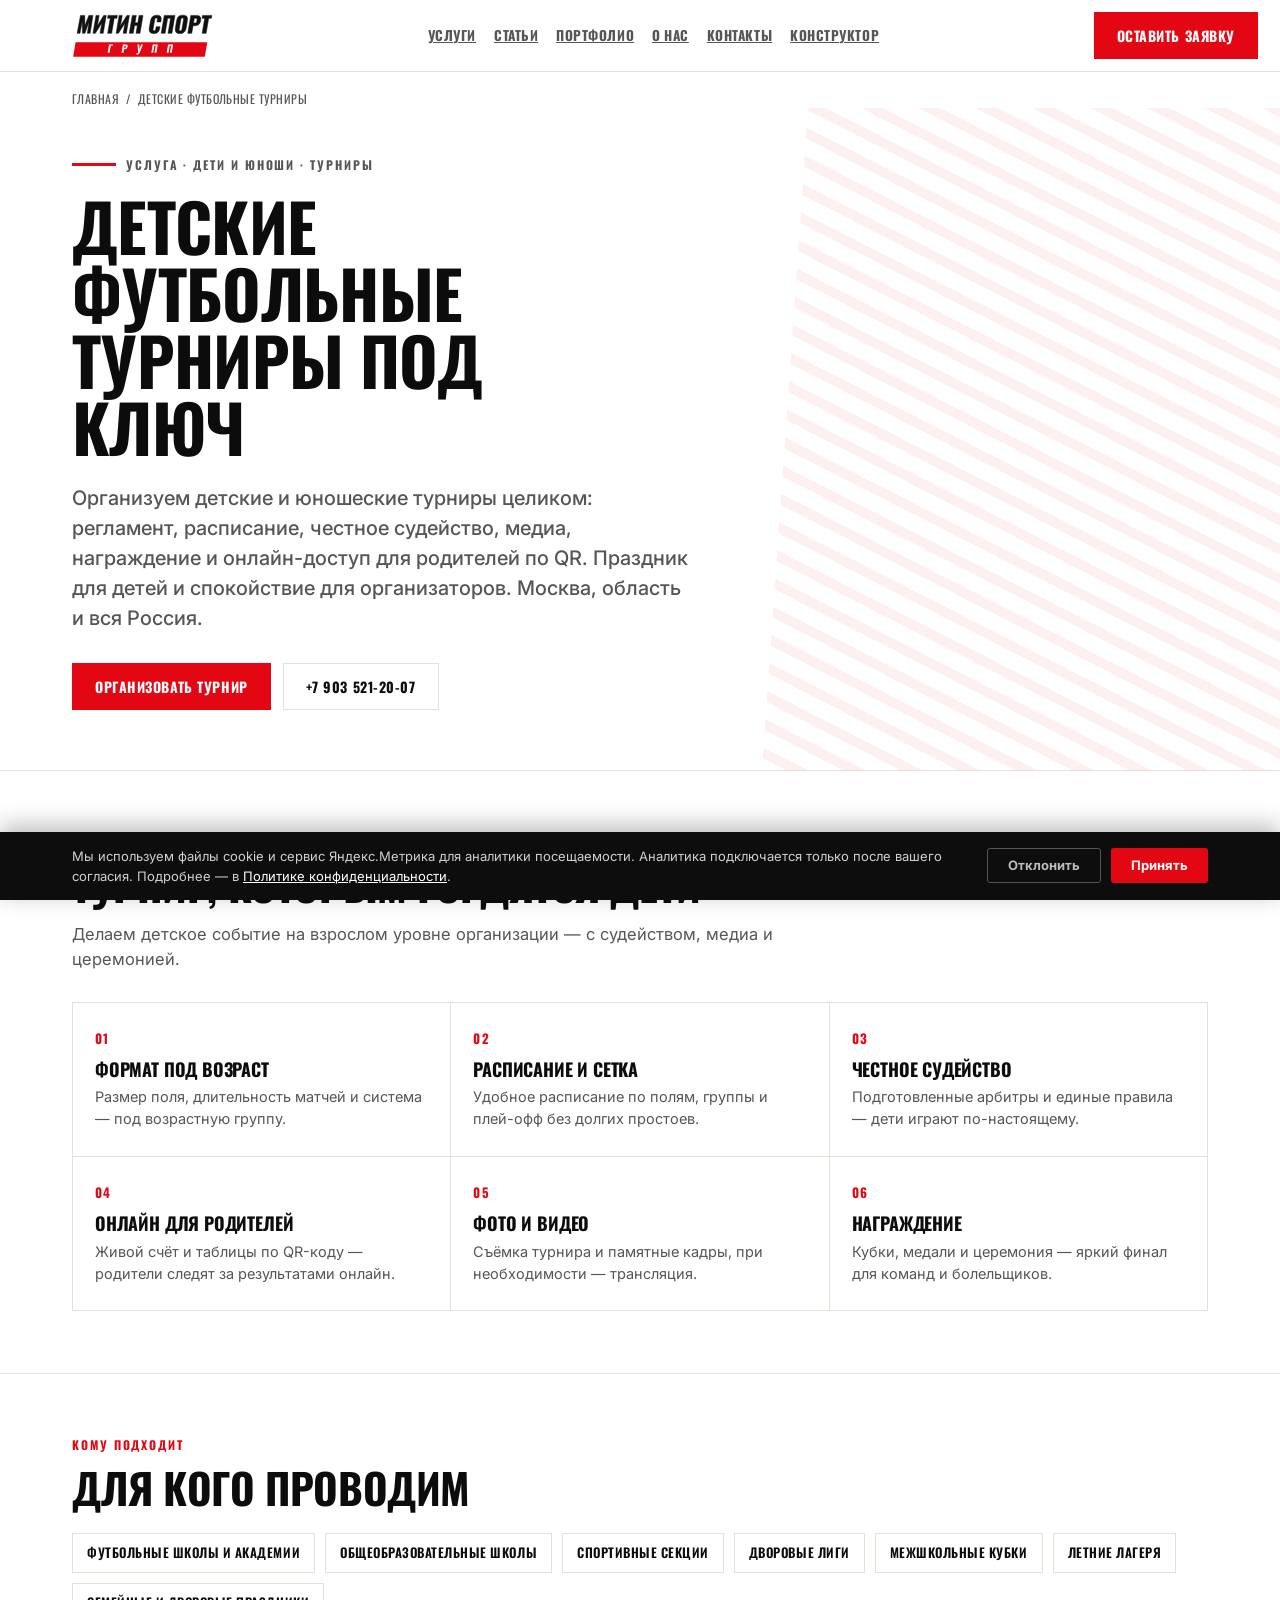
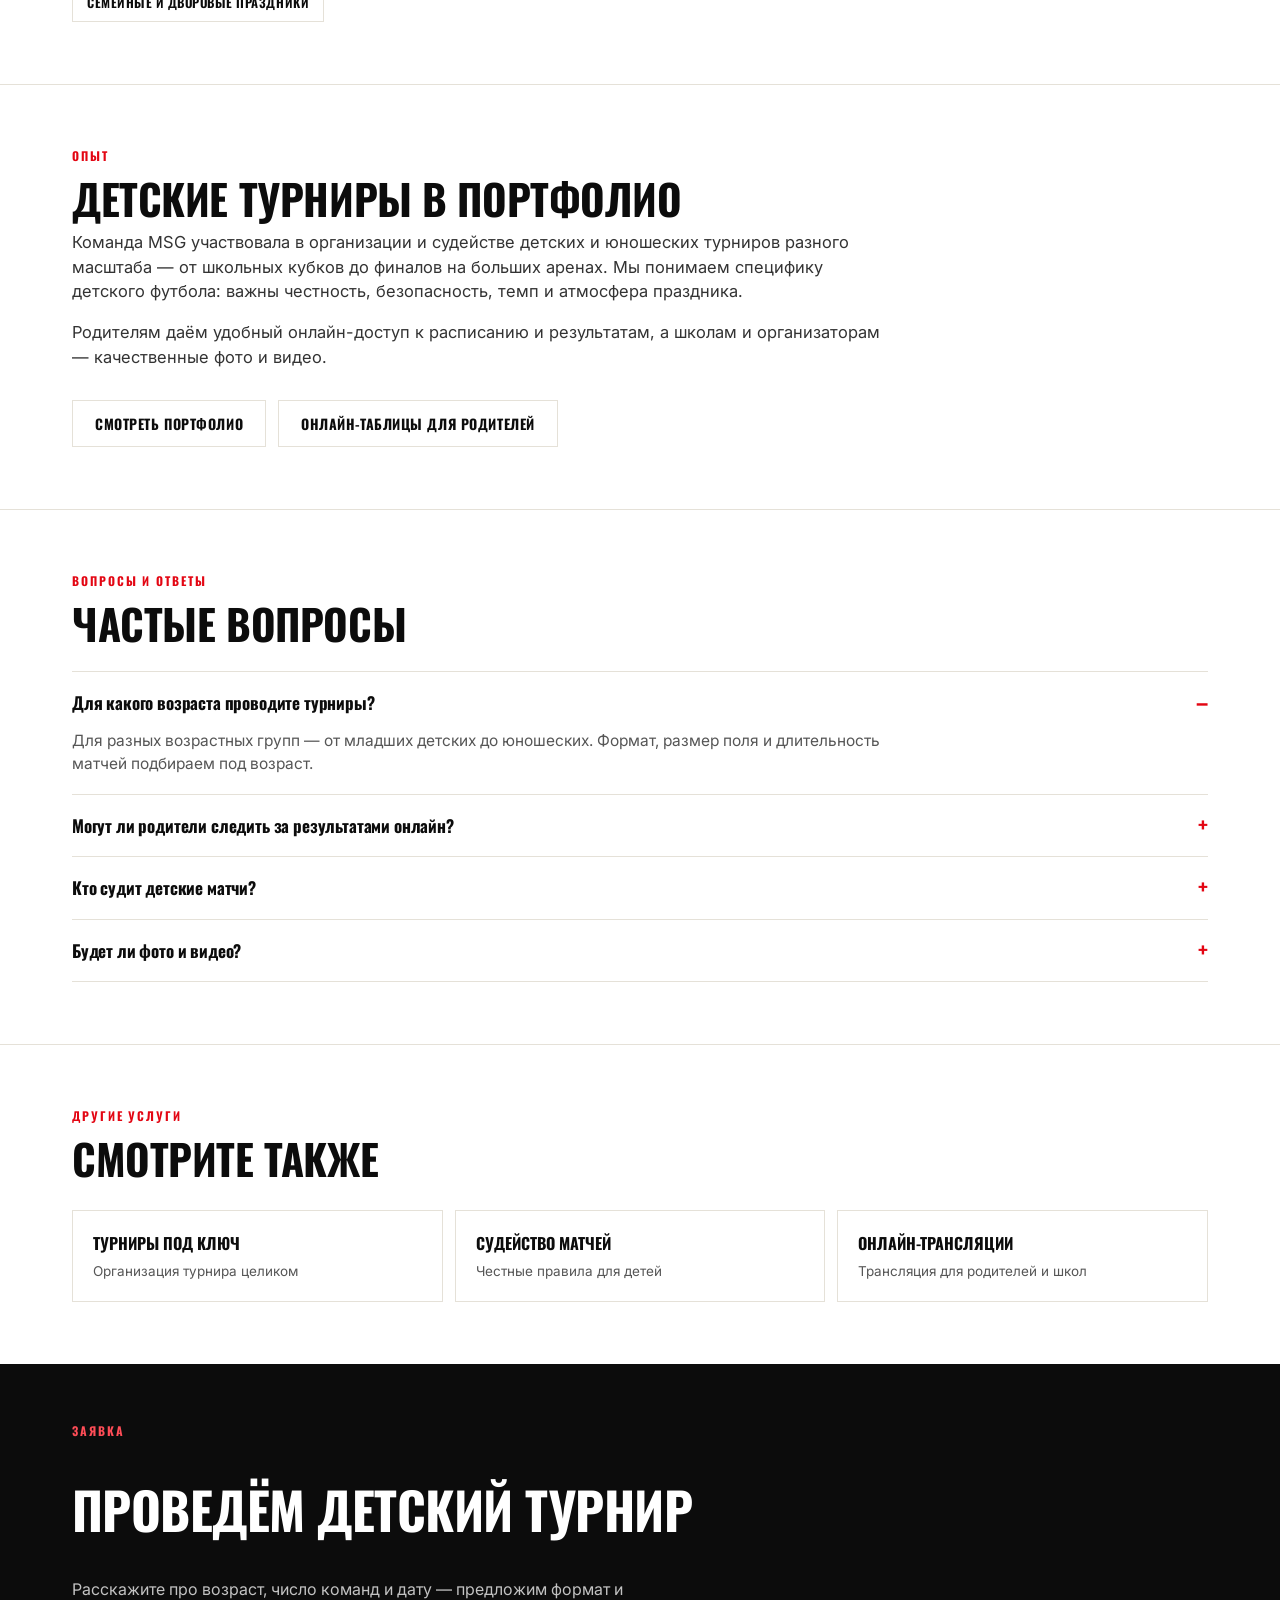
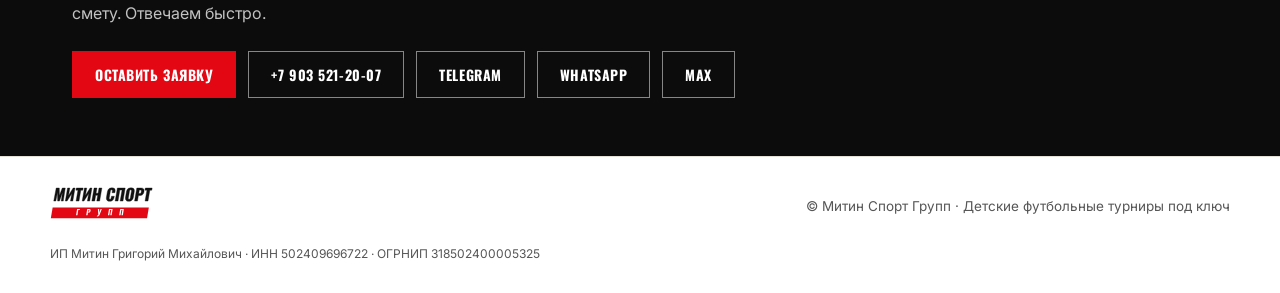
<file: detskie-futbolnye-turniry/index.html>
<!DOCTYPE html>
<html lang="ru">
<head>
  <meta charset="UTF-8" />
  <meta name="viewport" content="width=device-width, initial-scale=1.0" />
  <!-- Cookie consent + gated Yandex.Metrika -->
  <script src="/assets/cookie-consent.js" defer></script>
  <title>Детские футбольные турниры под ключ — организация и судейство | Митин Спорт Групп</title>
  <meta name="description" content="Организация детских и юношеских футбольных турниров под ключ: регламент, расписание, судейство, медиа, награждение и онлайн-доступ для родителей по QR. Москва, область и вся Россия." />
  <meta name="robots" content="index, follow" />
  <link rel="canonical" href="https://mitinsport.ru/detskie-futbolnye-turniry/" />
  <meta property="og:title" content="Детские футбольные турниры под ключ — Митин Спорт Групп" />
  <meta property="og:description" content="Организация детских и юношеских турниров: судейство, медиа, награждение и онлайн-таблицы для родителей по ссылке или QR-коду." />
  <meta property="og:type" content="website" />
  <meta property="og:url" content="https://mitinsport.ru/detskie-futbolnye-turniry/" />
  <meta property="og:site_name" content="Митин Спорт Групп" />
  <meta property="og:image" content="https://mitinsport.ru/assets/superheroes-winners.jpg" />
  <meta property="og:locale" content="ru_RU" />
  <meta name="twitter:card" content="summary_large_image" />
  <meta name="theme-color" content="#e30613" />
  <link rel="icon" href="/favicon.ico" sizes="any" />
  <link rel="icon" type="image/png" sizes="32x32" href="/assets/favicon-32.png" />
  <link rel="apple-touch-icon" href="/assets/apple-touch-icon.png" />
  <script type="application/ld+json">
  {
    "@context": "https://schema.org",
    "@graph": [
      { "@type": "Service", "name": "Организация детских футбольных турниров", "serviceType": "Детские и юношеские турниры", "provider": { "@type": "Organization", "name": "Митин Спорт Групп", "url": "https://mitinsport.ru/", "telephone": "+7-903-521-20-07" }, "areaServed": { "@type": "Country", "name": "Россия" }, "url": "https://mitinsport.ru/detskie-futbolnye-turniry/", "description": "Организация детских и юношеских футбольных турниров под ключ: регламент, судейство, медиа, награждение и онлайн-доступ для родителей." },
      { "@type": "BreadcrumbList", "itemListElement": [ { "@type": "ListItem", "position": 1, "name": "Главная", "item": "https://mitinsport.ru/" }, { "@type": "ListItem", "position": 2, "name": "Детские футбольные турниры", "item": "https://mitinsport.ru/detskie-futbolnye-turniry/" } ] },
      { "@type": "FAQPage", "mainEntity": [
        { "@type": "Question", "name": "Для какого возраста проводите турниры?", "acceptedAnswer": { "@type": "Answer", "text": "Организуем турниры для разных возрастных групп — от младших детских до юношеских. Формат, размер поля и длительность матчей подбираем под возраст участников." } },
        { "@type": "Question", "name": "Могут ли родители следить за результатами онлайн?", "acceptedAnswer": { "@type": "Answer", "text": "Да. Через Конструктор турниров родители видят расписание, живой счёт и таблицы онлайн — по ссылке или QR-коду, без установки приложений." } },
        { "@type": "Question", "name": "Кто судит детские матчи?", "acceptedAnswer": { "@type": "Answer", "text": "Судейство обеспечивают подготовленные арбитры. Направление курирует Григорий Митин — действующий судья всероссийской категории, поэтому дети играют по честным правилам." } },
        { "@type": "Question", "name": "Будет ли фото и видео с турнира?", "acceptedAnswer": { "@type": "Answer", "text": "Да, организуем фото- и видеосъёмку, при необходимости — трансляцию. Родители и школы получают качественные материалы и памятные кадры." } }
      ] }
    ]
  }
  </script>
  <link rel="preconnect" href="https://fonts.googleapis.com" />
  <link rel="preconnect" href="https://fonts.gstatic.com" crossorigin />
  <link href="https://fonts.googleapis.com/css2?family=Oswald:wght@500;600;700&family=Inter:wght@400;500;600;700&display=swap" rel="stylesheet" />
  <link rel="stylesheet" href="/assets/inner.css" />
</head>
<body>
  <header class="site-header">
    <div class="nav">
      <a class="brand" href="/"><img class="wm" src="/assets/logo-ru.svg" alt="Митин Спорт Групп" /></a>
      <nav class="nav-links"><a href="/#services">Услуги</a><a href="/statyi/">Статьи</a><a href="/#portfolio">Портфолио</a><a href="/#about">О нас</a><a href="/#contact">Контакты</a><a href="https://mitinsport.ru/constructor/" target="_blank" rel="noopener">Конструктор</a></nav>
      <a class="btn btn-red" href="/#contact">Оставить заявку</a>
    </div>
  </header>

  <main>
    <div class="wrap"><nav class="crumbs" aria-label="Хлебные крошки"><a href="/">Главная</a> &nbsp;/&nbsp; Детские футбольные турниры</nav></div>

    <section class="hero">
      <div class="wrap">
        <div class="eyebrow">Услуга · Дети и юноши · Турниры</div>
        <h1>Детские футбольные турниры под ключ</h1>
        <p class="lead">Организуем детские и юношеские турниры целиком: регламент, расписание, честное судейство, медиа, награждение и онлайн-доступ для родителей по QR. Праздник для детей и спокойствие для организаторов. Москва, область и вся Россия.</p>
        <div class="hero-actions">
          <a class="btn btn-red" href="/#contact">Организовать турнир</a>
          <a class="btn btn-ghost" href="tel:+79035212007">+7 903 521-20-07</a>
        </div>
      </div>
    </section>

    <section class="block">
      <div class="wrap">
        <div class="kick">Что входит</div>
        <h2>Турнир, которым гордятся дети</h2>
        <p>Делаем детское событие на взрослом уровне организации — с судейством, медиа и церемонией.</p>
        <div class="grid">
          <div class="cell"><div class="n">01</div><h3>Формат под возраст</h3><p>Размер поля, длительность матчей и система — под возрастную группу.</p></div>
          <div class="cell"><div class="n">02</div><h3>Расписание и сетка</h3><p>Удобное расписание по полям, группы и плей-офф без долгих простоев.</p></div>
          <div class="cell"><div class="n">03</div><h3>Честное судейство</h3><p>Подготовленные арбитры и единые правила — дети играют по-настоящему.</p></div>
          <div class="cell"><div class="n">04</div><h3>Онлайн для родителей</h3><p>Живой счёт и таблицы по QR-коду — родители следят за результатами онлайн.</p></div>
          <div class="cell"><div class="n">05</div><h3>Фото и видео</h3><p>Съёмка турнира и памятные кадры, при необходимости — трансляция.</p></div>
          <div class="cell"><div class="n">06</div><h3>Награждение</h3><p>Кубки, медали и церемония — яркий финал для команд и болельщиков.</p></div>
        </div>
      </div>
    </section>

    <section class="block">
      <div class="wrap">
        <div class="kick">Кому подходит</div>
        <h2>Для кого проводим</h2>
        <div class="tags"><span>Футбольные школы и академии</span><span>Общеобразовательные школы</span><span>Спортивные секции</span><span>Дворовые лиги</span><span>Межшкольные кубки</span><span>Летние лагеря</span><span>Семейные и дворовые праздники</span></div>
      </div>
    </section>

    <section class="block">
      <div class="wrap">
        <div class="kick">Опыт</div>
        <h2>Детские турниры в портфолио</h2>
        <div class="prose">
          <p>Команда MSG участвовала в организации и судействе детских и юношеских турниров разного масштаба — от школьных кубков до финалов на больших аренах. Мы понимаем специфику детского футбола: важны честность, безопасность, темп и атмосфера праздника.</p>
          <p>Родителям даём удобный онлайн-доступ к расписанию и результатам, а школам и организаторам — качественные фото и видео.</p>
        </div>
        <div class="hero-actions"><a class="btn btn-ghost" href="/#portfolio">Смотреть портфолио</a><a class="btn btn-ghost" href="https://mitinsport.ru/constructor/" target="_blank" rel="noopener">Онлайн-таблицы для родителей</a></div>
      </div>
    </section>

    <section class="block">
      <div class="wrap">
        <div class="kick">Вопросы и ответы</div>
        <h2>Частые вопросы</h2>
        <div class="faq">
          <details open><summary>Для какого возраста проводите турниры?</summary><p>Для разных возрастных групп — от младших детских до юношеских. Формат, размер поля и длительность матчей подбираем под возраст.</p></details>
          <details><summary>Могут ли родители следить за результатами онлайн?</summary><p>Да, через Конструктор турниров — расписание, живой счёт и таблицы по ссылке или QR-коду, без установки приложений.</p></details>
          <details><summary>Кто судит детские матчи?</summary><p>Подготовленные арбитры под кураторством Григория Митина — действующего судьи всероссийской категории.</p></details>
          <details><summary>Будет ли фото и видео?</summary><p>Да, организуем съёмку, при необходимости — трансляцию. Родители и школы получают памятные кадры.</p></details>
        </div>
      </div>
    </section>

    <section class="block">
      <div class="wrap">
        <div class="kick">Другие услуги</div>
        <h2>Смотрите также</h2>
        <div class="related">
          <a href="/organizaciya-futbolnyh-turnirov/"><b>Турниры под ключ</b><span>Организация турнира целиком</span></a>
          <a href="/sudeystvo-futbolnyh-matchey/"><b>Судейство матчей</b><span>Честные правила для детей</span></a>
          <a href="/translyacii-matchey/"><b>Онлайн-трансляции</b><span>Трансляция для родителей и школ</span></a>
        </div>
      </div>
    </section>

    <section class="cta">
      <div class="wrap">
        <div class="kick" style="color:#ff4d57">Заявка</div>
        <h2>Проведём детский турнир</h2>
        <p>Расскажите про возраст, число команд и дату — предложим формат и смету. Отвечаем быстро.</p>
        <div class="cta-row">
          <a class="btn btn-red" href="/#contact">Оставить заявку</a>
          <a class="btn btn-ghost" href="tel:+79035212007">+7 903 521-20-07</a>
          <a class="btn btn-ghost" href="https://t.me/mitinref" target="_blank" rel="noopener">Telegram</a>
          <a class="btn btn-ghost" href="https://wa.me/79035212007" target="_blank" rel="noopener">WhatsApp</a>
          <a class="btn btn-ghost" href="https://max.ru/u/f9LHodD0cOJxigG2ZFXCFRlha_XiLOePmWmyAnQXn7SpbkCbk9C6TY4qAB0" target="_blank" rel="noopener">MAX</a>
        </div>
      </div>
    </section>
  </main>

  <footer><div class="in"><a href="/"><img src="/assets/logo-ru.svg" alt="Митин Спорт Групп" /></a><span>© Митин Спорт Групп · Детские футбольные турниры под ключ</span><span class="req">ИП Митин Григорий Михайлович · ИНН 502409696722 · ОГРНИП 318502400005325</span></div></footer>

  <script>
    (function () {
      var ID = 110599203;
      var goal = function (name) { try { if (typeof ym === 'function') ym(ID, 'reachGoal', name); } catch (e) {} try { if (typeof gtag === 'function') gtag('event', name); } catch (e) {} };
      document.addEventListener('click', function (e) {
        var a = e.target.closest && e.target.closest('a'); if (!a) return;
        var href = (a.getAttribute('href') || '').toLowerCase();
        if (href.indexOf('tel:') === 0) goal('call');
        else if (href.indexOf('mailto:') === 0) goal('email');
        else if (href.indexOf('t.me/') > -1) goal('telegram');
        else if (href.indexOf('wa.me/') > -1) goal('whatsapp');
        else if (href.indexOf('max.ru') > -1) goal('max');
        else if (href.indexOf('/constructor') > -1) goal('constructor');
      }, true);
    })();
  </script>
</body>
</html>
</file>
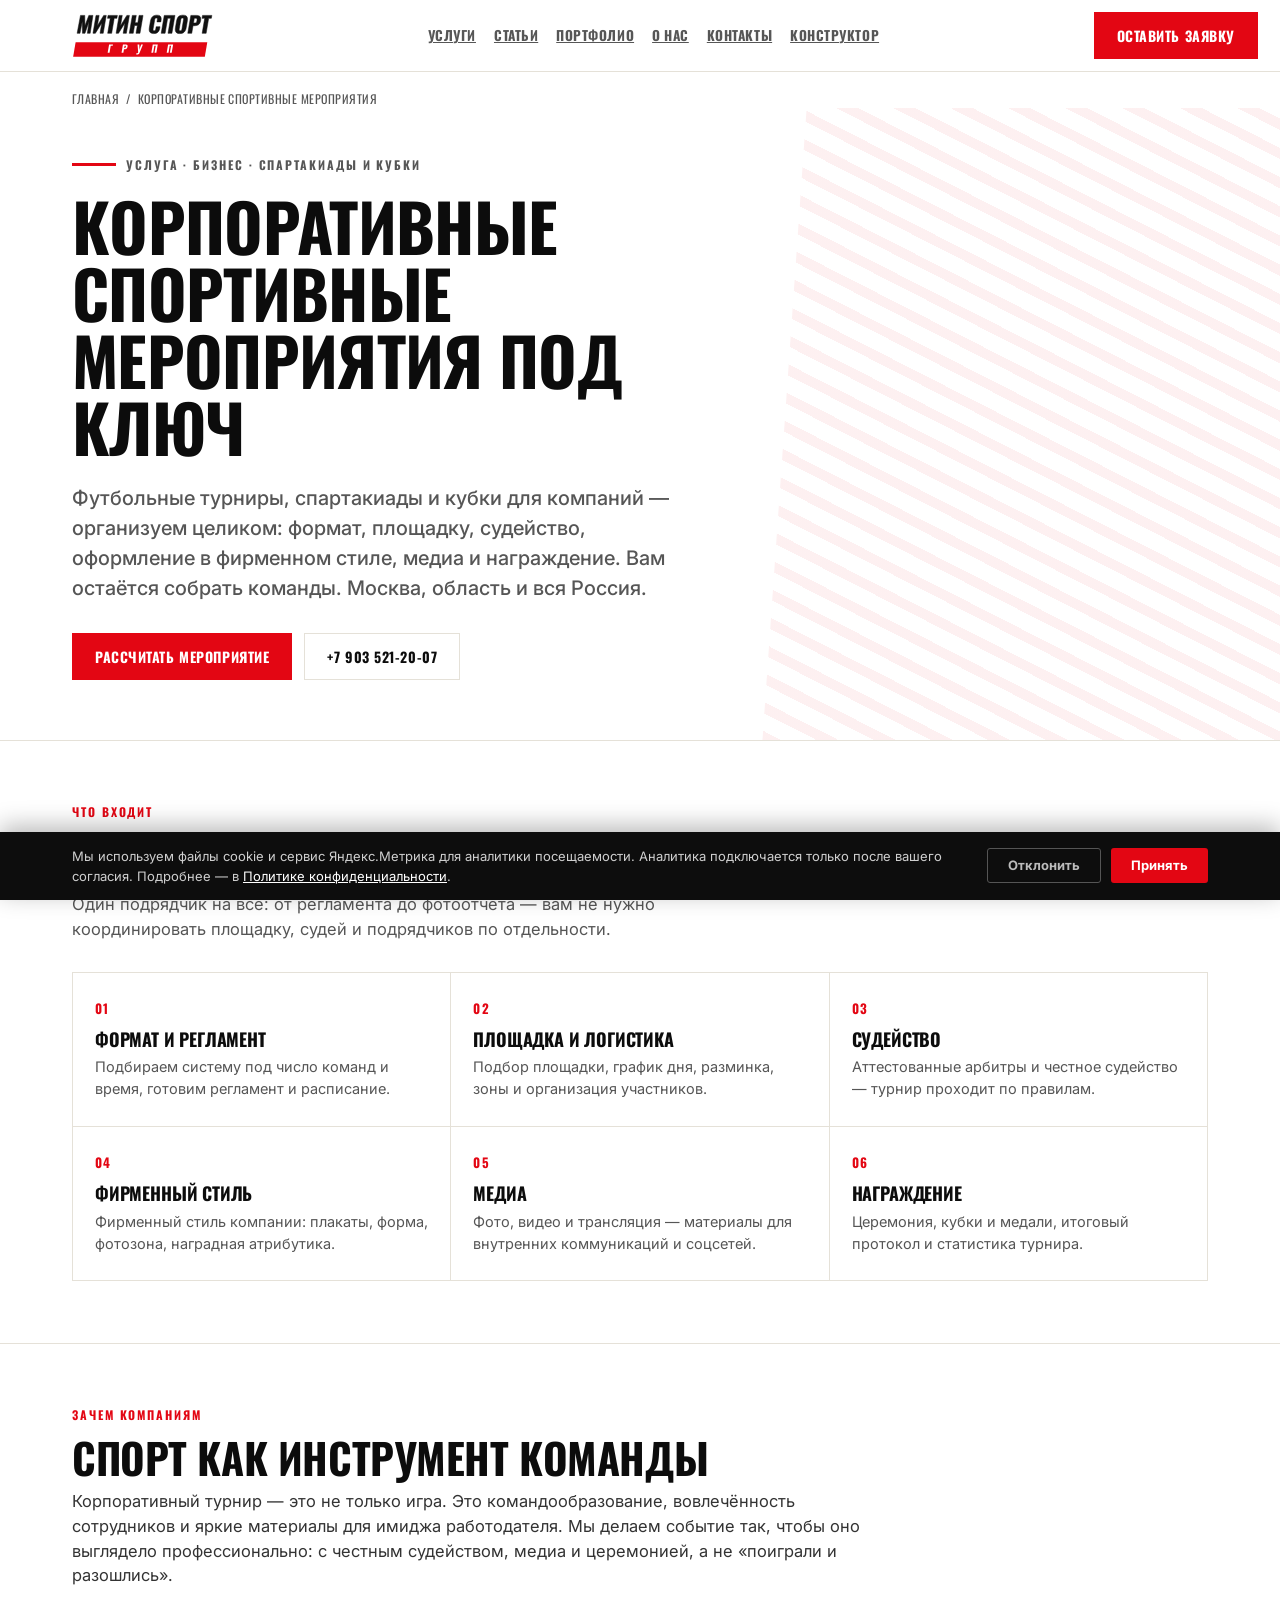
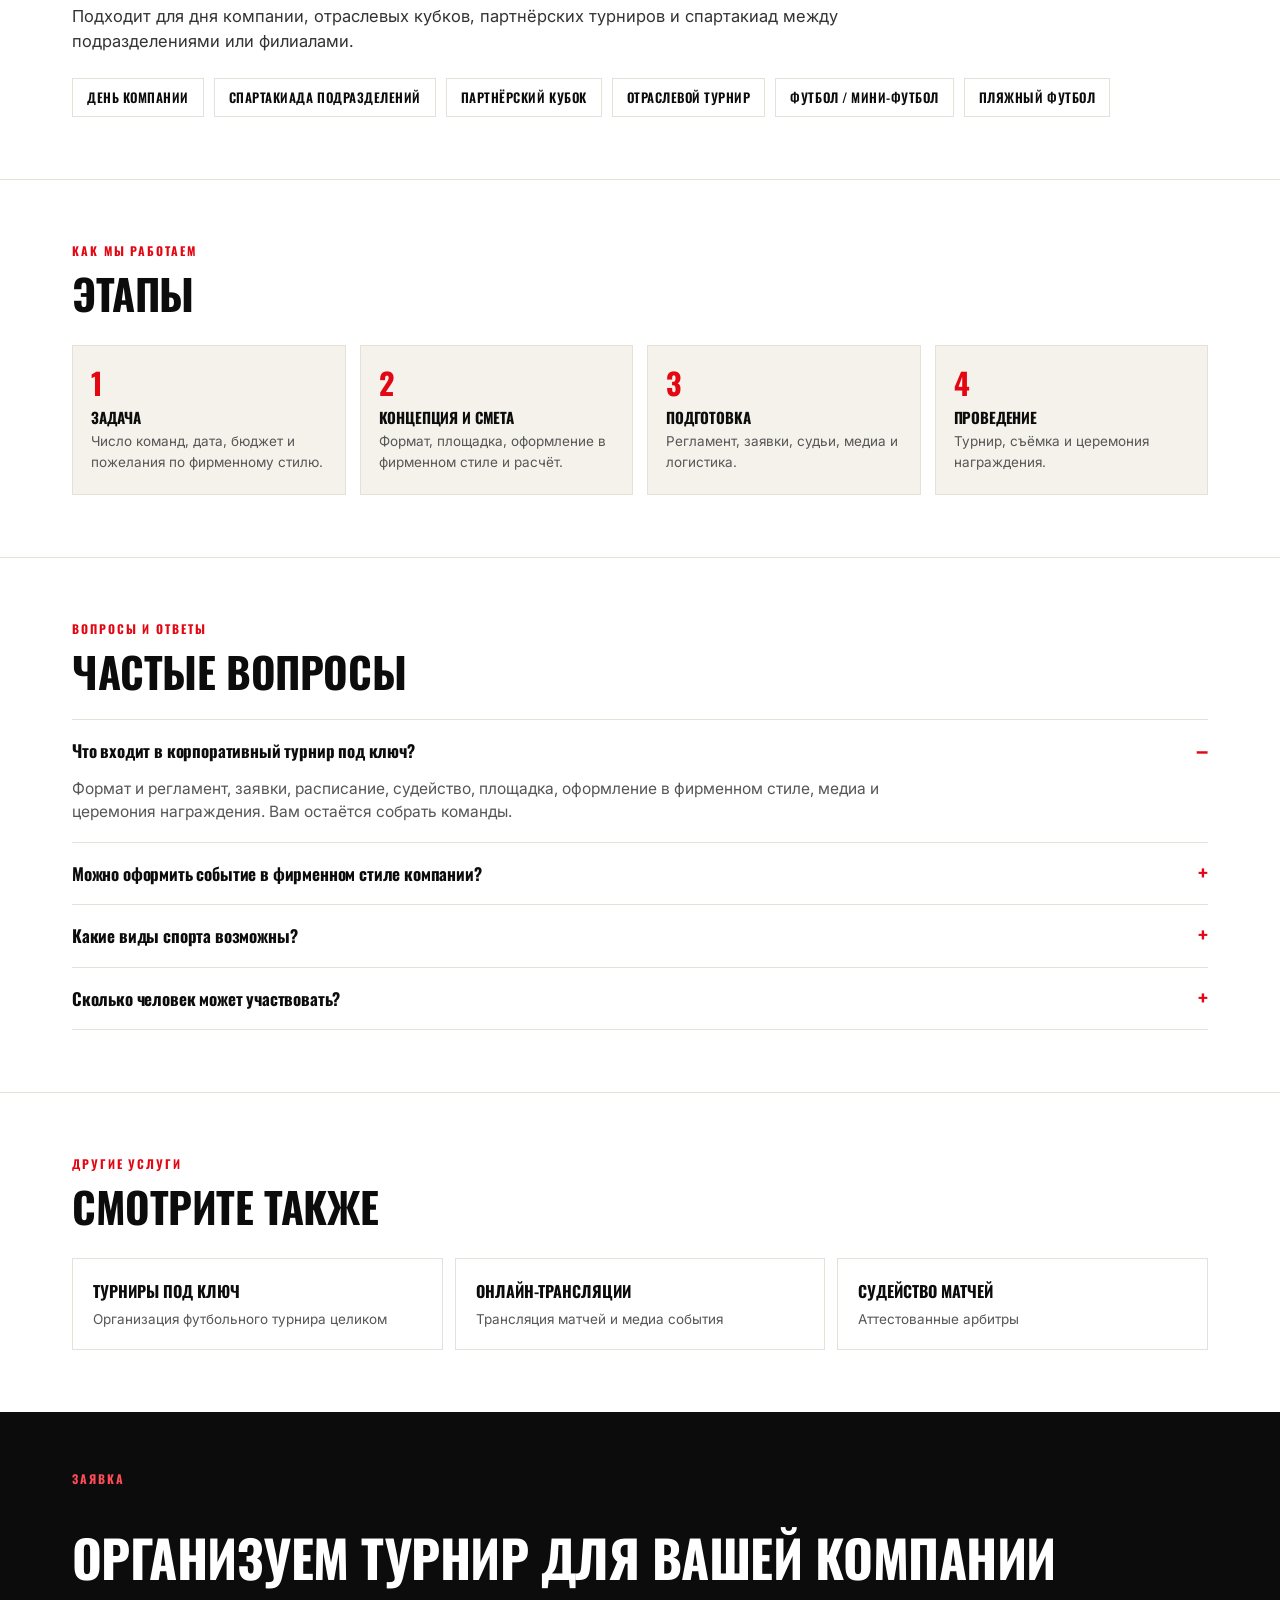
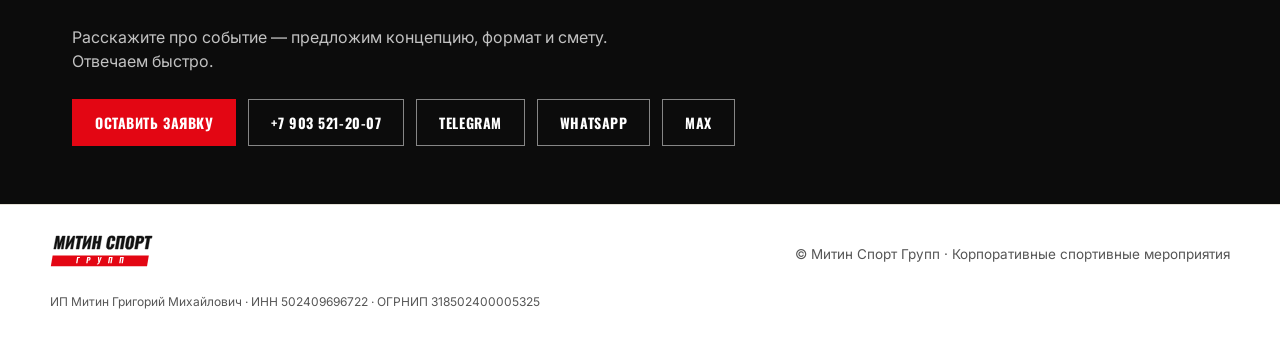
<file: korporativnye-sportivnye-meropriyatiya/index.html>
<!DOCTYPE html>
<html lang="ru">
<head>
  <meta charset="UTF-8" />
  <meta name="viewport" content="width=device-width, initial-scale=1.0" />
  <!-- Cookie consent + gated Yandex.Metrika -->
  <script src="/assets/cookie-consent.js" defer></script>
  <title>Корпоративные спортивные мероприятия и турниры под ключ — Митин Спорт Групп</title>
  <meta name="description" content="Организация корпоративных спортивных мероприятий: футбольные турниры, спартакиады и кубки для компаний под ключ. Оформление события в фирменном стиле, судейство, медиа и награждение. Москва и Россия." />
  <meta name="robots" content="index, follow" />
  <link rel="canonical" href="https://mitinsport.ru/korporativnye-sportivnye-meropriyatiya/" />
  <meta property="og:title" content="Корпоративные спортивные мероприятия под ключ — Митин Спорт Групп" />
  <meta property="og:description" content="Футбольные турниры, спартакиады и кубки для компаний: организация под ключ с оформлением в фирменном стиле, судейством, медиа и награждением." />
  <meta property="og:type" content="website" />
  <meta property="og:url" content="https://mitinsport.ru/korporativnye-sportivnye-meropriyatiya/" />
  <meta property="og:site_name" content="Митин Спорт Групп" />
  <meta property="og:image" content="https://mitinsport.ru/assets/superheroes-trophy.jpg" />
  <meta property="og:locale" content="ru_RU" />
  <meta name="twitter:card" content="summary_large_image" />
  <meta name="theme-color" content="#e30613" />
  <link rel="icon" href="/favicon.ico" sizes="any" />
  <link rel="icon" type="image/png" sizes="32x32" href="/assets/favicon-32.png" />
  <link rel="apple-touch-icon" href="/assets/apple-touch-icon.png" />
  <script type="application/ld+json">
  {
    "@context": "https://schema.org",
    "@graph": [
      { "@type": "Service", "name": "Корпоративные спортивные мероприятия под ключ", "serviceType": "Организация корпоративных мероприятий", "provider": { "@type": "Organization", "name": "Митин Спорт Групп", "url": "https://mitinsport.ru/", "telephone": "+7-903-521-20-07" }, "areaServed": { "@type": "Country", "name": "Россия" }, "url": "https://mitinsport.ru/korporativnye-sportivnye-meropriyatiya/", "description": "Корпоративные футбольные турниры, спартакиады и кубки под ключ: оформление в фирменном стиле, судейство, медиа и награждение." },
      { "@type": "BreadcrumbList", "itemListElement": [ { "@type": "ListItem", "position": 1, "name": "Главная", "item": "https://mitinsport.ru/" }, { "@type": "ListItem", "position": 2, "name": "Корпоративные спортивные мероприятия", "item": "https://mitinsport.ru/korporativnye-sportivnye-meropriyatiya/" } ] },
      { "@type": "FAQPage", "mainEntity": [
        { "@type": "Question", "name": "Что входит в корпоративный турнир под ключ?", "acceptedAnswer": { "@type": "Answer", "text": "Формат и регламент, заявки команд, расписание, судейская бригада, площадка, оформление события в фирменном стиле, медиа (фото/видео и трансляция) и церемония награждения. Вам остаётся собрать команды — остальное берём на себя." } },
        { "@type": "Question", "name": "Можно ли оформить событие в фирменном стиле компании?", "acceptedAnswer": { "@type": "Answer", "text": "Да. Оформляем событие в фирменном стиле компании: плакаты, форма, наградная атрибутика, трансляция в фирменном стиле и фотозона." } },
        { "@type": "Question", "name": "Какие виды спорта возможны?", "acceptedAnswer": { "@type": "Answer", "text": "Чаще всего это футбол, мини-футбол и пляжный футбол, но формат спартакиады может включать и другие дисциплины. Обсудим под вашу задачу." } },
        { "@type": "Question", "name": "Сколько человек может участвовать?", "acceptedAnswer": { "@type": "Answer", "text": "От небольшого турнира на несколько команд до масштабной спартакиады. Формат и расписание рассчитываем под число участников и площадку." } }
      ] }
    ]
  }
  </script>
  <link rel="preconnect" href="https://fonts.googleapis.com" />
  <link rel="preconnect" href="https://fonts.gstatic.com" crossorigin />
  <link href="https://fonts.googleapis.com/css2?family=Oswald:wght@500;600;700&family=Inter:wght@400;500;600;700&display=swap" rel="stylesheet" />
  <link rel="stylesheet" href="/assets/inner.css" />
</head>
<body>
  <header class="site-header">
    <div class="nav">
      <a class="brand" href="/"><img class="wm" src="/assets/logo-ru.svg" alt="Митин Спорт Групп" /></a>
      <nav class="nav-links"><a href="/#services">Услуги</a><a href="/statyi/">Статьи</a><a href="/#portfolio">Портфолио</a><a href="/#about">О нас</a><a href="/#contact">Контакты</a><a href="https://mitinsport.ru/constructor/" target="_blank" rel="noopener">Конструктор</a></nav>
      <a class="btn btn-red" href="/#contact">Оставить заявку</a>
    </div>
  </header>

  <main>
    <div class="wrap"><nav class="crumbs" aria-label="Хлебные крошки"><a href="/">Главная</a> &nbsp;/&nbsp; Корпоративные спортивные мероприятия</nav></div>

    <section class="hero">
      <div class="wrap">
        <div class="eyebrow">Услуга · Бизнес · Спартакиады и кубки</div>
        <h1>Корпоративные спортивные мероприятия под ключ</h1>
        <p class="lead">Футбольные турниры, спартакиады и кубки для компаний — организуем целиком: формат, площадку, судейство, оформление в фирменном стиле, медиа и награждение. Вам остаётся собрать команды. Москва, область и вся Россия.</p>
        <div class="hero-actions">
          <a class="btn btn-red" href="/#contact">Рассчитать мероприятие</a>
          <a class="btn btn-ghost" href="tel:+79035212007">+7 903 521-20-07</a>
        </div>
      </div>
    </section>

    <section class="block">
      <div class="wrap">
        <div class="kick">Что входит</div>
        <h2>Событие без хлопот для заказчика</h2>
        <p>Один подрядчик на всё: от регламента до фотоотчёта — вам не нужно координировать площадку, судей и подрядчиков по отдельности.</p>
        <div class="grid">
          <div class="cell"><div class="n">01</div><h3>Формат и регламент</h3><p>Подбираем систему под число команд и время, готовим регламент и расписание.</p></div>
          <div class="cell"><div class="n">02</div><h3>Площадка и логистика</h3><p>Подбор площадки, график дня, разминка, зоны и организация участников.</p></div>
          <div class="cell"><div class="n">03</div><h3>Судейство</h3><p>Аттестованные арбитры и честное судейство — турнир проходит по правилам.</p></div>
          <div class="cell"><div class="n">04</div><h3>Фирменный стиль</h3><p>Фирменный стиль компании: плакаты, форма, фотозона, наградная атрибутика.</p></div>
          <div class="cell"><div class="n">05</div><h3>Медиа</h3><p>Фото, видео и трансляция — материалы для внутренних коммуникаций и соцсетей.</p></div>
          <div class="cell"><div class="n">06</div><h3>Награждение</h3><p>Церемония, кубки и медали, итоговый протокол и статистика турнира.</p></div>
        </div>
      </div>
    </section>

    <section class="block">
      <div class="wrap">
        <div class="kick">Зачем компаниям</div>
        <h2>Спорт как инструмент команды</h2>
        <div class="prose">
          <p>Корпоративный турнир — это не только игра. Это командообразование, вовлечённость сотрудников и яркие материалы для имиджа работодателя. Мы делаем событие так, чтобы оно выглядело профессионально: с честным судейством, медиа и церемонией, а не «поиграли и разошлись».</p>
          <p>Подходит для дня компании, отраслевых кубков, партнёрских турниров и спартакиад между подразделениями или филиалами.</p>
        </div>
        <div class="tags"><span>День компании</span><span>Спартакиада подразделений</span><span>Партнёрский кубок</span><span>Отраслевой турнир</span><span>Футбол / мини-футбол</span><span>Пляжный футбол</span></div>
      </div>
    </section>

    <section class="block">
      <div class="wrap">
        <div class="kick">Как мы работаем</div>
        <h2>Этапы</h2>
        <div class="steps four">
          <div class="step"><div class="num">1</div><h3>Задача</h3><p>Число команд, дата, бюджет и пожелания по фирменному стилю.</p></div>
          <div class="step"><div class="num">2</div><h3>Концепция и смета</h3><p>Формат, площадка, оформление в фирменном стиле и расчёт.</p></div>
          <div class="step"><div class="num">3</div><h3>Подготовка</h3><p>Регламент, заявки, судьи, медиа и логистика.</p></div>
          <div class="step"><div class="num">4</div><h3>Проведение</h3><p>Турнир, съёмка и церемония награждения.</p></div>
        </div>
      </div>
    </section>

    <section class="block">
      <div class="wrap">
        <div class="kick">Вопросы и ответы</div>
        <h2>Частые вопросы</h2>
        <div class="faq">
          <details open><summary>Что входит в корпоративный турнир под ключ?</summary><p>Формат и регламент, заявки, расписание, судейство, площадка, оформление в фирменном стиле, медиа и церемония награждения. Вам остаётся собрать команды.</p></details>
          <details><summary>Можно оформить событие в фирменном стиле компании?</summary><p>Да — плакаты, форма, наградная атрибутика, трансляция в фирменном стиле и фотозона в фирменном стиле.</p></details>
          <details><summary>Какие виды спорта возможны?</summary><p>Чаще футбол, мини-футбол и пляжный футбол; спартакиада может включать и другие дисциплины.</p></details>
          <details><summary>Сколько человек может участвовать?</summary><p>От небольшого турнира до масштабной спартакиады — рассчитаем формат под число участников и площадку.</p></details>
        </div>
      </div>
    </section>

    <section class="block">
      <div class="wrap">
        <div class="kick">Другие услуги</div>
        <h2>Смотрите также</h2>
        <div class="related">
          <a href="/organizaciya-futbolnyh-turnirov/"><b>Турниры под ключ</b><span>Организация футбольного турнира целиком</span></a>
          <a href="/translyacii-matchey/"><b>Онлайн-трансляции</b><span>Трансляция матчей и медиа события</span></a>
          <a href="/sudeystvo-futbolnyh-matchey/"><b>Судейство матчей</b><span>Аттестованные арбитры</span></a>
        </div>
      </div>
    </section>

    <section class="cta">
      <div class="wrap">
        <div class="kick" style="color:#ff4d57">Заявка</div>
        <h2>Организуем турнир для вашей компании</h2>
        <p>Расскажите про событие — предложим концепцию, формат и смету. Отвечаем быстро.</p>
        <div class="cta-row">
          <a class="btn btn-red" href="/#contact">Оставить заявку</a>
          <a class="btn btn-ghost" href="tel:+79035212007">+7 903 521-20-07</a>
          <a class="btn btn-ghost" href="https://t.me/mitinref" target="_blank" rel="noopener">Telegram</a>
          <a class="btn btn-ghost" href="https://wa.me/79035212007" target="_blank" rel="noopener">WhatsApp</a>
          <a class="btn btn-ghost" href="https://max.ru/u/f9LHodD0cOJxigG2ZFXCFRlha_XiLOePmWmyAnQXn7SpbkCbk9C6TY4qAB0" target="_blank" rel="noopener">MAX</a>
        </div>
      </div>
    </section>
  </main>

  <footer><div class="in"><a href="/"><img src="/assets/logo-ru.svg" alt="Митин Спорт Групп" /></a><span>© Митин Спорт Групп · Корпоративные спортивные мероприятия</span><span class="req">ИП Митин Григорий Михайлович · ИНН 502409696722 · ОГРНИП 318502400005325</span></div></footer>

  <script>
    (function () {
      var ID = 110599203;
      var goal = function (name) { try { if (typeof ym === 'function') ym(ID, 'reachGoal', name); } catch (e) {} try { if (typeof gtag === 'function') gtag('event', name); } catch (e) {} };
      document.addEventListener('click', function (e) {
        var a = e.target.closest && e.target.closest('a'); if (!a) return;
        var href = (a.getAttribute('href') || '').toLowerCase();
        if (href.indexOf('tel:') === 0) goal('call');
        else if (href.indexOf('mailto:') === 0) goal('email');
        else if (href.indexOf('t.me/') > -1) goal('telegram');
        else if (href.indexOf('wa.me/') > -1) goal('whatsapp');
        else if (href.indexOf('max.ru') > -1) goal('max');
        else if (href.indexOf('/constructor') > -1) goal('constructor');
      }, true);
    })();
  </script>
</body>
</html>
</file>
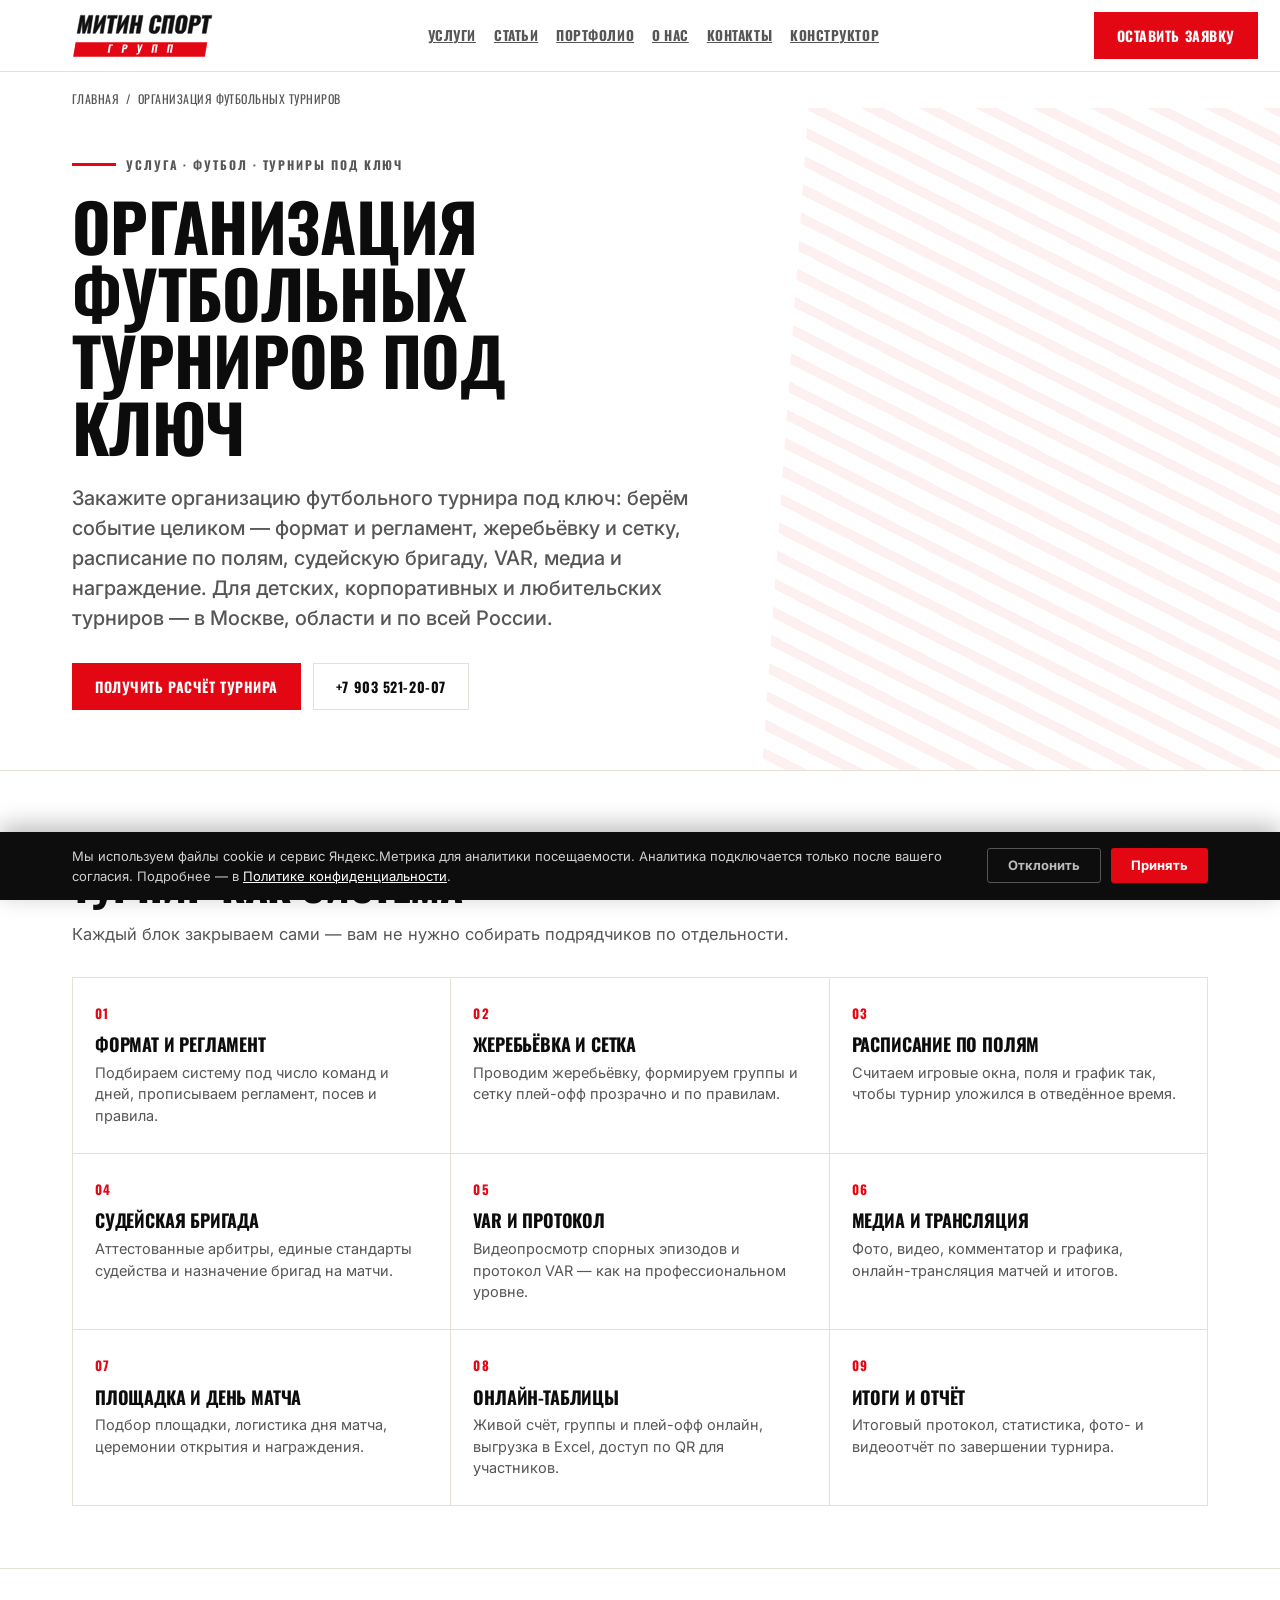
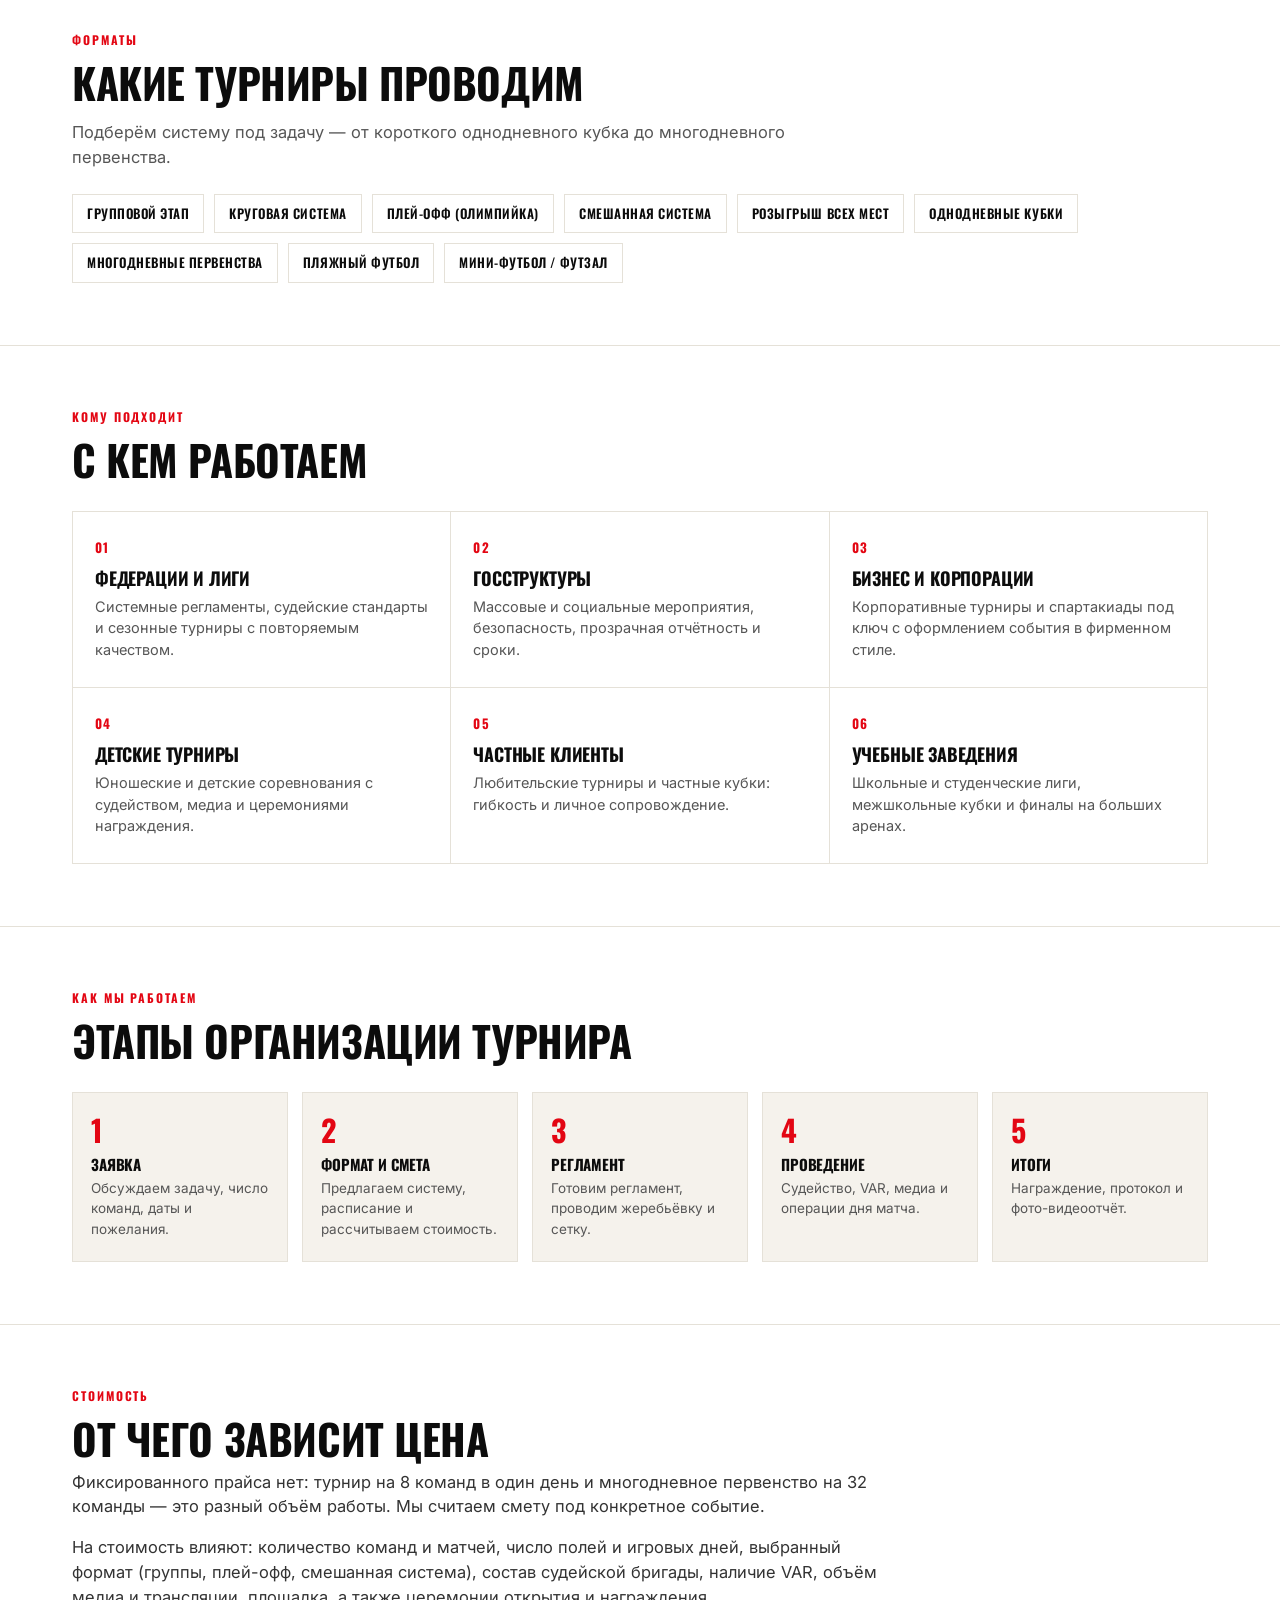
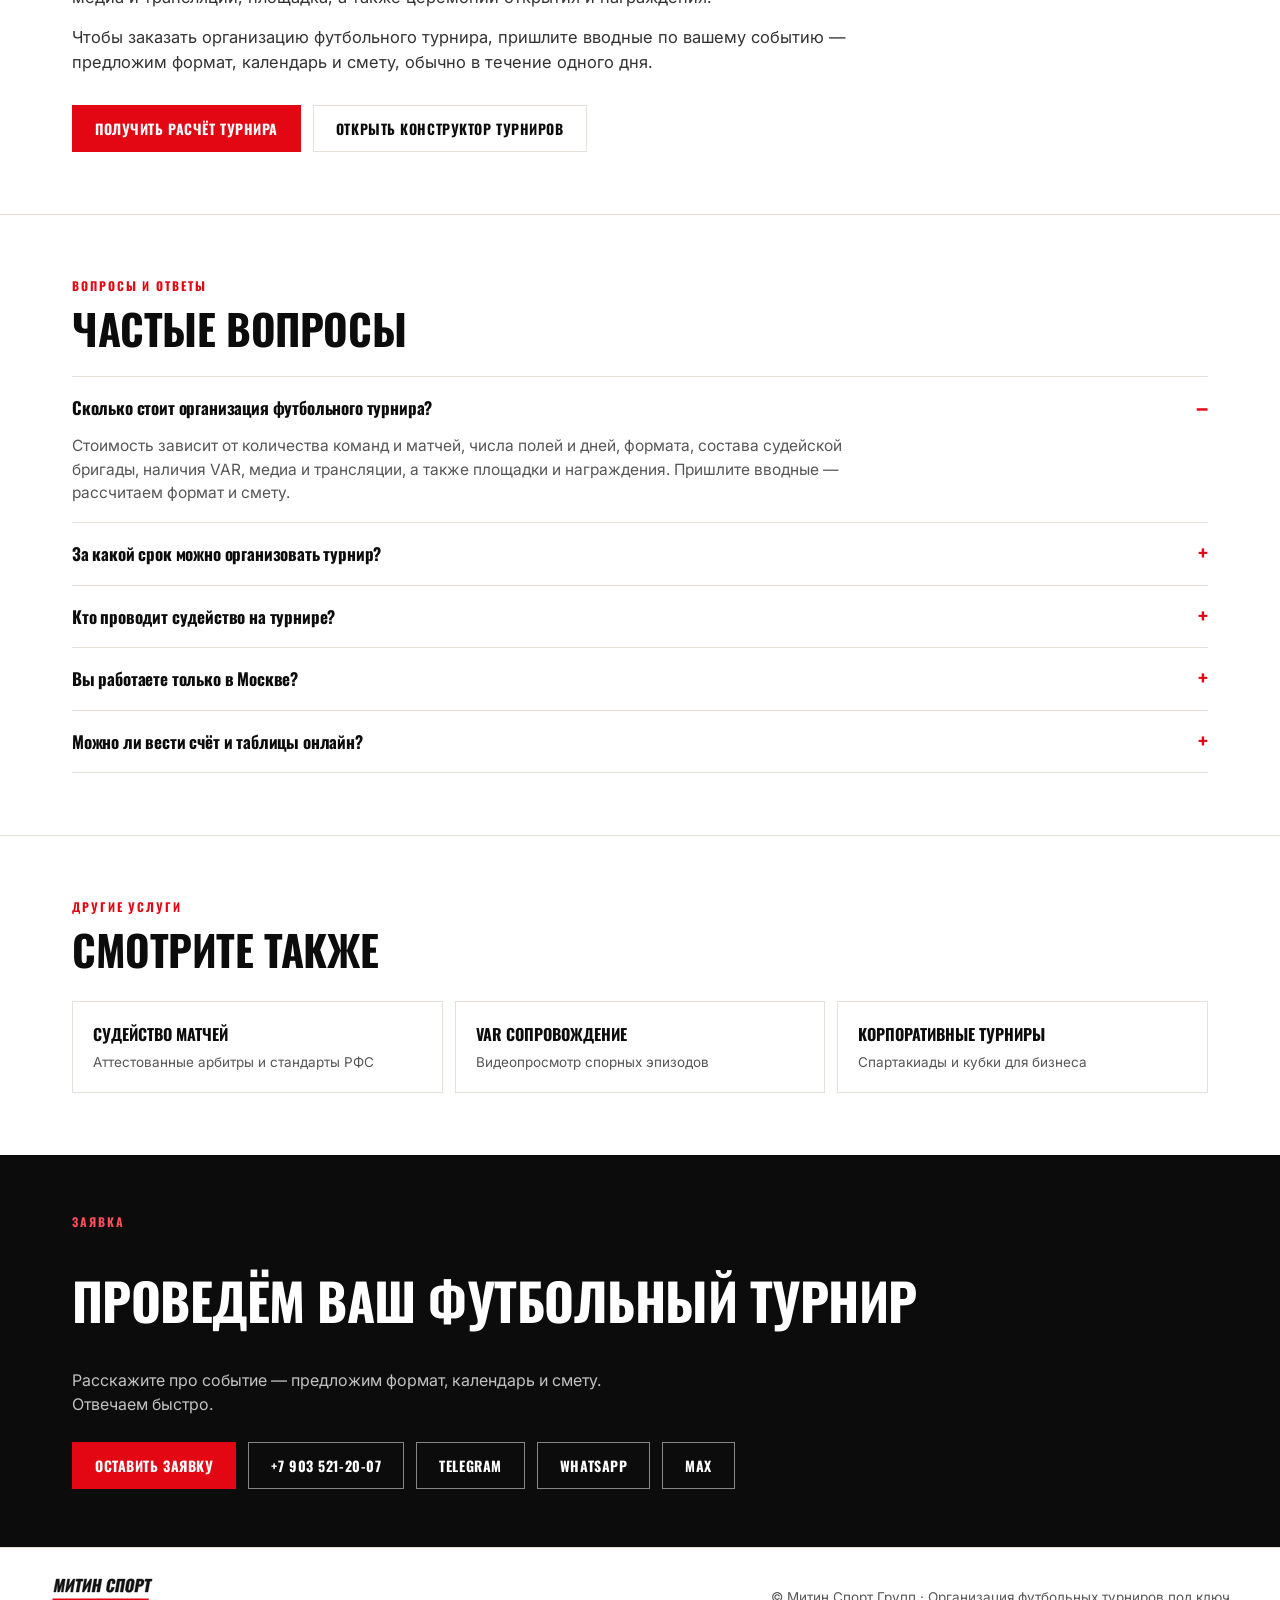
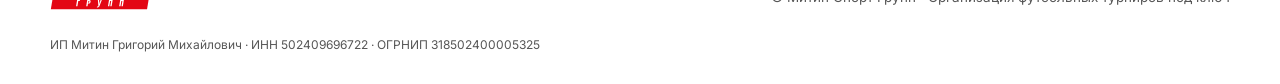
<file: organizaciya-futbolnyh-turnirov/index.html>
<!DOCTYPE html>
<html lang="ru">
<head>
  <meta charset="UTF-8" />
  <meta name="viewport" content="width=device-width, initial-scale=1.0" />
  <!-- Cookie consent + gated Yandex.Metrika -->
  <script src="/assets/cookie-consent.js" defer></script>
  <title>Заказать организацию футбольного турнира под ключ в Москве и России — Митин Спорт Групп</title>
  <meta name="description" content="Закажите организацию футбольного турнира под ключ: регламент, посев и сетка, расписание, судейская бригада, VAR, медиа и награждение. Для детских, корпоративных и любительских турниров. Москва, область и вся Россия." />
  <meta name="robots" content="index, follow" />
  <link rel="canonical" href="https://mitinsport.ru/organizaciya-futbolnyh-turnirov/" />
  <meta property="og:title" content="Организация футбольных турниров под ключ — Митин Спорт Групп" />
  <meta property="og:description" content="Регламент, судейство, VAR, медиа и награждение. Проведём ваш футбольный турнир от заявки до финального свистка." />
  <meta property="og:type" content="website" />
  <meta property="og:url" content="https://mitinsport.ru/organizaciya-futbolnyh-turnirov/" />
  <meta property="og:site_name" content="Митин Спорт Групп" />
  <meta property="og:image" content="https://mitinsport.ru/assets/champ2026-4.jpg" />
  <meta property="og:locale" content="ru_RU" />
  <meta name="twitter:card" content="summary_large_image" />
  <meta name="theme-color" content="#e30613" />
  <link rel="icon" href="/favicon.ico" sizes="any" />
  <link rel="icon" type="image/png" sizes="32x32" href="/assets/favicon-32.png" />
  <link rel="apple-touch-icon" href="/assets/apple-touch-icon.png" />
  <script type="application/ld+json">
  {
    "@context": "https://schema.org",
    "@graph": [
      { "@type": "Service", "name": "Организация футбольных турниров под ключ", "serviceType": "Организация и проведение футбольных турниров", "provider": { "@type": "Organization", "name": "Митин Спорт Групп", "url": "https://mitinsport.ru/", "telephone": "+7-903-521-20-07" }, "areaServed": { "@type": "Country", "name": "Россия" }, "url": "https://mitinsport.ru/organizaciya-futbolnyh-turnirov/", "description": "Организация футбольного турнира под ключ: регламент, жеребьёвка и сетка, расписание, судейская бригада, VAR, медиа и награждение." },
      { "@type": "BreadcrumbList", "itemListElement": [ { "@type": "ListItem", "position": 1, "name": "Главная", "item": "https://mitinsport.ru/" }, { "@type": "ListItem", "position": 2, "name": "Организация футбольных турниров", "item": "https://mitinsport.ru/organizaciya-futbolnyh-turnirov/" } ] },
      { "@type": "FAQPage", "mainEntity": [
        { "@type": "Question", "name": "Сколько стоит организация футбольного турнира?", "acceptedAnswer": { "@type": "Answer", "text": "Стоимость зависит от количества команд и матчей, числа полей и дней, формата (группы, плей-офф, смешанная система), состава судейской бригады, наличия VAR, медиа и трансляции, а также площадки и церемонии награждения. Пришлите вводные — рассчитаем формат и смету." } },
        { "@type": "Question", "name": "За какой срок можно организовать турнир?", "acceptedAnswer": { "@type": "Answer", "text": "Небольшой любительский или корпоративный турнир можно подготовить за 1–2 недели, крупное многодневное событие — заранее. Чем раньше вы обратитесь, тем больше вариантов площадок и дат." } },
        { "@type": "Question", "name": "Кто проводит судейство на турнире?", "acceptedAnswer": { "@type": "Answer", "text": "Судейское сопровождение обеспечивают аттестованные арбитры. Основатель Митин Спорт Групп Григорий Митин — действующий футбольный судья всероссийской категории, лично отвечает за судейские стандарты турнира." } },
        { "@type": "Question", "name": "Вы работаете только в Москве?", "acceptedAnswer": { "@type": "Answer", "text": "Базово работаем по Москве и Московской области, а также организуем выездные турниры по России. Регион и площадку обсуждаем на этапе расчёта." } },
        { "@type": "Question", "name": "Можно ли вести счёт и таблицы онлайн?", "acceptedAnswer": { "@type": "Answer", "text": "Да. Для этого есть Конструктор турниров: расписание по полям, группы и плей-офф, живой счёт и автоматические таблицы, выгрузка в Excel и онлайн-доступ для участников и родителей по ссылке или QR-коду." } }
      ] }
    ]
  }
  </script>
  <link rel="preconnect" href="https://fonts.googleapis.com" />
  <link rel="preconnect" href="https://fonts.gstatic.com" crossorigin />
  <link href="https://fonts.googleapis.com/css2?family=Oswald:wght@500;600;700&family=Inter:wght@400;500;600;700&display=swap" rel="stylesheet" />
  <link rel="stylesheet" href="/assets/inner.css" />
</head>
<body>
  <header class="site-header">
    <div class="nav">
      <a class="brand" href="/">
        
        <img class="wm" src="/assets/logo-ru.svg" alt="Митин Спорт Групп" />
      </a>
      <nav class="nav-links">
        <a href="/#services">Услуги</a>
        <a href="/statyi/">Статьи</a>
        <a href="/#portfolio">Портфолио</a>
        <a href="/#about">О нас</a>
        <a href="/#contact">Контакты</a>
        <a href="https://mitinsport.ru/constructor/" target="_blank" rel="noopener">Конструктор</a>
      </nav>
      <a class="btn btn-red" href="/#contact">Оставить заявку</a>
    </div>
  </header>

  <main>
    <div class="wrap"><nav class="crumbs" aria-label="Хлебные крошки"><a href="/">Главная</a> &nbsp;/&nbsp; Организация футбольных турниров</nav></div>

    <section class="hero">
      <div class="wrap">
        <div class="eyebrow">Услуга · Футбол · Турниры под ключ</div>
        <h1>Организация футбольных турниров под ключ</h1>
        <p class="lead">Закажите организацию футбольного турнира под ключ: берём событие целиком — формат и регламент, жеребьёвку и сетку, расписание по полям, судейскую бригаду, VAR, медиа и награждение. Для детских, корпоративных и любительских турниров — в Москве, области и по всей России.</p>
        <div class="hero-actions">
          <a class="btn btn-red" href="/#contact">Получить расчёт турнира</a>
          <a class="btn btn-ghost" href="tel:+79035212007">+7 903 521-20-07</a>
        </div>
      </div>
    </section>

    <section class="block">
      <div class="wrap">
        <div class="kick">Что входит в услугу</div>
        <h2>Турнир как система</h2>
        <p>Каждый блок закрываем сами — вам не нужно собирать подрядчиков по отдельности.</p>
        <div class="grid">
          <div class="cell"><div class="n">01</div><h3>Формат и регламент</h3><p>Подбираем систему под число команд и дней, прописываем регламент, посев и правила.</p></div>
          <div class="cell"><div class="n">02</div><h3>Жеребьёвка и сетка</h3><p>Проводим жеребьёвку, формируем группы и сетку плей-офф прозрачно и по правилам.</p></div>
          <div class="cell"><div class="n">03</div><h3>Расписание по полям</h3><p>Считаем игровые окна, поля и график так, чтобы турнир уложился в отведённое время.</p></div>
          <div class="cell"><div class="n">04</div><h3>Судейская бригада</h3><p>Аттестованные арбитры, единые стандарты судейства и назначение бригад на матчи.</p></div>
          <div class="cell"><div class="n">05</div><h3>VAR и протокол</h3><p>Видеопросмотр спорных эпизодов и протокол VAR — как на профессиональном уровне.</p></div>
          <div class="cell"><div class="n">06</div><h3>Медиа и трансляция</h3><p>Фото, видео, комментатор и графика, онлайн-трансляция матчей и итогов.</p></div>
          <div class="cell"><div class="n">07</div><h3>Площадка и день матча</h3><p>Подбор площадки, логистика дня матча, церемонии открытия и награждения.</p></div>
          <div class="cell"><div class="n">08</div><h3>Онлайн-таблицы</h3><p>Живой счёт, группы и плей-офф онлайн, выгрузка в Excel, доступ по QR для участников.</p></div>
          <div class="cell"><div class="n">09</div><h3>Итоги и отчёт</h3><p>Итоговый протокол, статистика, фото- и видеоотчёт по завершении турнира.</p></div>
        </div>
      </div>
    </section>

    <section class="block">
      <div class="wrap">
        <div class="kick">Форматы</div>
        <h2>Какие турниры проводим</h2>
        <p>Подберём систему под задачу — от короткого однодневного кубка до многодневного первенства.</p>
        <div class="tags">
          <span>Групповой этап</span><span>Круговая система</span><span>Плей-офф (олимпийка)</span><span>Смешанная система</span><span>Розыгрыш всех мест</span><span>Однодневные кубки</span><span>Многодневные первенства</span><span>Пляжный футбол</span><span>Мини-футбол / футзал</span>
        </div>
      </div>
    </section>

    <section class="block">
      <div class="wrap">
        <div class="kick">Кому подходит</div>
        <h2>С кем работаем</h2>
        <div class="grid">
          <div class="cell"><div class="n">01</div><h3>Федерации и лиги</h3><p>Системные регламенты, судейские стандарты и сезонные турниры с повторяемым качеством.</p></div>
          <div class="cell"><div class="n">02</div><h3>Госструктуры</h3><p>Массовые и социальные мероприятия, безопасность, прозрачная отчётность и сроки.</p></div>
          <div class="cell"><div class="n">03</div><h3>Бизнес и корпорации</h3><p>Корпоративные турниры и спартакиады под ключ с оформлением события в фирменном стиле.</p></div>
          <div class="cell"><div class="n">04</div><h3>Детские турниры</h3><p>Юношеские и детские соревнования с судейством, медиа и церемониями награждения.</p></div>
          <div class="cell"><div class="n">05</div><h3>Частные клиенты</h3><p>Любительские турниры и частные кубки: гибкость и личное сопровождение.</p></div>
          <div class="cell"><div class="n">06</div><h3>Учебные заведения</h3><p>Школьные и студенческие лиги, межшкольные кубки и финалы на больших аренах.</p></div>
        </div>
      </div>
    </section>

    <section class="block">
      <div class="wrap">
        <div class="kick">Как мы работаем</div>
        <h2>Этапы организации турнира</h2>
        <div class="steps">
          <div class="step"><div class="num">1</div><h3>Заявка</h3><p>Обсуждаем задачу, число команд, даты и пожелания.</p></div>
          <div class="step"><div class="num">2</div><h3>Формат и смета</h3><p>Предлагаем систему, расписание и рассчитываем стоимость.</p></div>
          <div class="step"><div class="num">3</div><h3>Регламент</h3><p>Готовим регламент, проводим жеребьёвку и сетку.</p></div>
          <div class="step"><div class="num">4</div><h3>Проведение</h3><p>Судейство, VAR, медиа и операции дня матча.</p></div>
          <div class="step"><div class="num">5</div><h3>Итоги</h3><p>Награждение, протокол и фото-видеоотчёт.</p></div>
        </div>
      </div>
    </section>

    <section class="block">
      <div class="wrap">
        <div class="kick">Стоимость</div>
        <h2>От чего зависит цена</h2>
        <div class="prose">
          <p>Фиксированного прайса нет: турнир на 8 команд в один день и многодневное первенство на 32 команды — это разный объём работы. Мы считаем смету под конкретное событие.</p>
          <p>На стоимость влияют: количество команд и матчей, число полей и игровых дней, выбранный формат (группы, плей-офф, смешанная система), состав судейской бригады, наличие VAR, объём медиа и трансляции, площадка, а также церемонии открытия и награждения.</p>
          <p>Чтобы заказать организацию футбольного турнира, пришлите вводные по вашему событию — предложим формат, календарь и смету, обычно в течение одного дня.</p>
        </div>
        <div class="hero-actions">
          <a class="btn btn-red" href="/#contact">Получить расчёт турнира</a>
          <a class="btn btn-ghost" href="https://mitinsport.ru/constructor/" target="_blank" rel="noopener">Открыть Конструктор турниров</a>
        </div>
      </div>
    </section>

    <section class="block">
      <div class="wrap">
        <div class="kick">Вопросы и ответы</div>
        <h2>Частые вопросы</h2>
        <div class="faq">
          <details open><summary>Сколько стоит организация футбольного турнира?</summary><p>Стоимость зависит от количества команд и матчей, числа полей и дней, формата, состава судейской бригады, наличия VAR, медиа и трансляции, а также площадки и награждения. Пришлите вводные — рассчитаем формат и смету.</p></details>
          <details><summary>За какой срок можно организовать турнир?</summary><p>Небольшой любительский или корпоративный турнир можно подготовить за 1–2 недели, крупное многодневное событие — заранее. Чем раньше обратитесь, тем больше вариантов площадок и дат.</p></details>
          <details><summary>Кто проводит судейство на турнире?</summary><p>Судейское сопровождение обеспечивают аттестованные арбитры. Основатель MSG Григорий Митин — действующий футбольный судья всероссийской категории, лично отвечает за судейские стандарты.</p></details>
          <details><summary>Вы работаете только в Москве?</summary><p>Базово — Москва и область, а также организуем выездные турниры по России. Регион и площадку обсуждаем на этапе расчёта.</p></details>
          <details><summary>Можно ли вести счёт и таблицы онлайн?</summary><p>Да. Для этого есть Конструктор турниров: расписание по полям, группы и плей-офф, живой счёт и автоматические таблицы, выгрузка в Excel и онлайн-доступ по ссылке или QR-коду.</p></details>
        </div>
      </div>
    </section>

    <section class="block">
      <div class="wrap">
        <div class="kick">Другие услуги</div>
        <h2>Смотрите также</h2>
        <div class="related">
          <a href="/sudeystvo-futbolnyh-matchey/"><b>Судейство матчей</b><span>Аттестованные арбитры и стандарты РФС</span></a>
          <a href="/var-soprovozhdenie/"><b>VAR сопровождение</b><span>Видеопросмотр спорных эпизодов</span></a>
          <a href="/korporativnye-sportivnye-meropriyatiya/"><b>Корпоративные турниры</b><span>Спартакиады и кубки для бизнеса</span></a>
        </div>
      </div>
    </section>

    <section class="cta">
      <div class="wrap">
        <div class="kick" style="color:#ff4d57">Заявка</div>
        <h2>Проведём ваш футбольный турнир</h2>
        <p>Расскажите про событие — предложим формат, календарь и смету. Отвечаем быстро.</p>
        <div class="cta-row">
          <a class="btn btn-red" href="/#contact">Оставить заявку</a>
          <a class="btn btn-ghost" href="tel:+79035212007">+7 903 521-20-07</a>
          <a class="btn btn-ghost" href="https://t.me/mitinref" target="_blank" rel="noopener">Telegram</a>
          <a class="btn btn-ghost" href="https://wa.me/79035212007" target="_blank" rel="noopener">WhatsApp</a>
          <a class="btn btn-ghost" href="https://max.ru/u/f9LHodD0cOJxigG2ZFXCFRlha_XiLOePmWmyAnQXn7SpbkCbk9C6TY4qAB0" target="_blank" rel="noopener">MAX</a>
        </div>
      </div>
    </section>
  </main>

  <footer><div class="in"><a href="/"><img src="/assets/logo-ru.svg" alt="Митин Спорт Групп" /></a><span>© Митин Спорт Групп · Организация футбольных турниров под ключ</span><span class="req">ИП Митин Григорий Михайлович · ИНН 502409696722 · ОГРНИП 318502400005325</span></div></footer>

  <script>
    (function () {
      var ID = 110599203;
      var goal = function (name) { try { if (typeof ym === 'function') ym(ID, 'reachGoal', name); } catch (e) {} try { if (typeof gtag === 'function') gtag('event', name); } catch (e) {} };
      document.addEventListener('click', function (e) {
        var a = e.target.closest && e.target.closest('a'); if (!a) return;
        var href = (a.getAttribute('href') || '').toLowerCase();
        if (href.indexOf('tel:') === 0) goal('call');
        else if (href.indexOf('mailto:') === 0) goal('email');
        else if (href.indexOf('t.me/') > -1) goal('telegram');
        else if (href.indexOf('wa.me/') > -1) goal('whatsapp');
        else if (href.indexOf('max.ru') > -1) goal('max');
        else if (href.indexOf('/constructor') > -1) goal('constructor');
      }, true);
    })();
  </script>
</body>
</html>
</file>
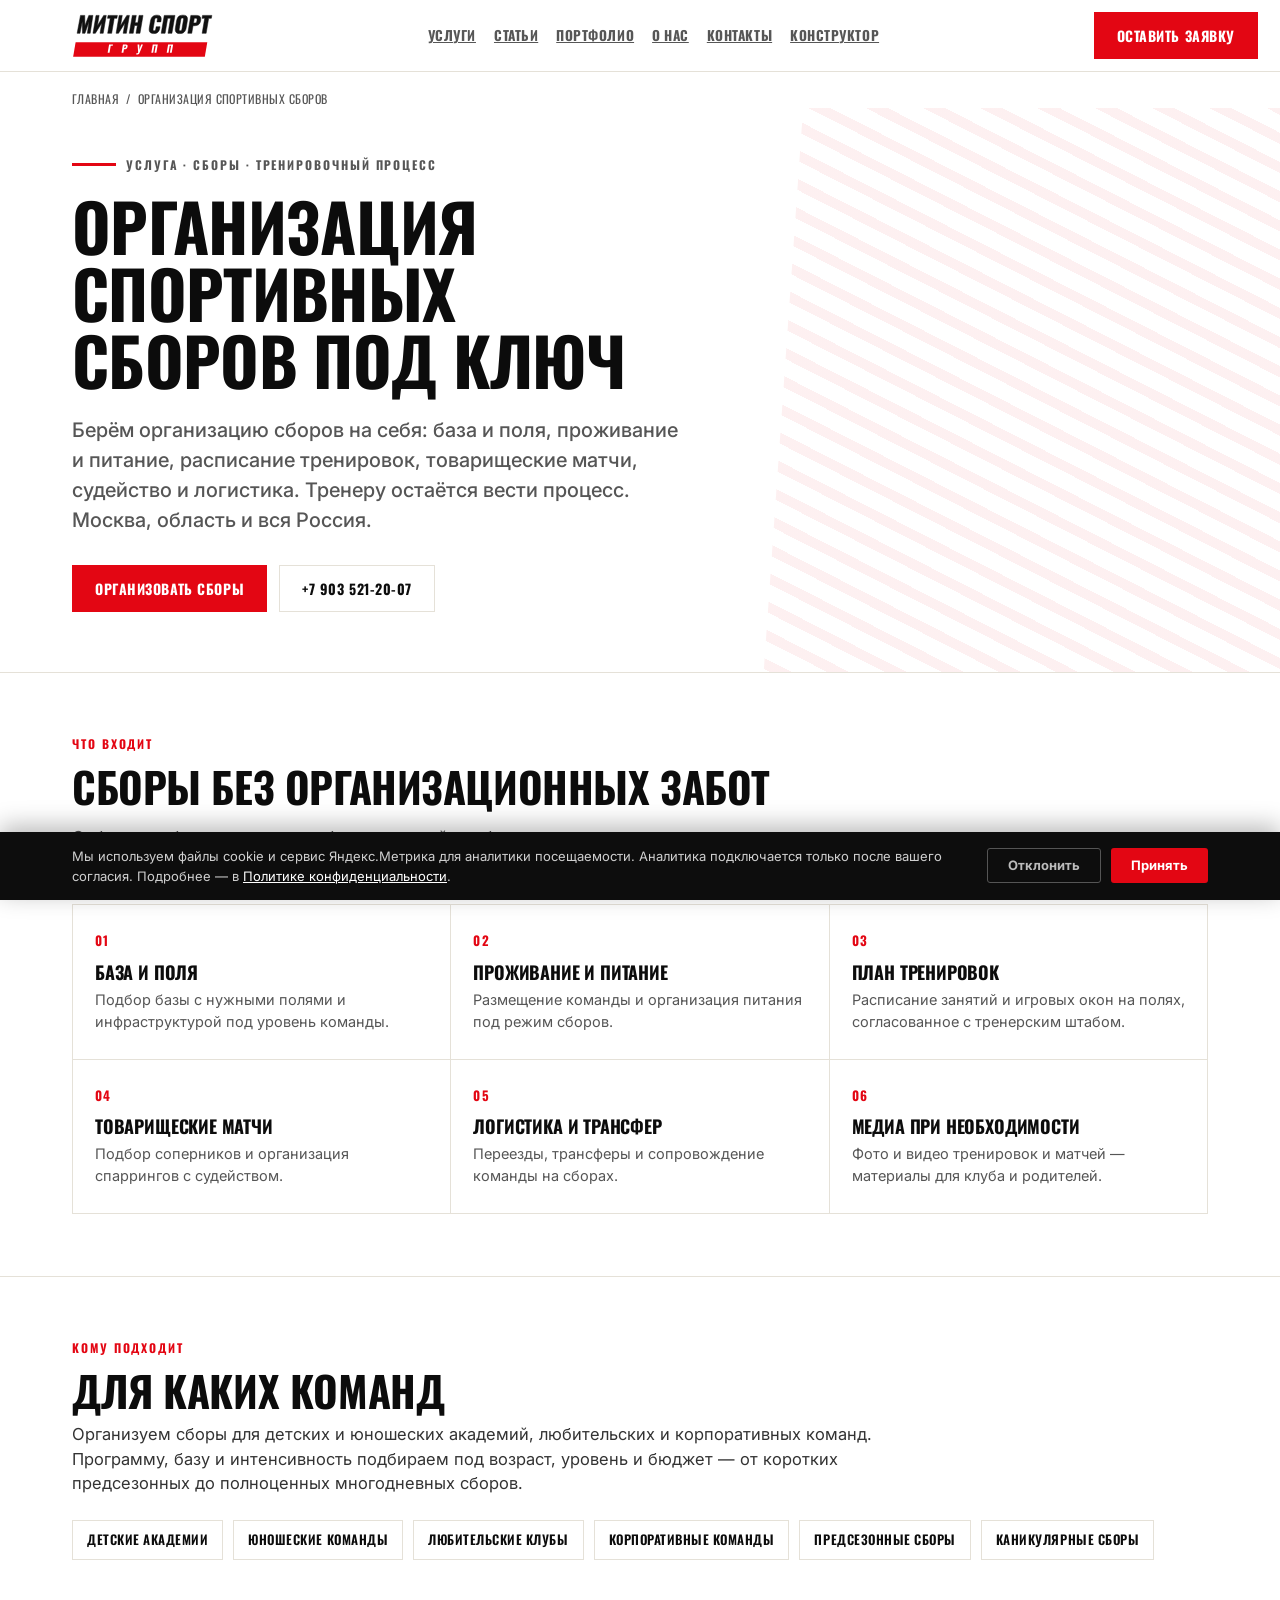
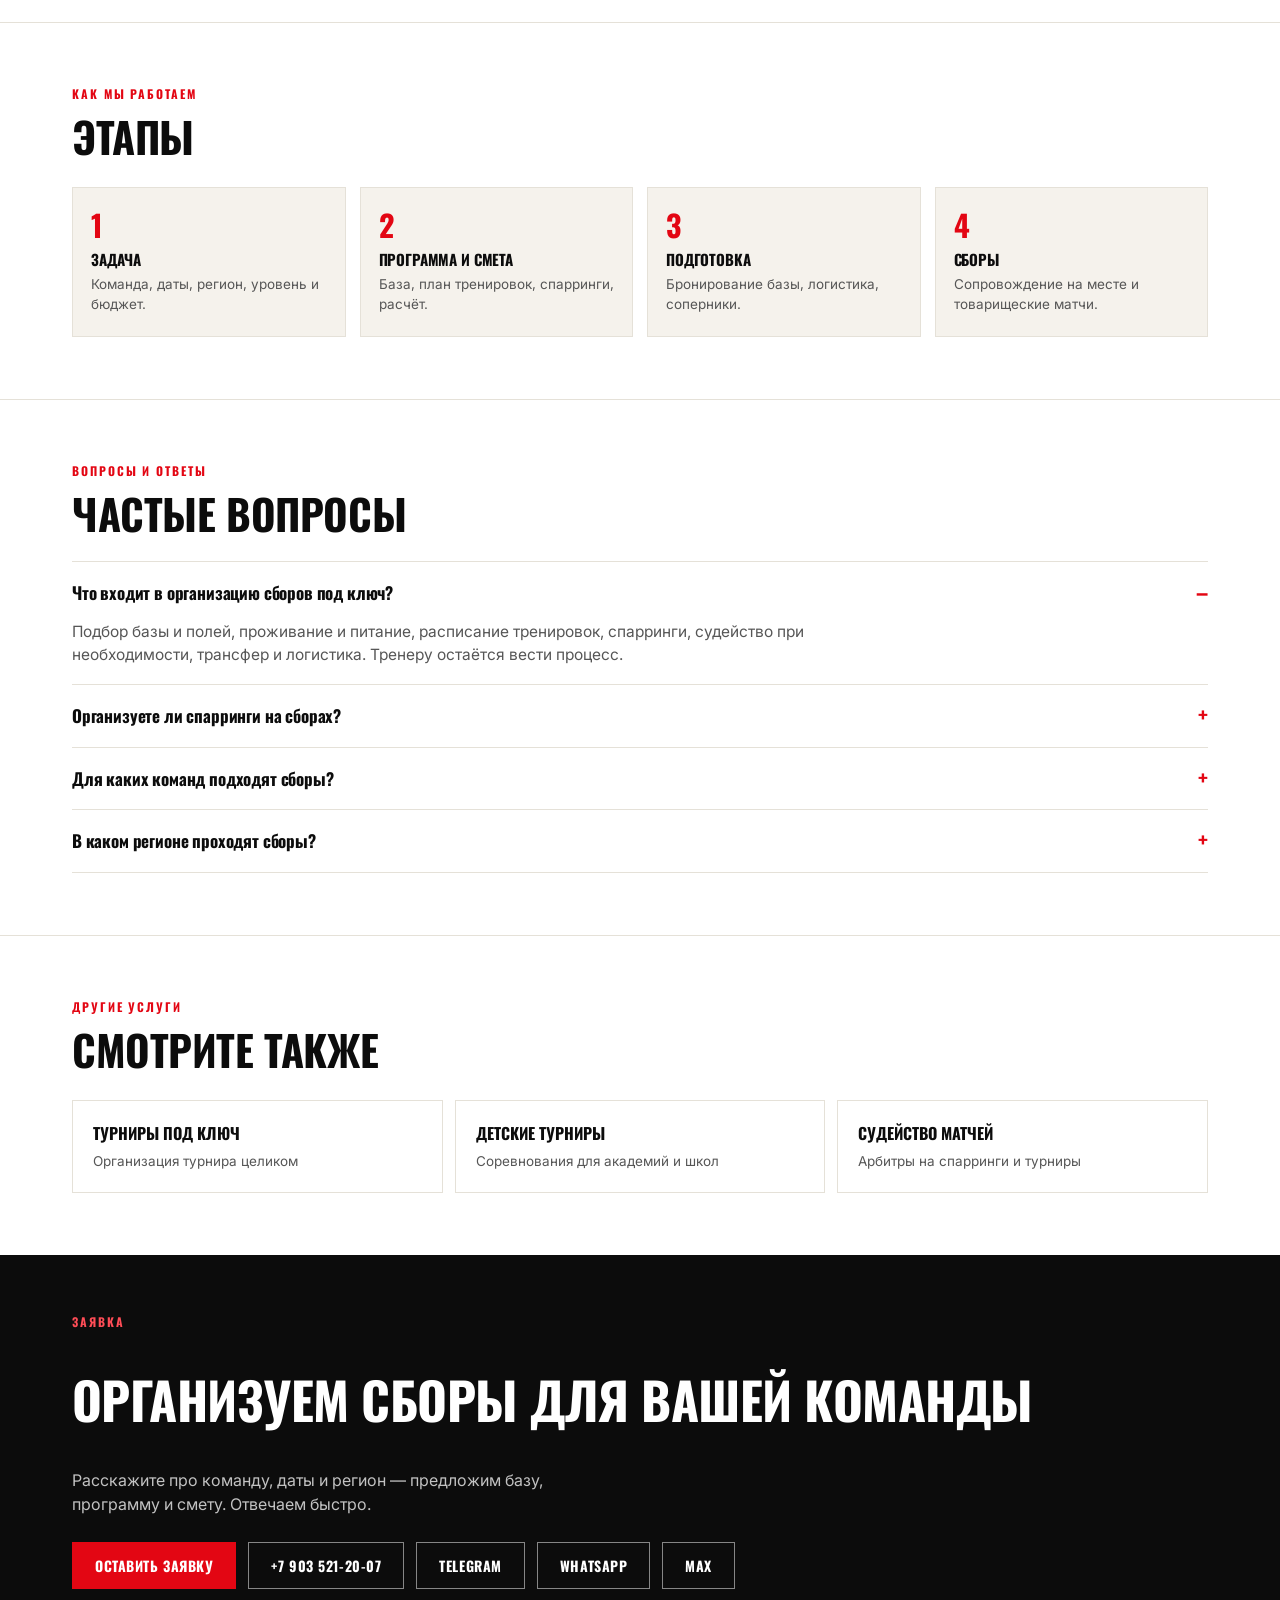
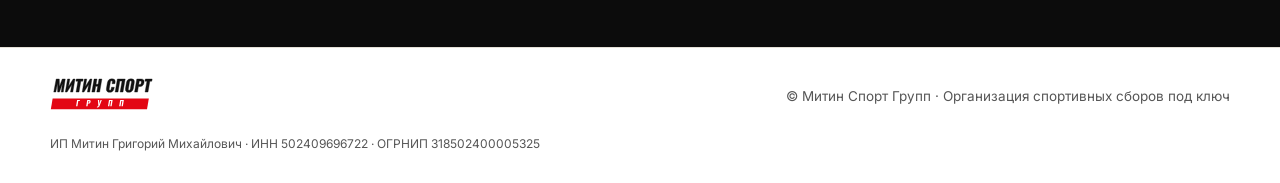
<file: organizaciya-sborov/index.html>
<!DOCTYPE html>
<html lang="ru">
<head>
  <meta charset="UTF-8" />
  <meta name="viewport" content="width=device-width, initial-scale=1.0" />
  <!-- Cookie consent + gated Yandex.Metrika -->
  <script src="/assets/cookie-consent.js" defer></script>
  <title>Организация спортивных сборов под ключ — Митин Спорт Групп</title>
  <meta name="description" content="Организация футбольных и спортивных сборов под ключ: база и поля, проживание и питание, план тренировок, товарищеские матчи, судейство и логистика. Москва, область и вся Россия." />
  <meta name="robots" content="index, follow" />
  <link rel="canonical" href="https://mitinsport.ru/organizaciya-sborov/" />
  <meta property="og:title" content="Организация спортивных сборов под ключ — Митин Спорт Групп" />
  <meta property="og:description" content="Сборы под ключ: база и поля, проживание и питание, план тренировок, спарринги, судейство и логистика команды." />
  <meta property="og:type" content="website" />
  <meta property="og:url" content="https://mitinsport.ru/organizaciya-sborov/" />
  <meta property="og:site_name" content="Митин Спорт Групп" />
  <meta property="og:image" content="https://mitinsport.ru/assets/champ2026-4.jpg" />
  <meta property="og:locale" content="ru_RU" />
  <meta name="twitter:card" content="summary_large_image" />
  <meta name="theme-color" content="#e30613" />
  <link rel="icon" href="/favicon.ico" sizes="any" />
  <link rel="icon" type="image/png" sizes="32x32" href="/assets/favicon-32.png" />
  <link rel="apple-touch-icon" href="/assets/apple-touch-icon.png" />
  <script type="application/ld+json">
  {
    "@context": "https://schema.org",
    "@graph": [
      { "@type": "Service", "name": "Организация спортивных сборов под ключ", "serviceType": "Организация тренировочных сборов", "provider": { "@type": "Organization", "name": "Митин Спорт Групп", "url": "https://mitinsport.ru/", "telephone": "+7-903-521-20-07" }, "areaServed": { "@type": "Country", "name": "Россия" }, "url": "https://mitinsport.ru/organizaciya-sborov/", "description": "Организация футбольных и спортивных сборов под ключ: база и поля, проживание, питание, план тренировок, спарринги, судейство и логистика." },
      { "@type": "BreadcrumbList", "itemListElement": [ { "@type": "ListItem", "position": 1, "name": "Главная", "item": "https://mitinsport.ru/" }, { "@type": "ListItem", "position": 2, "name": "Организация спортивных сборов", "item": "https://mitinsport.ru/organizaciya-sborov/" } ] },
      { "@type": "FAQPage", "mainEntity": [
        { "@type": "Question", "name": "Что входит в организацию сборов под ключ?", "acceptedAnswer": { "@type": "Answer", "text": "Подбор базы и полей, проживание и питание, расписание тренировок, товарищеские матчи (спарринги), судейство при необходимости, трансфер и логистика команды. Тренеру остаётся вести тренировочный процесс." } },
        { "@type": "Question", "name": "Организуете ли спарринги на сборах?", "acceptedAnswer": { "@type": "Answer", "text": "Да. Помогаем подобрать соперников и организовать товарищеские матчи с судейством, чтобы сборы включали игровую практику, а не только тренировки." } },
        { "@type": "Question", "name": "Для каких команд подходят сборы?", "acceptedAnswer": { "@type": "Answer", "text": "Для детских и юношеских академий, любительских и корпоративных команд. Программу и базу подбираем под уровень, возраст и бюджет." } },
        { "@type": "Question", "name": "В каком регионе проходят сборы?", "acceptedAnswer": { "@type": "Answer", "text": "Базово по Москве и Московской области, возможны выездные сборы в других регионах. Локацию согласуем под задачи и сезон." } }
      ] }
    ]
  }
  </script>
  <link rel="preconnect" href="https://fonts.googleapis.com" />
  <link rel="preconnect" href="https://fonts.gstatic.com" crossorigin />
  <link href="https://fonts.googleapis.com/css2?family=Oswald:wght@500;600;700&family=Inter:wght@400;500;600;700&display=swap" rel="stylesheet" />
  <link rel="stylesheet" href="/assets/inner.css" />
</head>
<body>
  <header class="site-header">
    <div class="nav">
      <a class="brand" href="/"><img class="wm" src="/assets/logo-ru.svg" alt="Митин Спорт Групп" /></a>
      <nav class="nav-links"><a href="/#services">Услуги</a><a href="/statyi/">Статьи</a><a href="/#portfolio">Портфолио</a><a href="/#about">О нас</a><a href="/#contact">Контакты</a><a href="https://mitinsport.ru/constructor/" target="_blank" rel="noopener">Конструктор</a></nav>
      <a class="btn btn-red" href="/#contact">Оставить заявку</a>
    </div>
  </header>

  <main>
    <div class="wrap"><nav class="crumbs" aria-label="Хлебные крошки"><a href="/">Главная</a> &nbsp;/&nbsp; Организация спортивных сборов</nav></div>

    <section class="hero">
      <div class="wrap">
        <div class="eyebrow">Услуга · Сборы · Тренировочный процесс</div>
        <h1>Организация спортивных сборов под ключ</h1>
        <p class="lead">Берём организацию сборов на себя: база и поля, проживание и питание, расписание тренировок, товарищеские матчи, судейство и логистика. Тренеру остаётся вести процесс. Москва, область и вся Россия.</p>
        <div class="hero-actions">
          <a class="btn btn-red" href="/#contact">Организовать сборы</a>
          <a class="btn btn-ghost" href="tel:+79035212007">+7 903 521-20-07</a>
        </div>
      </div>
    </section>

    <section class="block">
      <div class="wrap">
        <div class="kick">Что входит</div>
        <h2>Сборы без организационных забот</h2>
        <p>Собираем сборы целиком, чтобы тренерский штаб занимался только тренировочным процессом.</p>
        <div class="grid">
          <div class="cell"><div class="n">01</div><h3>База и поля</h3><p>Подбор базы с нужными полями и инфраструктурой под уровень команды.</p></div>
          <div class="cell"><div class="n">02</div><h3>Проживание и питание</h3><p>Размещение команды и организация питания под режим сборов.</p></div>
          <div class="cell"><div class="n">03</div><h3>План тренировок</h3><p>Расписание занятий и игровых окон на полях, согласованное с тренерским штабом.</p></div>
          <div class="cell"><div class="n">04</div><h3>Товарищеские матчи</h3><p>Подбор соперников и организация спаррингов с судейством.</p></div>
          <div class="cell"><div class="n">05</div><h3>Логистика и трансфер</h3><p>Переезды, трансферы и сопровождение команды на сборах.</p></div>
          <div class="cell"><div class="n">06</div><h3>Медиа при необходимости</h3><p>Фото и видео тренировок и матчей — материалы для клуба и родителей.</p></div>
        </div>
      </div>
    </section>

    <section class="block">
      <div class="wrap">
        <div class="kick">Кому подходит</div>
        <h2>Для каких команд</h2>
        <div class="prose">
          <p>Организуем сборы для детских и юношеских академий, любительских и корпоративных команд. Программу, базу и интенсивность подбираем под возраст, уровень и бюджет — от коротких предсезонных до полноценных многодневных сборов.</p>
        </div>
        <div class="tags"><span>Детские академии</span><span>Юношеские команды</span><span>Любительские клубы</span><span>Корпоративные команды</span><span>Предсезонные сборы</span><span>Каникулярные сборы</span></div>
      </div>
    </section>

    <section class="block">
      <div class="wrap">
        <div class="kick">Как мы работаем</div>
        <h2>Этапы</h2>
        <div class="steps four">
          <div class="step"><div class="num">1</div><h3>Задача</h3><p>Команда, даты, регион, уровень и бюджет.</p></div>
          <div class="step"><div class="num">2</div><h3>Программа и смета</h3><p>База, план тренировок, спарринги, расчёт.</p></div>
          <div class="step"><div class="num">3</div><h3>Подготовка</h3><p>Бронирование базы, логистика, соперники.</p></div>
          <div class="step"><div class="num">4</div><h3>Сборы</h3><p>Сопровождение на месте и товарищеские матчи.</p></div>
        </div>
      </div>
    </section>

    <section class="block">
      <div class="wrap">
        <div class="kick">Вопросы и ответы</div>
        <h2>Частые вопросы</h2>
        <div class="faq">
          <details open><summary>Что входит в организацию сборов под ключ?</summary><p>Подбор базы и полей, проживание и питание, расписание тренировок, спарринги, судейство при необходимости, трансфер и логистика. Тренеру остаётся вести процесс.</p></details>
          <details><summary>Организуете ли спарринги на сборах?</summary><p>Да, помогаем подобрать соперников и организовать товарищеские матчи с судейством.</p></details>
          <details><summary>Для каких команд подходят сборы?</summary><p>Для детских и юношеских академий, любительских и корпоративных команд — программу подбираем под уровень и бюджет.</p></details>
          <details><summary>В каком регионе проходят сборы?</summary><p>Базово Москва и область, возможны выездные сборы в других регионах.</p></details>
        </div>
      </div>
    </section>

    <section class="block">
      <div class="wrap">
        <div class="kick">Другие услуги</div>
        <h2>Смотрите также</h2>
        <div class="related">
          <a href="/organizaciya-futbolnyh-turnirov/"><b>Турниры под ключ</b><span>Организация турнира целиком</span></a>
          <a href="/detskie-futbolnye-turniry/"><b>Детские турниры</b><span>Соревнования для академий и школ</span></a>
          <a href="/sudeystvo-futbolnyh-matchey/"><b>Судейство матчей</b><span>Арбитры на спарринги и турниры</span></a>
        </div>
      </div>
    </section>

    <section class="cta">
      <div class="wrap">
        <div class="kick" style="color:#ff4d57">Заявка</div>
        <h2>Организуем сборы для вашей команды</h2>
        <p>Расскажите про команду, даты и регион — предложим базу, программу и смету. Отвечаем быстро.</p>
        <div class="cta-row">
          <a class="btn btn-red" href="/#contact">Оставить заявку</a>
          <a class="btn btn-ghost" href="tel:+79035212007">+7 903 521-20-07</a>
          <a class="btn btn-ghost" href="https://t.me/mitinref" target="_blank" rel="noopener">Telegram</a>
          <a class="btn btn-ghost" href="https://wa.me/79035212007" target="_blank" rel="noopener">WhatsApp</a>
          <a class="btn btn-ghost" href="https://max.ru/u/f9LHodD0cOJxigG2ZFXCFRlha_XiLOePmWmyAnQXn7SpbkCbk9C6TY4qAB0" target="_blank" rel="noopener">MAX</a>
        </div>
      </div>
    </section>
  </main>

  <footer><div class="in"><a href="/"><img src="/assets/logo-ru.svg" alt="Митин Спорт Групп" /></a><span>© Митин Спорт Групп · Организация спортивных сборов под ключ</span><span class="req">ИП Митин Григорий Михайлович · ИНН 502409696722 · ОГРНИП 318502400005325</span></div></footer>

  <script>
    (function () {
      var ID = 110599203;
      var goal = function (name) { try { if (typeof ym === 'function') ym(ID, 'reachGoal', name); } catch (e) {} try { if (typeof gtag === 'function') gtag('event', name); } catch (e) {} };
      document.addEventListener('click', function (e) {
        var a = e.target.closest && e.target.closest('a'); if (!a) return;
        var href = (a.getAttribute('href') || '').toLowerCase();
        if (href.indexOf('tel:') === 0) goal('call');
        else if (href.indexOf('mailto:') === 0) goal('email');
        else if (href.indexOf('t.me/') > -1) goal('telegram');
        else if (href.indexOf('wa.me/') > -1) goal('whatsapp');
        else if (href.indexOf('max.ru') > -1) goal('max');
        else if (href.indexOf('/constructor') > -1) goal('constructor');
      }, true);
    })();
  </script>
</body>
</html>
</file>
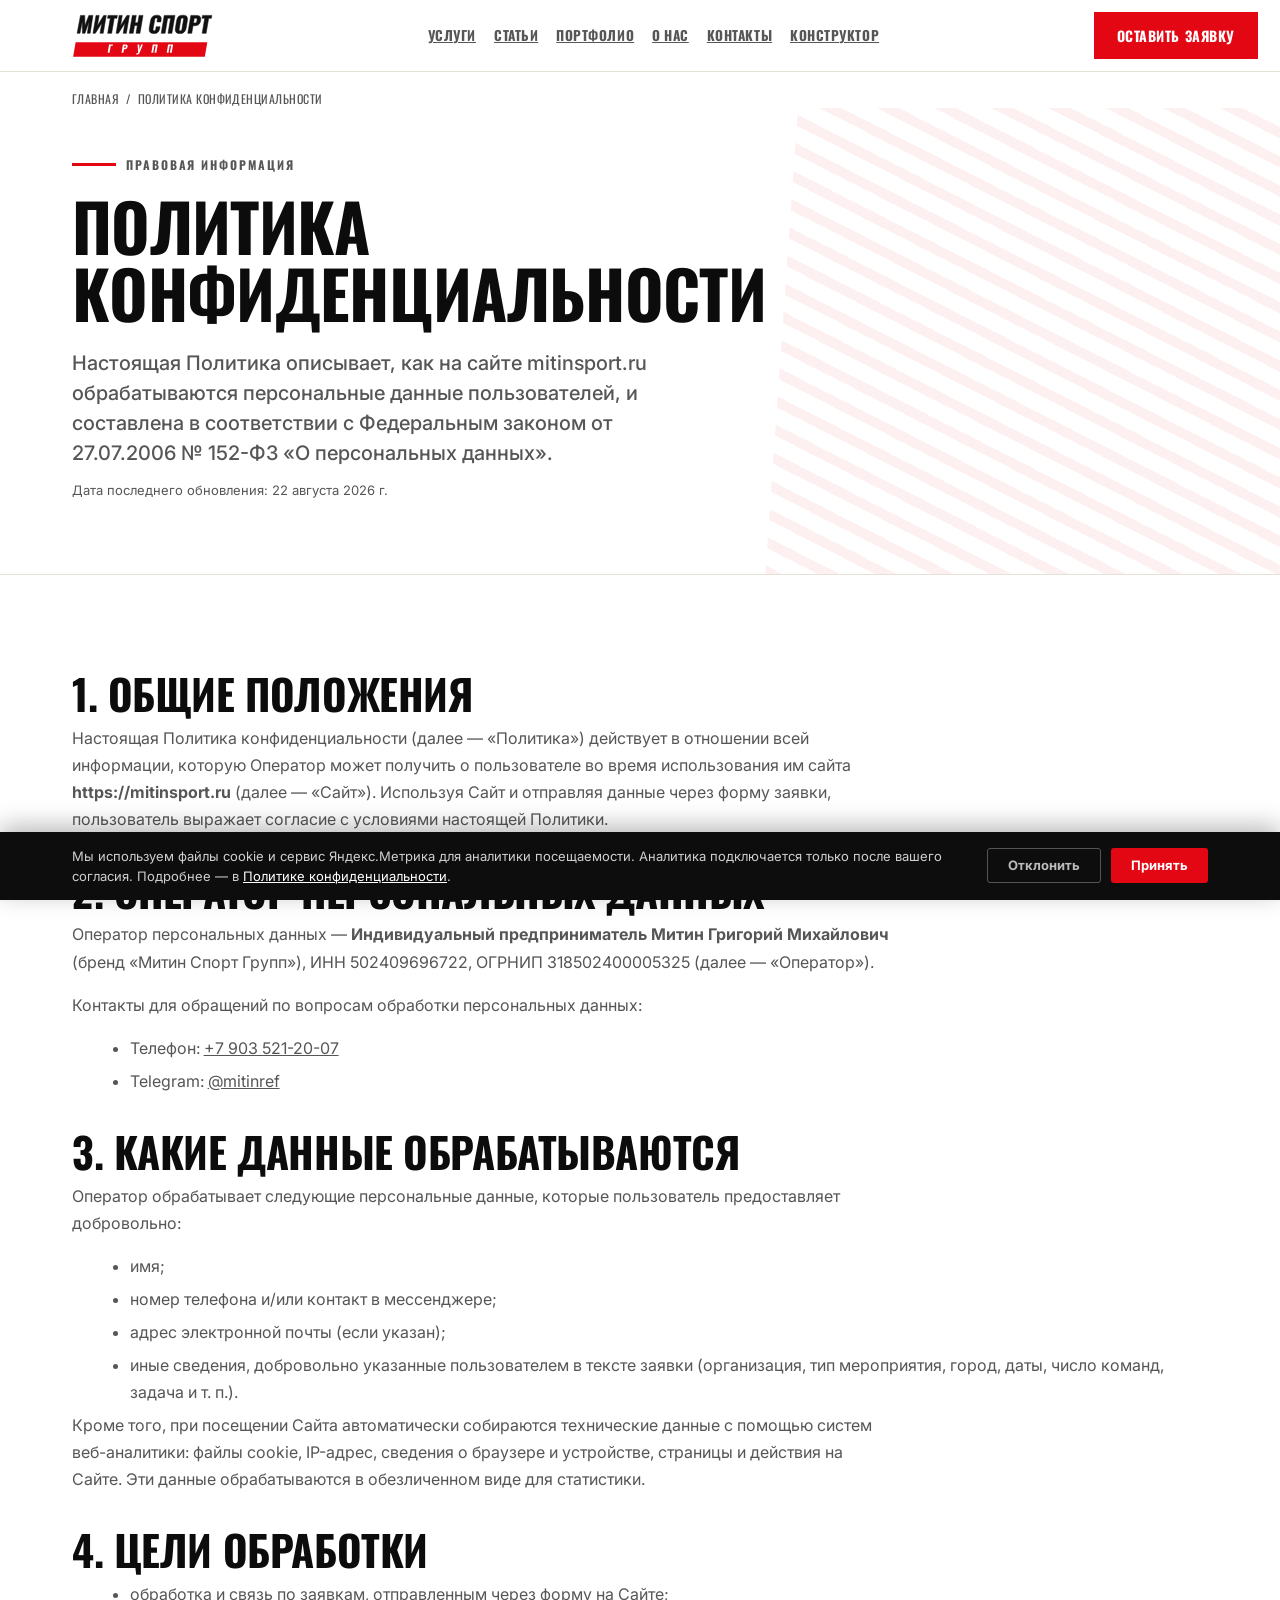
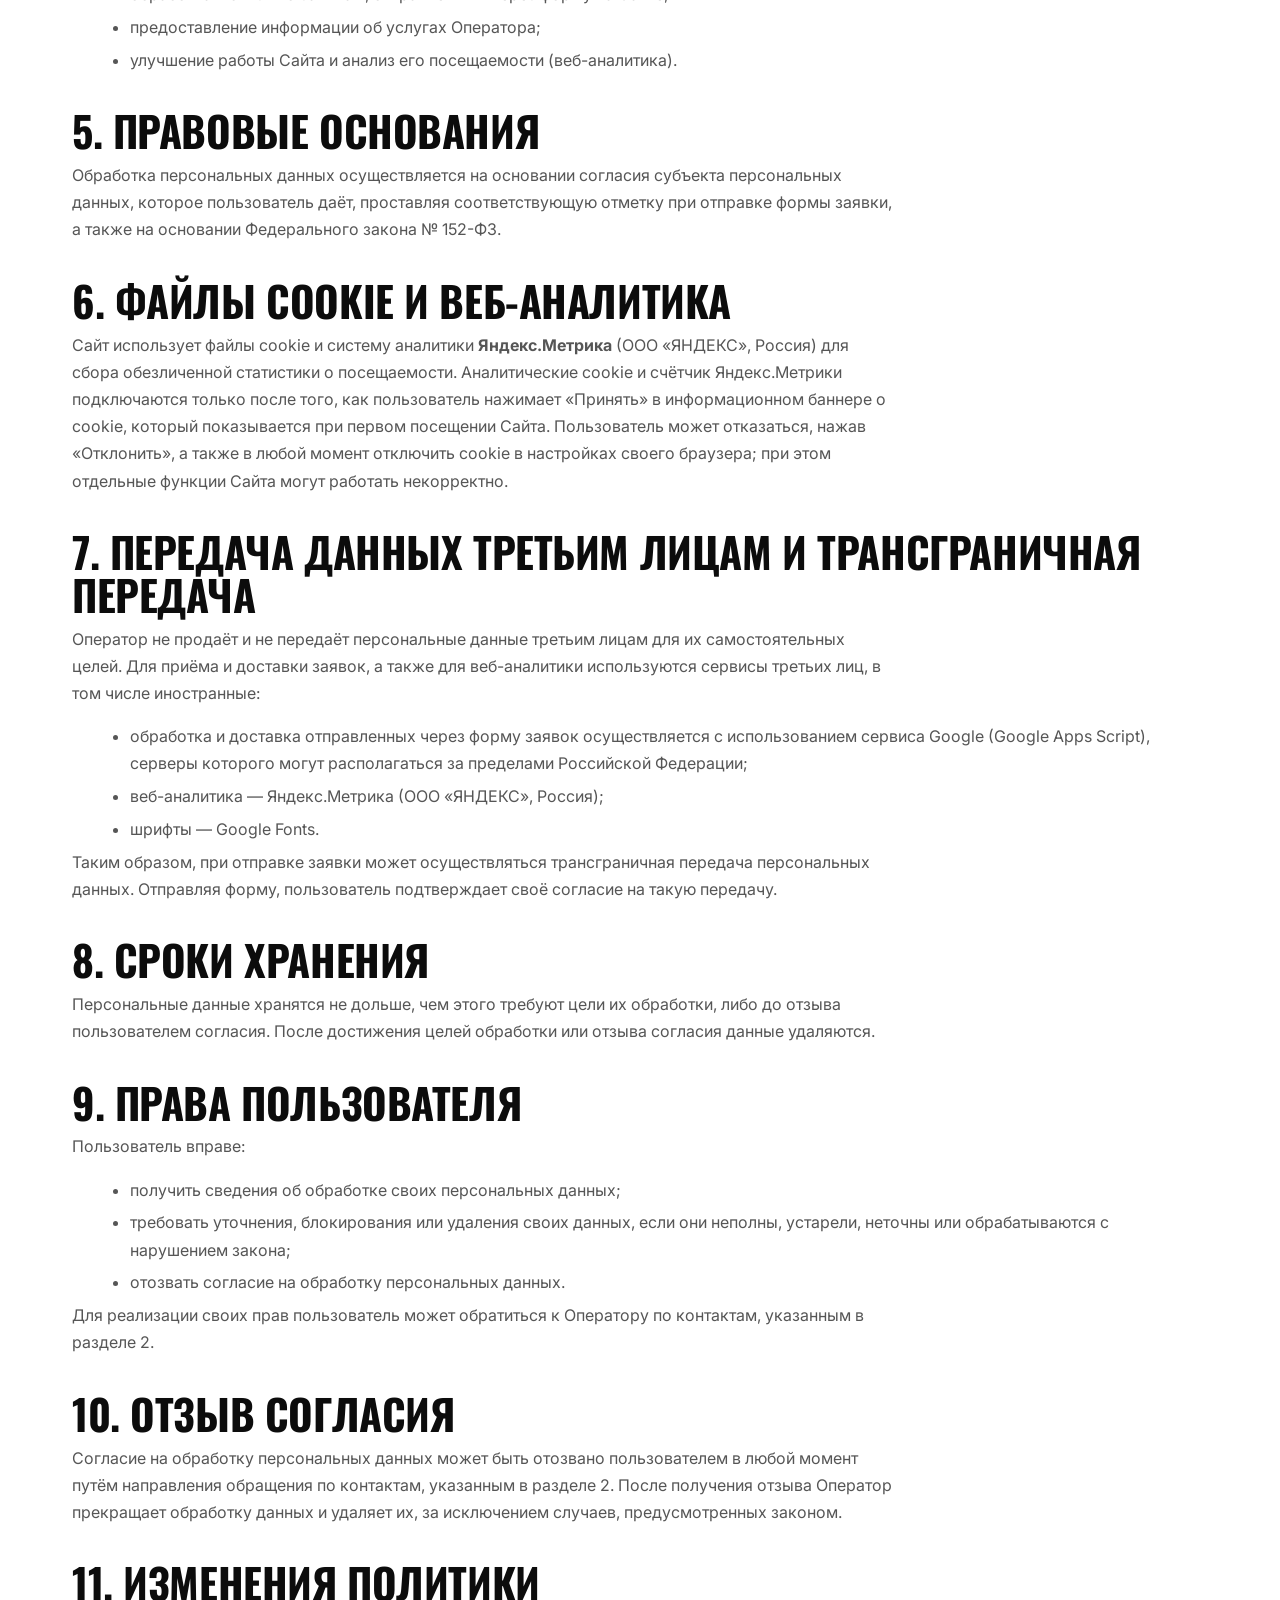
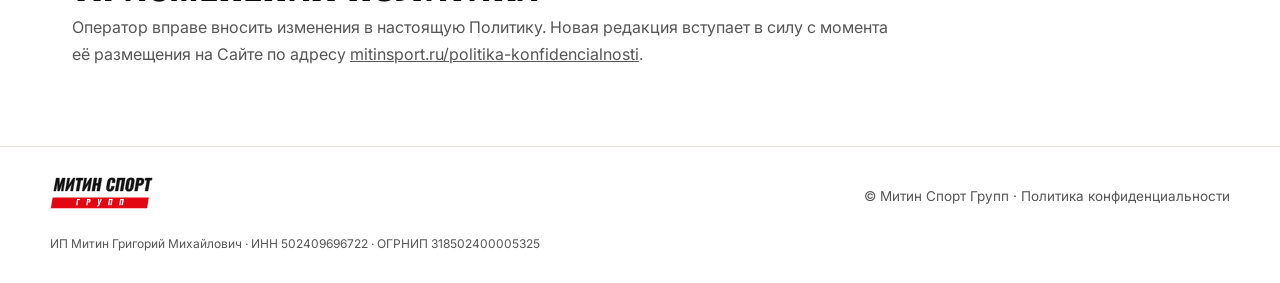
<file: politika-konfidencialnosti/index.html>
<!DOCTYPE html>
<html lang="ru">
<head>
  <meta charset="UTF-8" />
  <meta name="viewport" content="width=device-width, initial-scale=1.0" />
  <!-- Cookie consent + gated Yandex.Metrika -->
  <script src="/assets/cookie-consent.js" defer></script>
  <title>Политика конфиденциальности — Митин Спорт Групп</title>
  <meta name="description" content="Политика конфиденциальности и обработки персональных данных сайта mitinsport.ru: какие данные собираются через форму заявки и аналитику, цели, права пользователя." />
  <meta name="robots" content="index, follow" />
  <link rel="canonical" href="https://mitinsport.ru/politika-konfidencialnosti/" />
  <meta property="og:title" content="Политика конфиденциальности — Митин Спорт Групп" />
  <meta property="og:description" content="Как обрабатываются персональные данные на сайте mitinsport.ru." />
  <meta property="og:type" content="website" />
  <meta property="og:url" content="https://mitinsport.ru/politika-konfidencialnosti/" />
  <meta property="og:site_name" content="Митин Спорт Групп" />
  <meta property="og:locale" content="ru_RU" />
  <meta name="theme-color" content="#e30613" />
  <link rel="icon" href="/favicon.ico" sizes="any" />
  <link rel="icon" type="image/png" sizes="32x32" href="/assets/favicon-32.png" />
  <link rel="apple-touch-icon" href="/assets/apple-touch-icon.png" />
  <link rel="preconnect" href="https://fonts.googleapis.com" />
  <link rel="preconnect" href="https://fonts.gstatic.com" crossorigin />
  <link href="https://fonts.googleapis.com/css2?family=Oswald:wght@500;600;700&family=Inter:wght@400;500;600;700&display=swap" rel="stylesheet" />
  <link rel="stylesheet" href="/assets/inner.css" />
  <style>
    .legal .block h2 { margin-top: 2.2rem; }
    .legal .prose p, .legal .prose li { color: var(--muted); font-size: 16px; line-height: 1.7; }
    .legal .prose ul { margin: .6rem 0 0 1.1rem; }
    .legal .prose li { margin: .35rem 0; }
    .legal .upd { color: var(--muted); font-size: 13px; }
  </style>
</head>
<body>
  <header class="site-header">
    <div class="nav">
      <a class="brand" href="/"><img class="wm" src="/assets/logo-ru.svg" alt="Митин Спорт Групп" /></a>
      <nav class="nav-links"><a href="/#services">Услуги</a><a href="/statyi/">Статьи</a><a href="/#portfolio">Портфолио</a><a href="/#about">О нас</a><a href="/#contact">Контакты</a><a href="https://mitinsport.ru/constructor/" target="_blank" rel="noopener">Конструктор</a></nav>
      <a class="btn btn-red" href="/#contact">Оставить заявку</a>
    </div>
  </header>

  <main class="legal">
    <div class="wrap"><nav class="crumbs" aria-label="Хлебные крошки"><a href="/">Главная</a> &nbsp;/&nbsp; Политика конфиденциальности</nav></div>

    <section class="hero">
      <div class="wrap">
        <div class="eyebrow">Правовая информация</div>
        <h1>Политика конфиденциальности</h1>
        <p class="lead">Настоящая Политика описывает, как на сайте mitinsport.ru обрабатываются персональные данные пользователей, и составлена в соответствии с Федеральным законом от 27.07.2006 № 152-ФЗ «О персональных данных».</p>
        <p class="upd">Дата последнего обновления: 22 августа 2026 г.</p>
      </div>
    </section>

    <section class="block">
      <div class="wrap">
        <div class="prose">
          <h2>1. Общие положения</h2>
          <p>Настоящая Политика конфиденциальности (далее — «Политика») действует в отношении всей информации, которую Оператор может получить о пользователе во время использования им сайта <b>https://mitinsport.ru</b> (далее — «Сайт»). Используя Сайт и отправляя данные через форму заявки, пользователь выражает согласие с условиями настоящей Политики.</p>

          <h2>2. Оператор персональных данных</h2>
          <p>Оператор персональных данных — <b>Индивидуальный предприниматель Митин Григорий Михайлович</b> (бренд «Митин Спорт Групп»), ИНН 502409696722, ОГРНИП 318502400005325 (далее — «Оператор»).</p>
          <p>Контакты для обращений по вопросам обработки персональных данных:</p>
          <ul>
            <li>Телефон: <a href="tel:+79035212007">+7&nbsp;903&nbsp;521-20-07</a></li>
            <li>Telegram: <a href="https://t.me/mitinref" target="_blank" rel="noopener">@mitinref</a></li>
          </ul>

          <h2>3. Какие данные обрабатываются</h2>
          <p>Оператор обрабатывает следующие персональные данные, которые пользователь предоставляет добровольно:</p>
          <ul>
            <li>имя;</li>
            <li>номер телефона и/или контакт в мессенджере;</li>
            <li>адрес электронной почты (если указан);</li>
            <li>иные сведения, добровольно указанные пользователем в тексте заявки (организация, тип мероприятия, город, даты, число команд, задача и т. п.).</li>
          </ul>
          <p>Кроме того, при посещении Сайта автоматически собираются технические данные с помощью систем веб-аналитики: файлы cookie, IP-адрес, сведения о браузере и устройстве, страницы и действия на Сайте. Эти данные обрабатываются в обезличенном виде для статистики.</p>

          <h2>4. Цели обработки</h2>
          <ul>
            <li>обработка и связь по заявкам, отправленным через форму на Сайте;</li>
            <li>предоставление информации об услугах Оператора;</li>
            <li>улучшение работы Сайта и анализ его посещаемости (веб-аналитика).</li>
          </ul>

          <h2>5. Правовые основания</h2>
          <p>Обработка персональных данных осуществляется на основании согласия субъекта персональных данных, которое пользователь даёт, проставляя соответствующую отметку при отправке формы заявки, а также на основании Федерального закона № 152-ФЗ.</p>

          <h2>6. Файлы cookie и веб-аналитика</h2>
          <p>Сайт использует файлы cookie и систему аналитики <b>Яндекс.Метрика</b> (ООО «ЯНДЕКС», Россия) для сбора обезличенной статистики о посещаемости. Аналитические cookie и счётчик Яндекс.Метрики подключаются только после того, как пользователь нажимает «Принять» в информационном баннере о cookie, который показывается при первом посещении Сайта. Пользователь может отказаться, нажав «Отклонить», а также в любой момент отключить cookie в настройках своего браузера; при этом отдельные функции Сайта могут работать некорректно.</p>

          <h2>7. Передача данных третьим лицам и трансграничная передача</h2>
          <p>Оператор не продаёт и не передаёт персональные данные третьим лицам для их самостоятельных целей. Для приёма и доставки заявок, а также для веб-аналитики используются сервисы третьих лиц, в том числе иностранные:</p>
          <ul>
            <li>обработка и доставка отправленных через форму заявок осуществляется с использованием сервиса Google (Google Apps Script), серверы которого могут располагаться за пределами Российской Федерации;</li>
            <li>веб-аналитика — Яндекс.Метрика (ООО «ЯНДЕКС», Россия);</li>
            <li>шрифты — Google Fonts.</li>
          </ul>
          <p>Таким образом, при отправке заявки может осуществляться трансграничная передача персональных данных. Отправляя форму, пользователь подтверждает своё согласие на такую передачу.</p>

          <h2>8. Сроки хранения</h2>
          <p>Персональные данные хранятся не дольше, чем этого требуют цели их обработки, либо до отзыва пользователем согласия. После достижения целей обработки или отзыва согласия данные удаляются.</p>

          <h2>9. Права пользователя</h2>
          <p>Пользователь вправе:</p>
          <ul>
            <li>получить сведения об обработке своих персональных данных;</li>
            <li>требовать уточнения, блокирования или удаления своих данных, если они неполны, устарели, неточны или обрабатываются с нарушением закона;</li>
            <li>отозвать согласие на обработку персональных данных.</li>
          </ul>
          <p>Для реализации своих прав пользователь может обратиться к Оператору по контактам, указанным в разделе 2.</p>

          <h2>10. Отзыв согласия</h2>
          <p>Согласие на обработку персональных данных может быть отозвано пользователем в любой момент путём направления обращения по контактам, указанным в разделе 2. После получения отзыва Оператор прекращает обработку данных и удаляет их, за исключением случаев, предусмотренных законом.</p>

          <h2>11. Изменения политики</h2>
          <p>Оператор вправе вносить изменения в настоящую Политику. Новая редакция вступает в силу с момента её размещения на Сайте по адресу <a href="https://mitinsport.ru/politika-konfidencialnosti/">mitinsport.ru/politika-konfidencialnosti</a>.</p>
        </div>
      </div>
    </section>
  </main>

  <footer><div class="in"><a href="/"><img src="/assets/logo-ru.svg" alt="Митин Спорт Групп" /></a><span>© Митин Спорт Групп · Политика конфиденциальности</span><span class="req">ИП Митин Григорий Михайлович · ИНН 502409696722 · ОГРНИП 318502400005325</span></div></footer>

  <script>
    (function () {
      var ID = 110599203;
      var goal = function (name) { try { if (typeof ym === 'function') ym(ID, 'reachGoal', name); } catch (e) {} try { if (typeof gtag === 'function') gtag('event', name); } catch (e) {} };
      document.addEventListener('click', function (e) {
        var a = e.target.closest && e.target.closest('a'); if (!a) return;
        var href = (a.getAttribute('href') || '').toLowerCase();
        if (href.indexOf('tel:') === 0) goal('call');
        else if (href.indexOf('mailto:') === 0) goal('email');
        else if (href.indexOf('t.me/') > -1) goal('telegram');
        else if (href.indexOf('wa.me/') > -1) goal('whatsapp');
        else if (href.indexOf('max.ru') > -1) goal('max');
        else if (href.indexOf('/constructor') > -1) goal('constructor');
      }, true);
    })();
  </script>
</body>
</html>
</file>
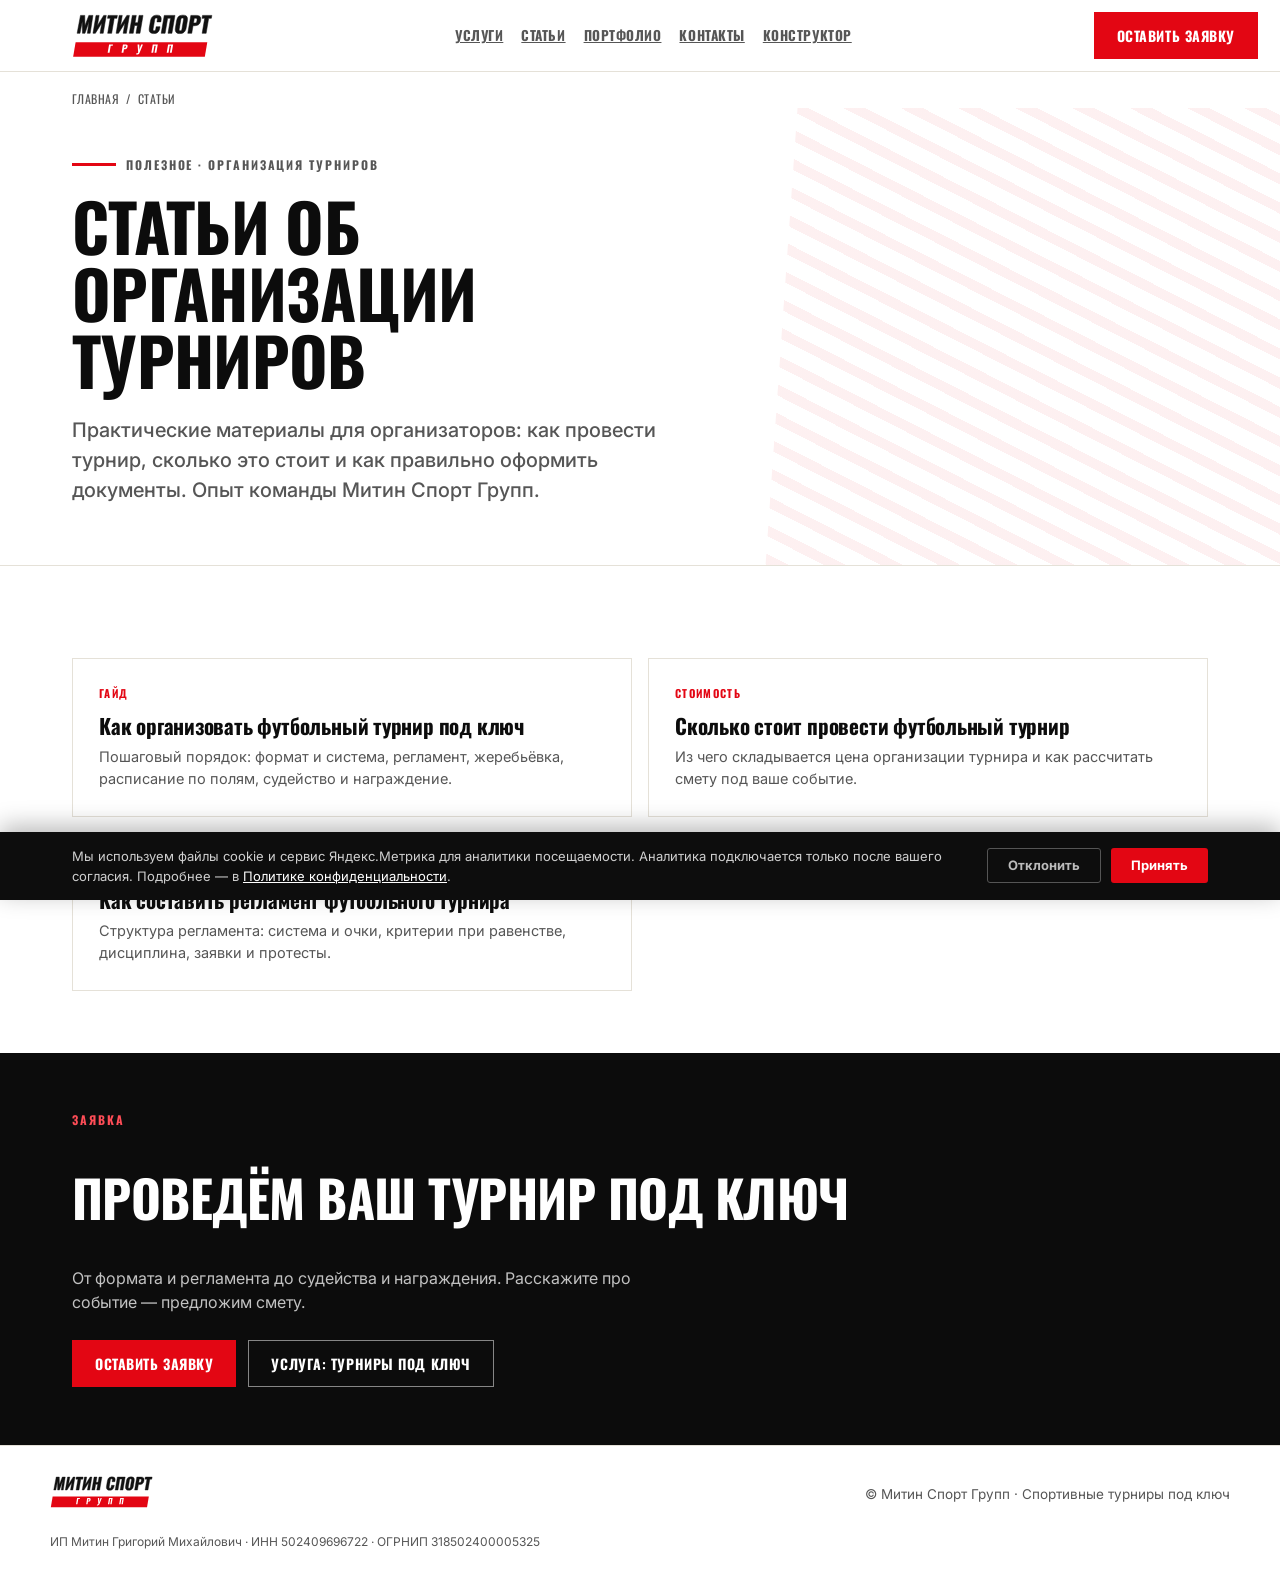
<file: statyi/index.html>
<!DOCTYPE html>
<html lang="ru">
<head>
  <meta charset="UTF-8" />
  <meta name="viewport" content="width=device-width, initial-scale=1.0" />
  <!-- Cookie consent + gated Yandex.Metrika -->
  <script src="/assets/cookie-consent.js" defer></script>
  <title>Статьи об организации футбольных турниров — Митин Спорт Групп</title>
  <meta name="description" content="Полезные статьи об организации футбольных турниров: как организовать турнир, сколько это стоит, как составить регламент. Практические материалы от организаторов MSG." />
  <meta name="robots" content="index, follow" />
  <link rel="canonical" href="https://mitinsport.ru/statyi/" />
  <meta property="og:title" content="Статьи об организации футбольных турниров — Митин Спорт Групп" />
  <meta property="og:description" content="Практические материалы: как организовать турнир, сколько это стоит, как составить регламент." />
  <meta property="og:type" content="website" />
  <meta property="og:url" content="https://mitinsport.ru/statyi/" />
  <meta property="og:site_name" content="Митин Спорт Групп" />
  <meta property="og:image" content="https://mitinsport.ru/assets/champ2026-1.jpg" />
  <meta property="og:locale" content="ru_RU" />
  <meta name="twitter:card" content="summary_large_image" />
  <meta name="theme-color" content="#e30613" />
  <link rel="icon" href="/favicon.ico" sizes="any" />
  <link rel="icon" type="image/png" sizes="32x32" href="/assets/favicon-32.png" />
  <link rel="apple-touch-icon" href="/assets/apple-touch-icon.png" />
  <script type="application/ld+json">
  {
    "@context": "https://schema.org",
    "@graph": [
      { "@type": "CollectionPage", "name": "Статьи об организации футбольных турниров", "url": "https://mitinsport.ru/statyi/", "publisher": { "@type": "Organization", "name": "Митин Спорт Групп", "url": "https://mitinsport.ru/" } },
      { "@type": "BreadcrumbList", "itemListElement": [ { "@type": "ListItem", "position": 1, "name": "Главная", "item": "https://mitinsport.ru/" }, { "@type": "ListItem", "position": 2, "name": "Статьи", "item": "https://mitinsport.ru/statyi/" } ] }
    ]
  }
  </script>
  <link rel="preconnect" href="https://fonts.googleapis.com" />
  <link rel="preconnect" href="https://fonts.gstatic.com" crossorigin />
  <link href="https://fonts.googleapis.com/css2?family=Oswald:wght@500;600;700&family=Inter:wght@400;500;600;700&display=swap" rel="stylesheet" />
  <link rel="stylesheet" href="/assets/inner.css" />
</head>
<body>
  <header class="site-header">
    <div class="nav">
      <a class="brand" href="/"><img class="wm" src="/assets/logo-ru.svg" alt="Митин Спорт Групп" /></a>
      <nav class="nav-links"><a href="/#services">Услуги</a><a href="/statyi/">Статьи</a><a href="/#portfolio">Портфолио</a><a href="/#contact">Контакты</a><a href="https://mitinsport.ru/constructor/" target="_blank" rel="noopener">Конструктор</a></nav>
      <a class="btn btn-red" href="/#contact">Оставить заявку</a>
    </div>
  </header>

  <main>
    <div class="wrap"><nav class="crumbs" aria-label="Хлебные крошки"><a href="/">Главная</a> &nbsp;/&nbsp; Статьи</nav></div>

    <section class="hero">
      <div class="wrap">
        <div class="eyebrow">Полезное · Организация турниров</div>
        <h1>Статьи об организации турниров</h1>
        <p class="lead">Практические материалы для организаторов: как провести турнир, сколько это стоит и как правильно оформить документы. Опыт команды Митин Спорт Групп.</p>
      </div>
    </section>

    <section class="block">
      <div class="wrap">
        <div class="art-list">
          <a class="art-card" href="/statyi/kak-organizovat-futbolnyy-turnir/">
            <div class="tag">Гайд</div>
            <h3>Как организовать футбольный турнир под ключ</h3>
            <p>Пошаговый порядок: формат и система, регламент, жеребьёвка, расписание по полям, судейство и награждение.</p>
          </a>
          <a class="art-card" href="/statyi/skolko-stoit-futbolnyy-turnir/">
            <div class="tag">Стоимость</div>
            <h3>Сколько стоит провести футбольный турнир</h3>
            <p>Из чего складывается цена организации турнира и как рассчитать смету под ваше событие.</p>
          </a>
          <a class="art-card" href="/statyi/reglament-futbolnogo-turnira/">
            <div class="tag">Документы</div>
            <h3>Как составить регламент футбольного турнира</h3>
            <p>Структура регламента: система и очки, критерии при равенстве, дисциплина, заявки и протесты.</p>
          </a>
        </div>
      </div>
    </section>

    <section class="cta">
      <div class="wrap">
        <div class="kick" style="color:#ff4d57">Заявка</div>
        <h2>Проведём ваш турнир под ключ</h2>
        <p>От формата и регламента до судейства и награждения. Расскажите про событие — предложим смету.</p>
        <div class="cta-row">
          <a class="btn btn-red" href="/#contact">Оставить заявку</a>
          <a class="btn btn-ghost" href="/organizaciya-futbolnyh-turnirov/">Услуга: турниры под ключ</a>
        </div>
      </div>
    </section>
  </main>

  <footer><div class="in"><a href="/"><img src="/assets/logo-ru.svg" alt="Митин Спорт Групп" /></a><span>© Митин Спорт Групп · Спортивные турниры под ключ</span><span class="req">ИП Митин Григорий Михайлович · ИНН 502409696722 · ОГРНИП 318502400005325</span></div></footer>

  <script>
    (function () {
      var ID = 110599203;
      var goal = function (name) { try { if (typeof ym === 'function') ym(ID, 'reachGoal', name); } catch (e) {} try { if (typeof gtag === 'function') gtag('event', name); } catch (e) {} };
      document.addEventListener('click', function (e) {
        var a = e.target.closest && e.target.closest('a'); if (!a) return;
        var href = (a.getAttribute('href') || '').toLowerCase();
        if (href.indexOf('tel:') === 0) goal('call');
        else if (href.indexOf('mailto:') === 0) goal('email');
        else if (href.indexOf('t.me/') > -1) goal('telegram');
        else if (href.indexOf('wa.me/') > -1) goal('whatsapp');
        else if (href.indexOf('max.ru') > -1) goal('max');
        else if (href.indexOf('/constructor') > -1) goal('constructor');
      }, true);
    })();
  </script>
</body>
</html>
</file>
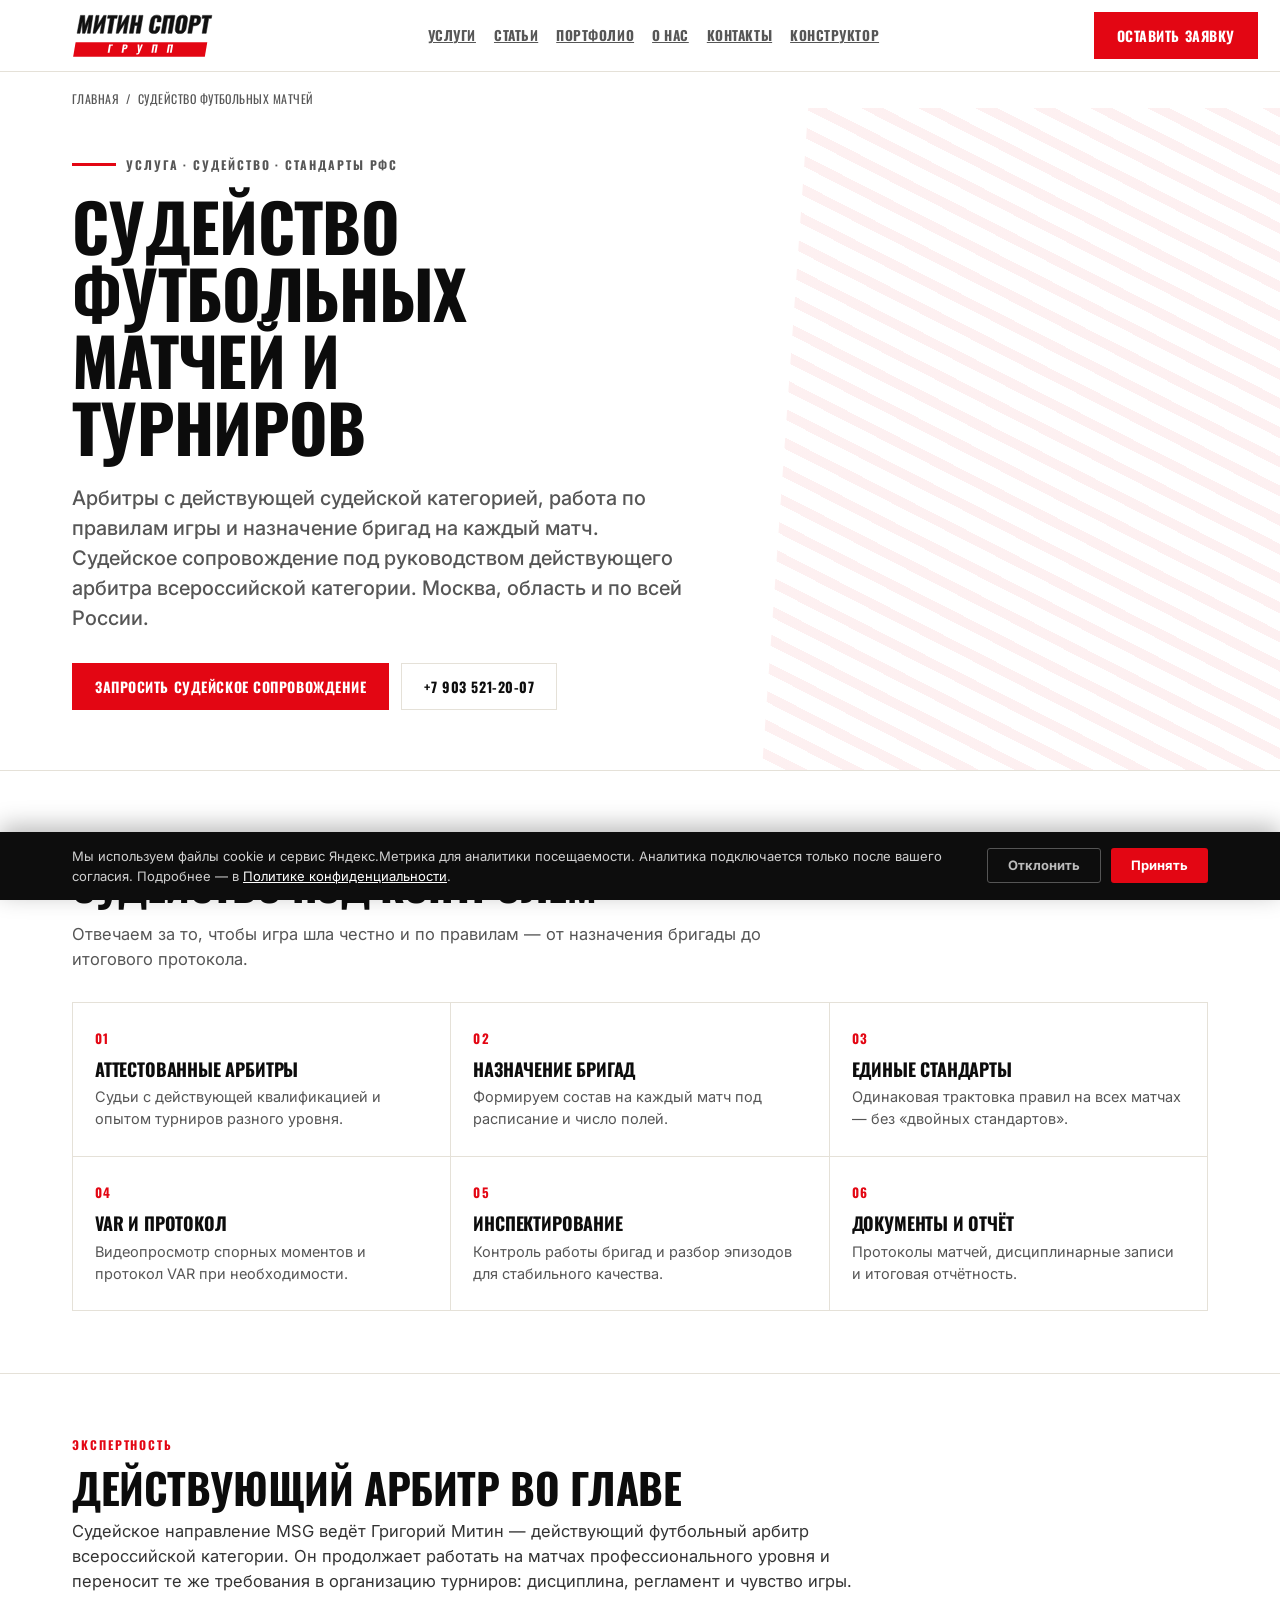
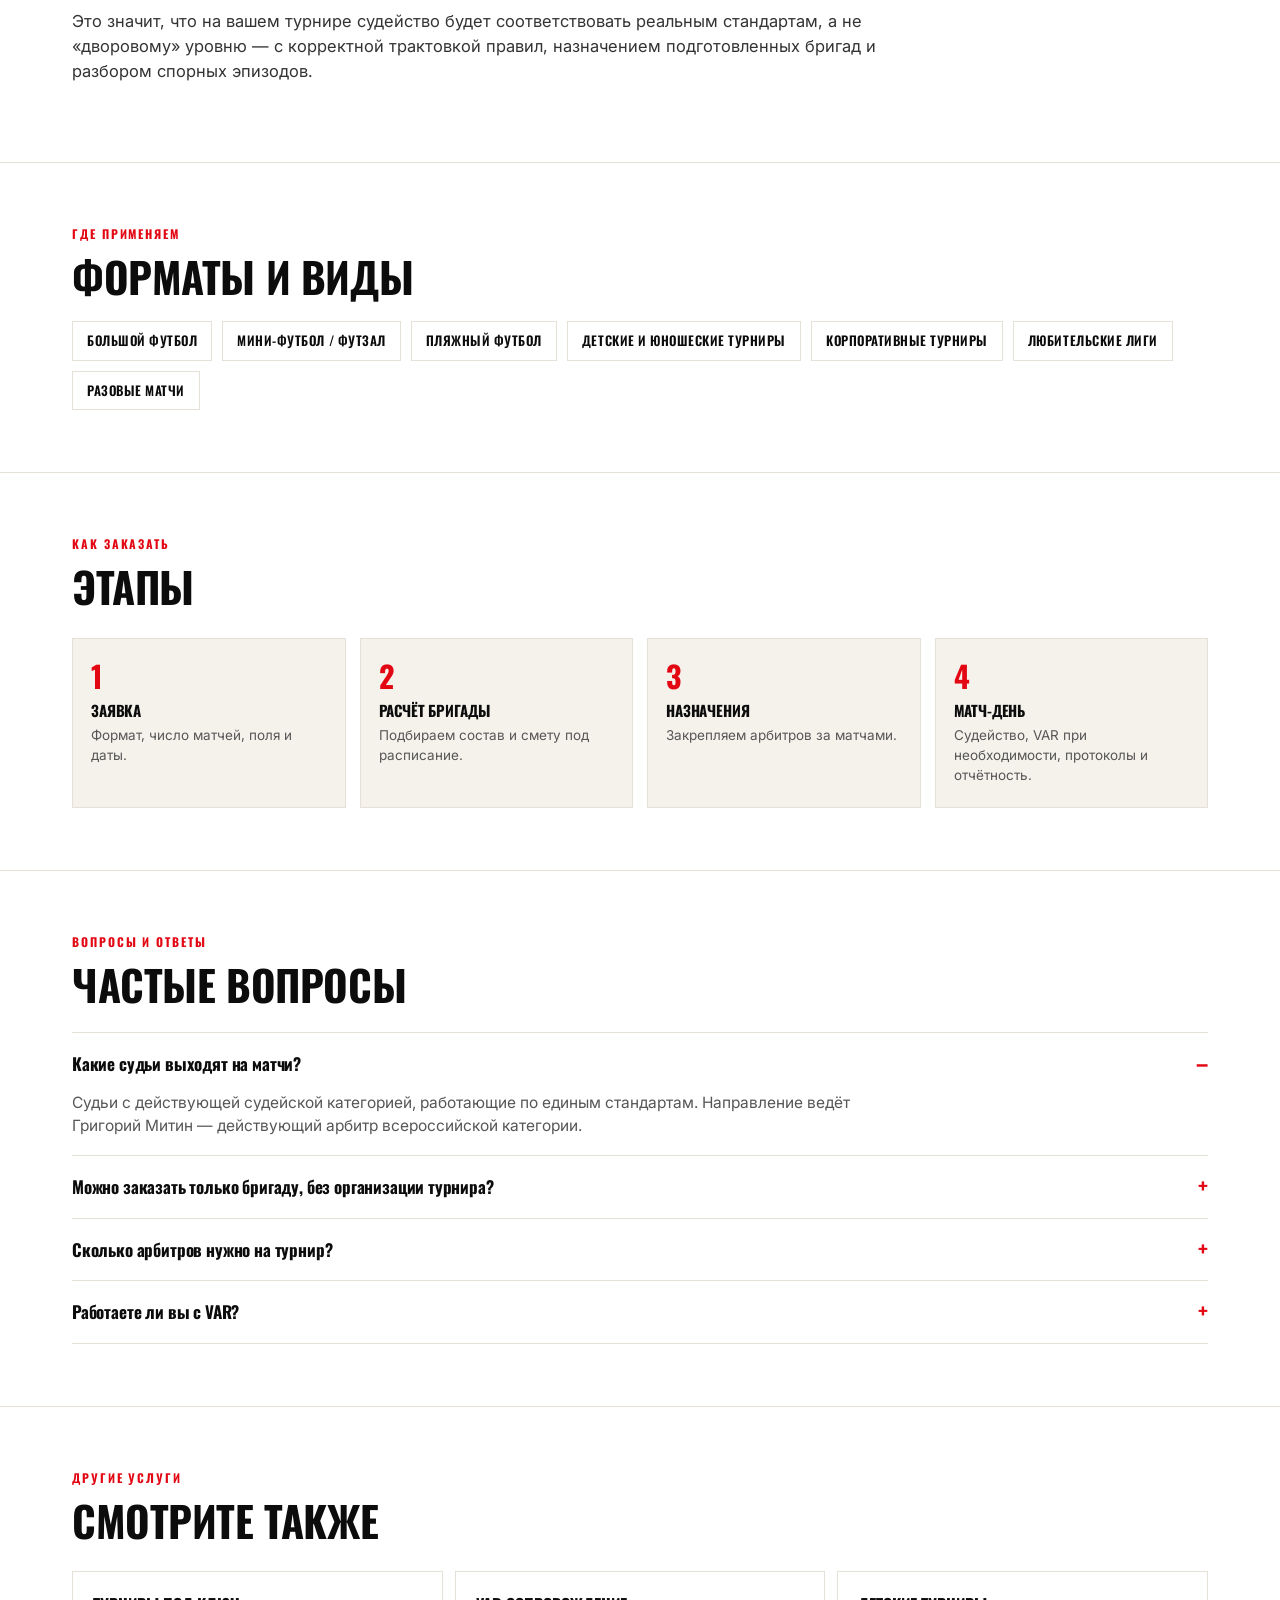
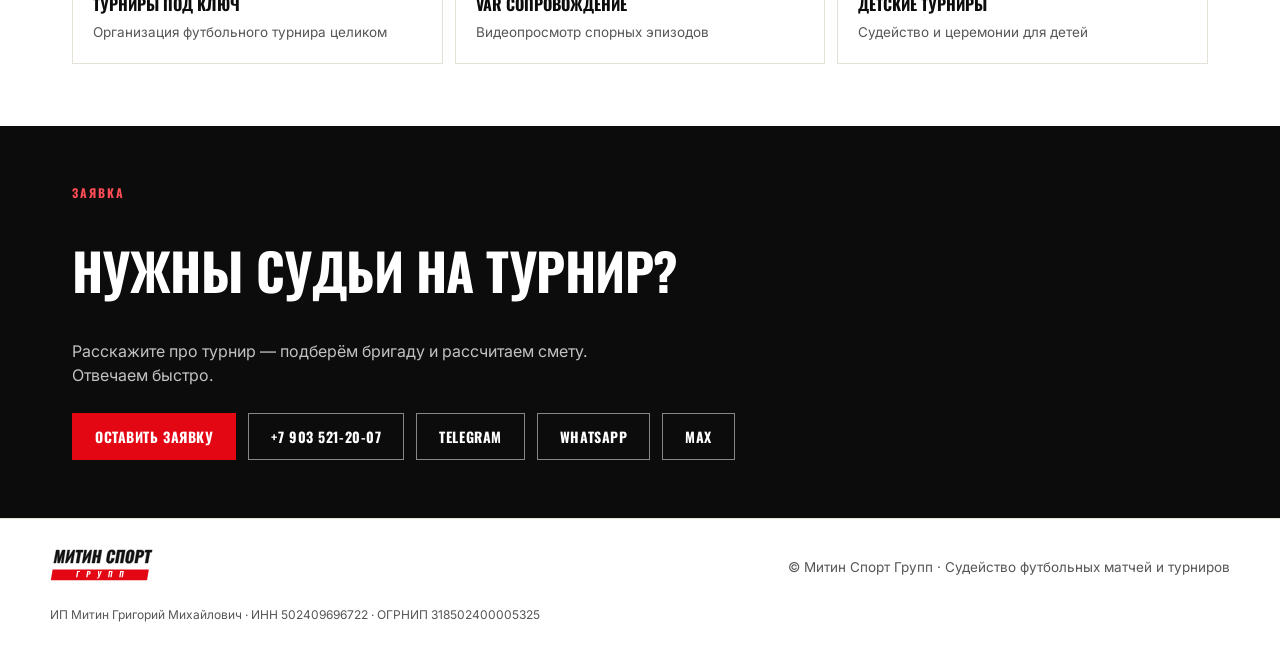
<file: sudeystvo-futbolnyh-matchey/index.html>
<!DOCTYPE html>
<html lang="ru">
<head>
  <meta charset="UTF-8" />
  <meta name="viewport" content="width=device-width, initial-scale=1.0" />
  <!-- Cookie consent + gated Yandex.Metrika -->
  <script src="/assets/cookie-consent.js" defer></script>
  <title>Судейство футбольных матчей и турниров — аттестованные арбитры | Митин Спорт Групп</title>
  <meta name="description" content="Профессиональное судейское сопровождение матчей и турниров: аттестованные арбитры, единые стандарты РФС, назначение бригад, VAR-протокол и отчётность. Москва, область и вся Россия." />
  <meta name="robots" content="index, follow" />
  <link rel="canonical" href="https://mitinsport.ru/sudeystvo-futbolnyh-matchey/" />
  <meta property="og:title" content="Судейство футбольных матчей и турниров — Митин Спорт Групп" />
  <meta property="og:description" content="Аттестованные арбитры, единые стандарты судейства, назначение бригад и VAR-протокол под руководством действующего арбитра всероссийской категории." />
  <meta property="og:type" content="website" />
  <meta property="og:url" content="https://mitinsport.ru/sudeystvo-futbolnyh-matchey/" />
  <meta property="og:site_name" content="Митин Спорт Групп" />
  <meta property="og:image" content="https://mitinsport.ru/assets/champ2026-1.jpg" />
  <meta property="og:locale" content="ru_RU" />
  <meta name="twitter:card" content="summary_large_image" />
  <meta name="theme-color" content="#e30613" />
  <link rel="icon" href="/favicon.ico" sizes="any" />
  <link rel="icon" type="image/png" sizes="32x32" href="/assets/favicon-32.png" />
  <link rel="apple-touch-icon" href="/assets/apple-touch-icon.png" />
  <script type="application/ld+json">
  {
    "@context": "https://schema.org",
    "@graph": [
      { "@type": "Service", "name": "Судейство футбольных матчей и турниров", "serviceType": "Судейское сопровождение", "provider": { "@type": "Organization", "name": "Митин Спорт Групп", "url": "https://mitinsport.ru/", "telephone": "+7-903-521-20-07" }, "areaServed": { "@type": "Country", "name": "Россия" }, "url": "https://mitinsport.ru/sudeystvo-futbolnyh-matchey/", "description": "Судейское сопровождение матчей и турниров: аттестованные арбитры, стандарты РФС, назначение бригад, VAR-протокол." },
      { "@type": "BreadcrumbList", "itemListElement": [ { "@type": "ListItem", "position": 1, "name": "Главная", "item": "https://mitinsport.ru/" }, { "@type": "ListItem", "position": 2, "name": "Судейство футбольных матчей", "item": "https://mitinsport.ru/sudeystvo-futbolnyh-matchey/" } ] },
      { "@type": "FAQPage", "mainEntity": [
        { "@type": "Question", "name": "Какие судьи выходят на матчи?", "acceptedAnswer": { "@type": "Answer", "text": "На матчи назначаются аттестованные арбитры, работающие по единым стандартам судейства. Основатель Митин Спорт Групп Григорий Митин — действующий футбольный судья всероссийской категории и лично отвечает за судейский уровень турнира." } },
        { "@type": "Question", "name": "Можно ли заказать только судейскую бригаду на турнир?", "acceptedAnswer": { "@type": "Answer", "text": "Да. Мы можем взять на себя весь турнир под ключ или отдельно обеспечить судейское сопровождение — бригаду арбитров с назначением на матчи, инспектированием и протоколами." } },
        { "@type": "Question", "name": "Сколько арбитров нужно на турнир?", "acceptedAnswer": { "@type": "Answer", "text": "Число зависит от количества полей, параллельных матчей и формата. Мы рассчитываем состав бригады под расписание, чтобы на каждом поле работал арбитр нужной квалификации." } },
        { "@type": "Question", "name": "Работаете ли вы с VAR?", "acceptedAnswer": { "@type": "Answer", "text": "Да, при необходимости обеспечиваем VAR-сопровождение: видеопросмотр спорных эпизодов и протокол — как на профессиональном уровне." } }
      ] }
    ]
  }
  </script>
  <link rel="preconnect" href="https://fonts.googleapis.com" />
  <link rel="preconnect" href="https://fonts.gstatic.com" crossorigin />
  <link href="https://fonts.googleapis.com/css2?family=Oswald:wght@500;600;700&family=Inter:wght@400;500;600;700&display=swap" rel="stylesheet" />
  <link rel="stylesheet" href="/assets/inner.css" />
</head>
<body>
  <header class="site-header">
    <div class="nav">
      <a class="brand" href="/"><img class="wm" src="/assets/logo-ru.svg" alt="Митин Спорт Групп" /></a>
      <nav class="nav-links"><a href="/#services">Услуги</a><a href="/statyi/">Статьи</a><a href="/#portfolio">Портфолио</a><a href="/#about">О нас</a><a href="/#contact">Контакты</a><a href="https://mitinsport.ru/constructor/" target="_blank" rel="noopener">Конструктор</a></nav>
      <a class="btn btn-red" href="/#contact">Оставить заявку</a>
    </div>
  </header>

  <main>
    <div class="wrap"><nav class="crumbs" aria-label="Хлебные крошки"><a href="/">Главная</a> &nbsp;/&nbsp; Судейство футбольных матчей</nav></div>

    <section class="hero">
      <div class="wrap">
        <div class="eyebrow">Услуга · Судейство · Стандарты РФС</div>
        <h1>Судейство футбольных матчей и турниров</h1>
        <p class="lead">Арбитры с действующей судейской категорией, работа по правилам игры и назначение бригад на каждый матч. Судейское сопровождение под руководством действующего арбитра всероссийской категории. Москва, область и по всей России.</p>
        <div class="hero-actions">
          <a class="btn btn-red" href="/#contact">Запросить судейское сопровождение</a>
          <a class="btn btn-ghost" href="tel:+79035212007">+7 903 521-20-07</a>
        </div>
      </div>
    </section>

    <section class="block">
      <div class="wrap">
        <div class="kick">Что входит</div>
        <h2>Судейство под контролем</h2>
        <p>Отвечаем за то, чтобы игра шла честно и по правилам — от назначения бригады до итогового протокола.</p>
        <div class="grid">
          <div class="cell"><div class="n">01</div><h3>Аттестованные арбитры</h3><p>Судьи с действующей квалификацией и опытом турниров разного уровня.</p></div>
          <div class="cell"><div class="n">02</div><h3>Назначение бригад</h3><p>Формируем состав на каждый матч под расписание и число полей.</p></div>
          <div class="cell"><div class="n">03</div><h3>Единые стандарты</h3><p>Одинаковая трактовка правил на всех матчах — без «двойных стандартов».</p></div>
          <div class="cell"><div class="n">04</div><h3>VAR и протокол</h3><p>Видеопросмотр спорных моментов и протокол VAR при необходимости.</p></div>
          <div class="cell"><div class="n">05</div><h3>Инспектирование</h3><p>Контроль работы бригад и разбор эпизодов для стабильного качества.</p></div>
          <div class="cell"><div class="n">06</div><h3>Документы и отчёт</h3><p>Протоколы матчей, дисциплинарные записи и итоговая отчётность.</p></div>
        </div>
      </div>
    </section>

    <section class="block">
      <div class="wrap">
        <div class="kick">Экспертность</div>
        <h2>Действующий арбитр во главе</h2>
        <div class="prose">
          <p>Судейское направление MSG ведёт Григорий Митин — действующий футбольный арбитр всероссийской категории. Он продолжает работать на матчах профессионального уровня и переносит те же требования в организацию турниров: дисциплина, регламент и чувство игры.</p>
          <p>Это значит, что на вашем турнире судейство будет соответствовать реальным стандартам, а не «дворовому» уровню — с корректной трактовкой правил, назначением подготовленных бригад и разбором спорных эпизодов.</p>
        </div>
      </div>
    </section>

    <section class="block">
      <div class="wrap">
        <div class="kick">Где применяем</div>
        <h2>Форматы и виды</h2>
        <div class="tags"><span>Большой футбол</span><span>Мини-футбол / футзал</span><span>Пляжный футбол</span><span>Детские и юношеские турниры</span><span>Корпоративные турниры</span><span>Любительские лиги</span><span>Разовые матчи</span></div>
      </div>
    </section>

    <section class="block">
      <div class="wrap">
        <div class="kick">Как заказать</div>
        <h2>Этапы</h2>
        <div class="steps four">
          <div class="step"><div class="num">1</div><h3>Заявка</h3><p>Формат, число матчей, поля и даты.</p></div>
          <div class="step"><div class="num">2</div><h3>Расчёт бригады</h3><p>Подбираем состав и смету под расписание.</p></div>
          <div class="step"><div class="num">3</div><h3>Назначения</h3><p>Закрепляем арбитров за матчами.</p></div>
          <div class="step"><div class="num">4</div><h3>Матч-день</h3><p>Судейство, VAR при необходимости, протоколы и отчётность.</p></div>
        </div>
      </div>
    </section>

    <section class="block">
      <div class="wrap">
        <div class="kick">Вопросы и ответы</div>
        <h2>Частые вопросы</h2>
        <div class="faq">
          <details open><summary>Какие судьи выходят на матчи?</summary><p>Судьи с действующей судейской категорией, работающие по единым стандартам. Направление ведёт Григорий Митин — действующий арбитр всероссийской категории.</p></details>
          <details><summary>Можно заказать только бригаду, без организации турнира?</summary><p>Да. Обеспечим отдельно судейское сопровождение: бригаду с назначением, инспектированием и протоколами.</p></details>
          <details><summary>Сколько арбитров нужно на турнир?</summary><p>Зависит от числа полей, параллельных матчей и формата. Рассчитаем состав под ваше расписание.</p></details>
          <details><summary>Работаете ли вы с VAR?</summary><p>Да, при необходимости обеспечиваем VAR-сопровождение с видеопросмотром спорных эпизодов и протоколом.</p></details>
        </div>
      </div>
    </section>

    <section class="block">
      <div class="wrap">
        <div class="kick">Другие услуги</div>
        <h2>Смотрите также</h2>
        <div class="related">
          <a href="/organizaciya-futbolnyh-turnirov/"><b>Турниры под ключ</b><span>Организация футбольного турнира целиком</span></a>
          <a href="/var-soprovozhdenie/"><b>VAR сопровождение</b><span>Видеопросмотр спорных эпизодов</span></a>
          <a href="/detskie-futbolnye-turniry/"><b>Детские турниры</b><span>Судейство и церемонии для детей</span></a>
        </div>
      </div>
    </section>

    <section class="cta">
      <div class="wrap">
        <div class="kick" style="color:#ff4d57">Заявка</div>
        <h2>Нужны судьи на турнир?</h2>
        <p>Расскажите про турнир — подберём бригаду и рассчитаем смету. Отвечаем быстро.</p>
        <div class="cta-row">
          <a class="btn btn-red" href="/#contact">Оставить заявку</a>
          <a class="btn btn-ghost" href="tel:+79035212007">+7 903 521-20-07</a>
          <a class="btn btn-ghost" href="https://t.me/mitinref" target="_blank" rel="noopener">Telegram</a>
          <a class="btn btn-ghost" href="https://wa.me/79035212007" target="_blank" rel="noopener">WhatsApp</a>
          <a class="btn btn-ghost" href="https://max.ru/u/f9LHodD0cOJxigG2ZFXCFRlha_XiLOePmWmyAnQXn7SpbkCbk9C6TY4qAB0" target="_blank" rel="noopener">MAX</a>
        </div>
      </div>
    </section>
  </main>

  <footer><div class="in"><a href="/"><img src="/assets/logo-ru.svg" alt="Митин Спорт Групп" /></a><span>© Митин Спорт Групп · Судейство футбольных матчей и турниров</span><span class="req">ИП Митин Григорий Михайлович · ИНН 502409696722 · ОГРНИП 318502400005325</span></div></footer>

  <script>
    (function () {
      var ID = 110599203;
      var goal = function (name) { try { if (typeof ym === 'function') ym(ID, 'reachGoal', name); } catch (e) {} try { if (typeof gtag === 'function') gtag('event', name); } catch (e) {} };
      document.addEventListener('click', function (e) {
        var a = e.target.closest && e.target.closest('a'); if (!a) return;
        var href = (a.getAttribute('href') || '').toLowerCase();
        if (href.indexOf('tel:') === 0) goal('call');
        else if (href.indexOf('mailto:') === 0) goal('email');
        else if (href.indexOf('t.me/') > -1) goal('telegram');
        else if (href.indexOf('wa.me/') > -1) goal('whatsapp');
        else if (href.indexOf('max.ru') > -1) goal('max');
        else if (href.indexOf('/constructor') > -1) goal('constructor');
      }, true);
    })();
  </script>
</body>
</html>
</file>
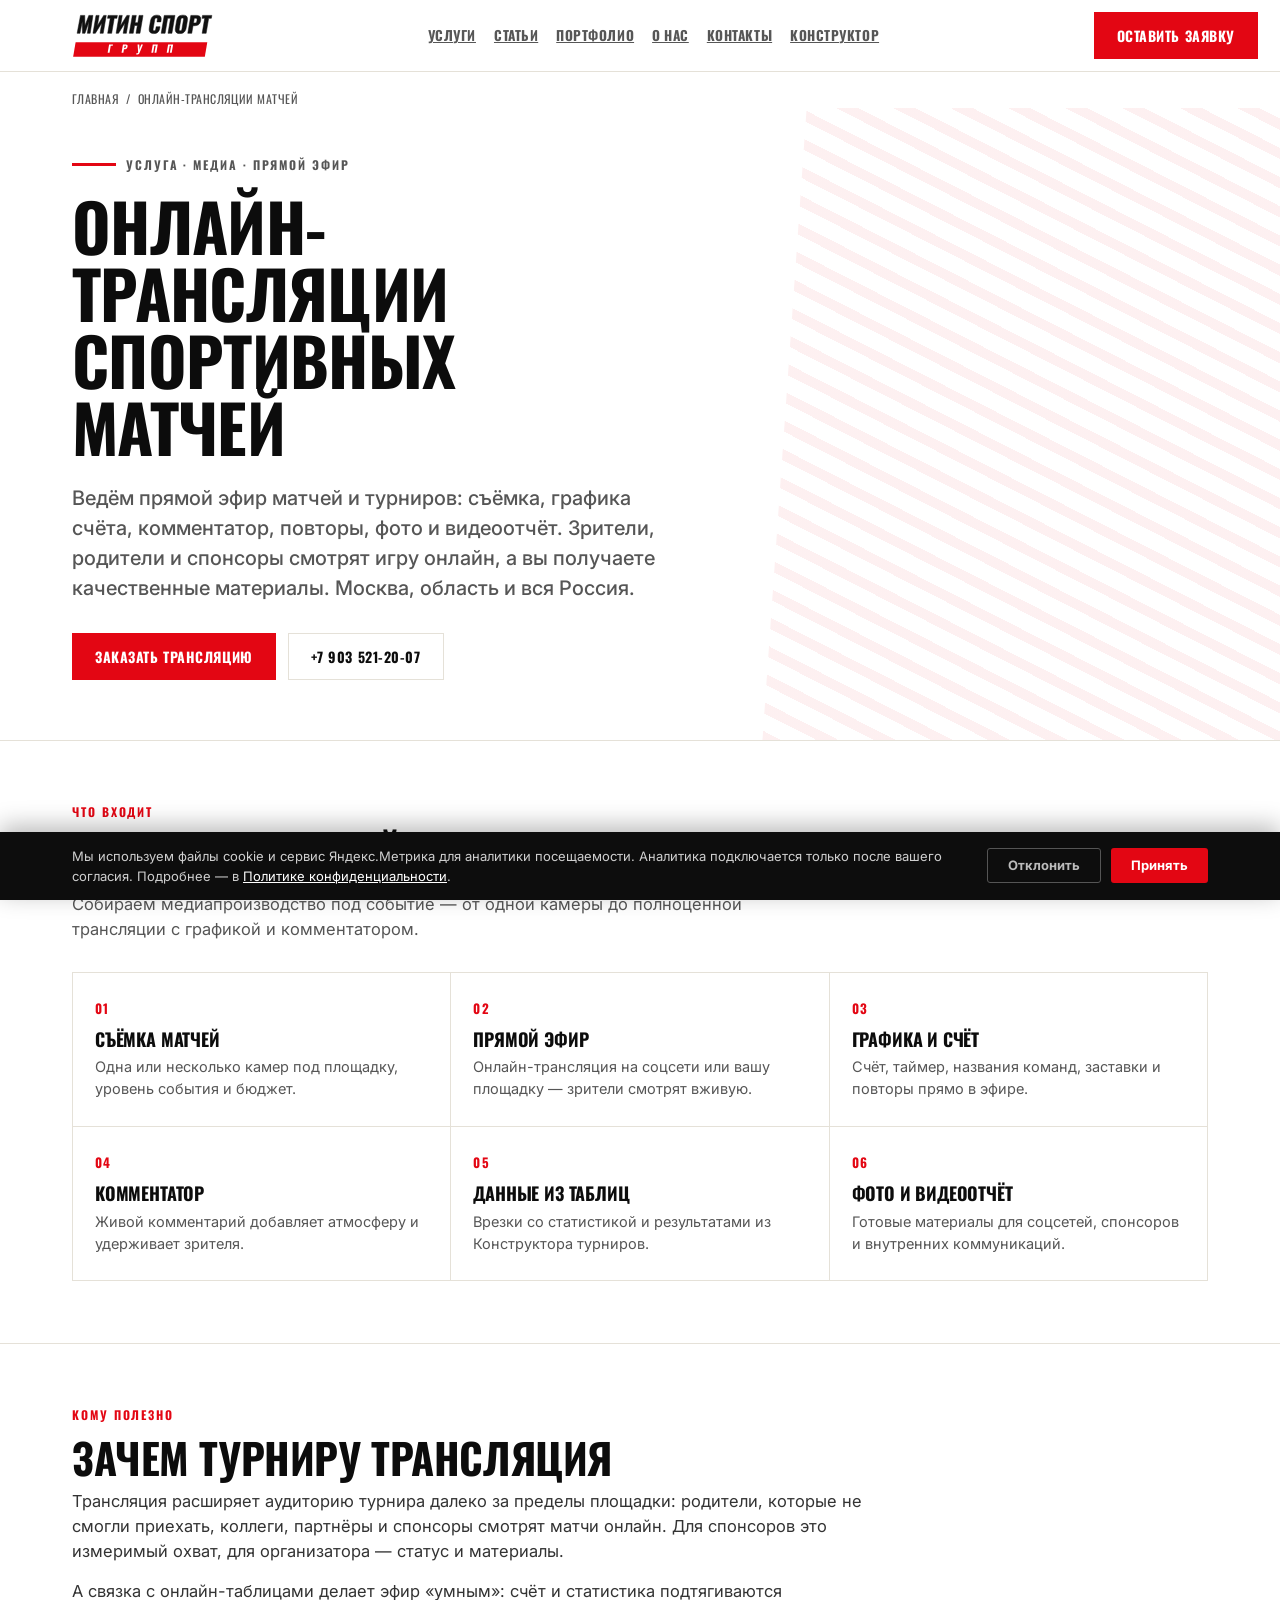
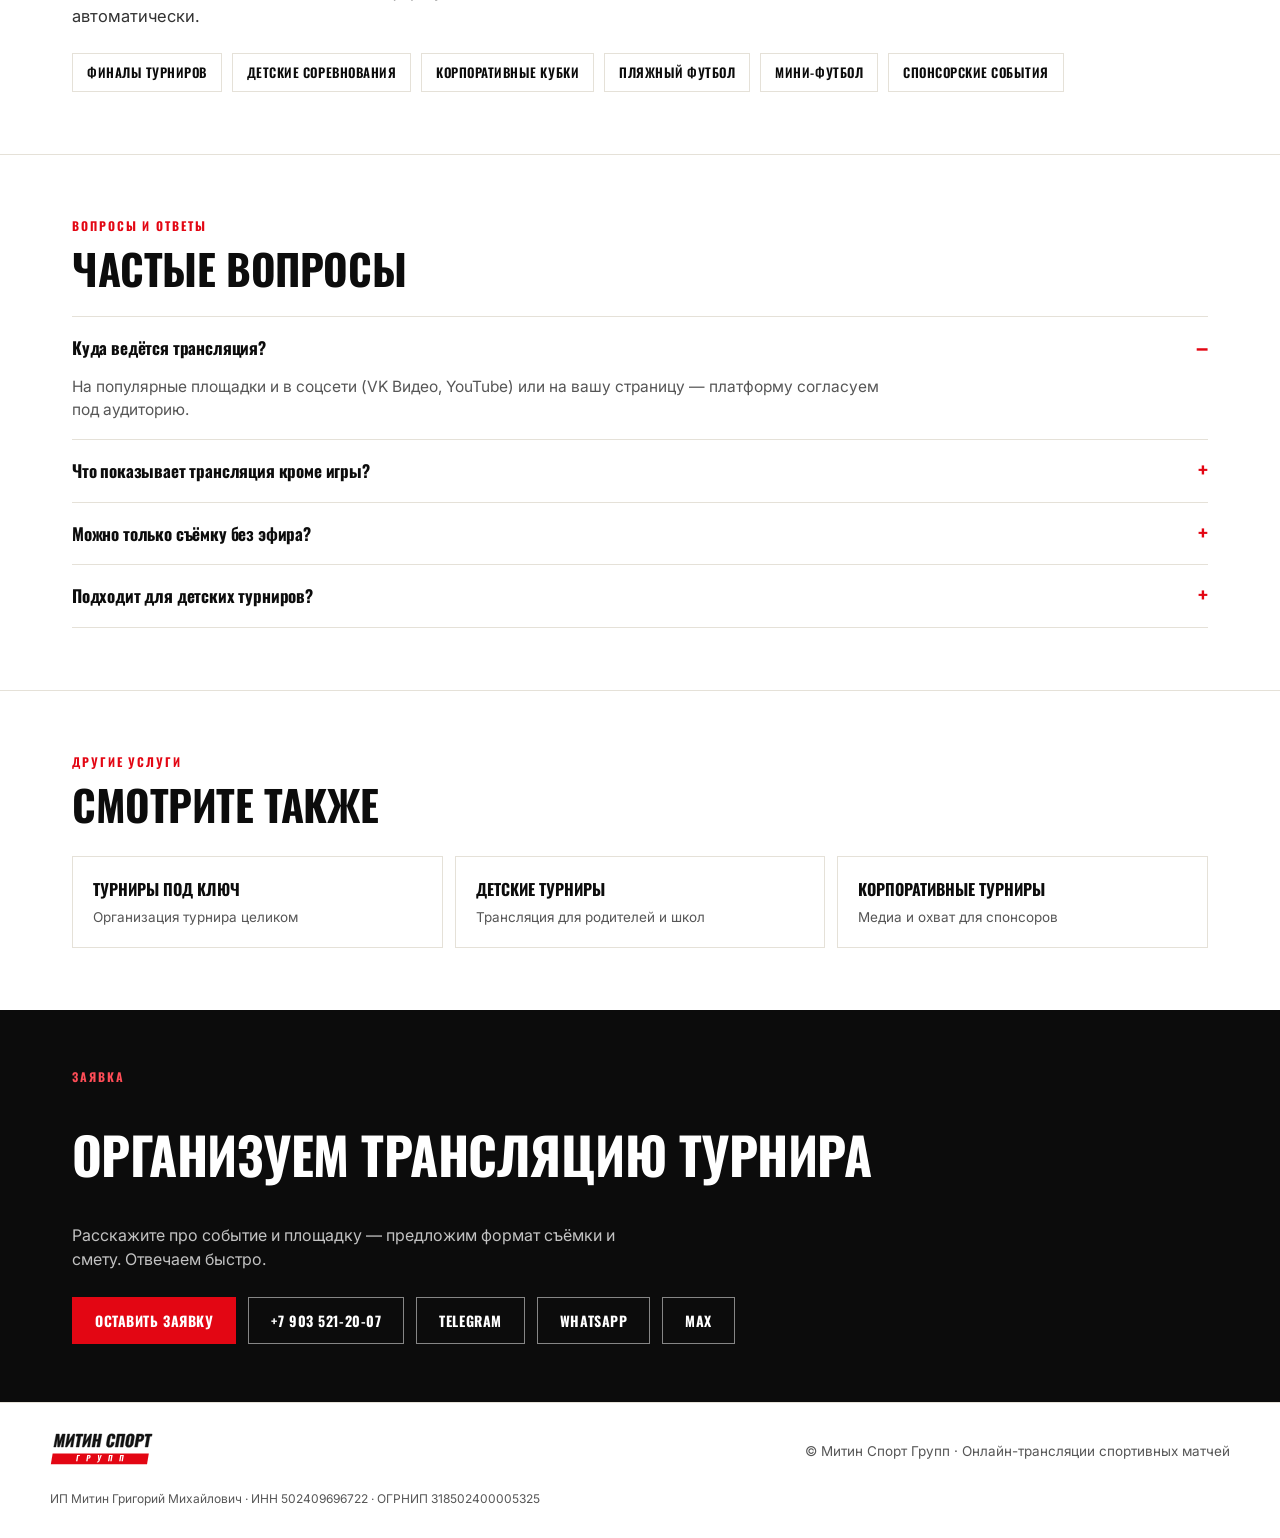
<file: translyacii-matchey/index.html>
<!DOCTYPE html>
<html lang="ru">
<head>
  <meta charset="UTF-8" />
  <meta name="viewport" content="width=device-width, initial-scale=1.0" />
  <!-- Cookie consent + gated Yandex.Metrika -->
  <script src="/assets/cookie-consent.js" defer></script>
  <title>Онлайн-трансляции спортивных матчей и турниров — Митин Спорт Групп</title>
  <meta name="description" content="Онлайн-трансляции футбольных матчей и турниров: многокамерная съёмка, графика счёта, комментатор, фото и видеоотчёт. Прямой эфир для зрителей, родителей и спонсоров. Москва и Россия." />
  <meta name="robots" content="index, follow" />
  <link rel="canonical" href="https://mitinsport.ru/translyacii-matchey/" />
  <meta property="og:title" content="Онлайн-трансляции матчей и турниров — Митин Спорт Групп" />
  <meta property="og:description" content="Прямой эфир матчей с графикой счёта и комментатором, фото и видеоотчёт. Медиа-сопровождение турнира под ключ." />
  <meta property="og:type" content="website" />
  <meta property="og:url" content="https://mitinsport.ru/translyacii-matchey/" />
  <meta property="og:site_name" content="Митин Спорт Групп" />
  <meta property="og:image" content="https://mitinsport.ru/assets/nml-crowd.jpg" />
  <meta property="og:locale" content="ru_RU" />
  <meta name="twitter:card" content="summary_large_image" />
  <meta name="theme-color" content="#e30613" />
  <link rel="icon" href="/favicon.ico" sizes="any" />
  <link rel="icon" type="image/png" sizes="32x32" href="/assets/favicon-32.png" />
  <link rel="apple-touch-icon" href="/assets/apple-touch-icon.png" />
  <script type="application/ld+json">
  {
    "@context": "https://schema.org",
    "@graph": [
      { "@type": "Service", "name": "Онлайн-трансляции спортивных матчей", "serviceType": "Медиа и трансляции", "provider": { "@type": "Organization", "name": "Митин Спорт Групп", "url": "https://mitinsport.ru/", "telephone": "+7-903-521-20-07" }, "areaServed": { "@type": "Country", "name": "Россия" }, "url": "https://mitinsport.ru/translyacii-matchey/", "description": "Онлайн-трансляции матчей и турниров: многокамерная съёмка, графика счёта, комментатор, фото и видеоотчёт." },
      { "@type": "BreadcrumbList", "itemListElement": [ { "@type": "ListItem", "position": 1, "name": "Главная", "item": "https://mitinsport.ru/" }, { "@type": "ListItem", "position": 2, "name": "Онлайн-трансляции матчей", "item": "https://mitinsport.ru/translyacii-matchey/" } ] },
      { "@type": "FAQPage", "mainEntity": [
        { "@type": "Question", "name": "Куда ведётся трансляция матчей?", "acceptedAnswer": { "@type": "Answer", "text": "Трансляцию можно вести на популярные площадки и в соцсети (например, VK Видео, YouTube) или на вашу страницу. Конкретную платформу согласуем под задачу и аудиторию." } },
        { "@type": "Question", "name": "Что показывает трансляция кроме игры?", "acceptedAnswer": { "@type": "Answer", "text": "Графику счёта и таймера, названия команд, заставки и повторы. По желанию — комментатора и врезки со статистикой из онлайн-таблиц турнира." } },
        { "@type": "Question", "name": "Можно заказать только съёмку без прямого эфира?", "acceptedAnswer": { "@type": "Answer", "text": "Да. Можем сделать фото- и видеоотчёт без прямого эфира, либо полноценную онлайн-трансляцию — в зависимости от бюджета и целей." } },
        { "@type": "Question", "name": "Подходит ли трансляция для детских турниров?", "acceptedAnswer": { "@type": "Answer", "text": "Да, это популярный формат: родители, которые не смогли приехать, смотрят матчи онлайн, а школа получает качественные материалы для соцсетей." } }
      ] }
    ]
  }
  </script>
  <link rel="preconnect" href="https://fonts.googleapis.com" />
  <link rel="preconnect" href="https://fonts.gstatic.com" crossorigin />
  <link href="https://fonts.googleapis.com/css2?family=Oswald:wght@500;600;700&family=Inter:wght@400;500;600;700&display=swap" rel="stylesheet" />
  <link rel="stylesheet" href="/assets/inner.css" />
</head>
<body>
  <header class="site-header">
    <div class="nav">
      <a class="brand" href="/"><img class="wm" src="/assets/logo-ru.svg" alt="Митин Спорт Групп" /></a>
      <nav class="nav-links"><a href="/#services">Услуги</a><a href="/statyi/">Статьи</a><a href="/#portfolio">Портфолио</a><a href="/#about">О нас</a><a href="/#contact">Контакты</a><a href="https://mitinsport.ru/constructor/" target="_blank" rel="noopener">Конструктор</a></nav>
      <a class="btn btn-red" href="/#contact">Оставить заявку</a>
    </div>
  </header>

  <main>
    <div class="wrap"><nav class="crumbs" aria-label="Хлебные крошки"><a href="/">Главная</a> &nbsp;/&nbsp; Онлайн-трансляции матчей</nav></div>

    <section class="hero">
      <div class="wrap">
        <div class="eyebrow">Услуга · Медиа · Прямой эфир</div>
        <h1>Онлайн-трансляции спортивных матчей</h1>
        <p class="lead">Ведём прямой эфир матчей и турниров: съёмка, графика счёта, комментатор, повторы, фото и видеоотчёт. Зрители, родители и спонсоры смотрят игру онлайн, а вы получаете качественные материалы. Москва, область и вся Россия.</p>
        <div class="hero-actions">
          <a class="btn btn-red" href="/#contact">Заказать трансляцию</a>
          <a class="btn btn-ghost" href="tel:+79035212007">+7 903 521-20-07</a>
        </div>
      </div>
    </section>

    <section class="block">
      <div class="wrap">
        <div class="kick">Что входит</div>
        <h2>Турнир, который приятно смотреть</h2>
        <p>Собираем медиапроизводство под событие — от одной камеры до полноценной трансляции с графикой и комментатором.</p>
        <div class="grid">
          <div class="cell"><div class="n">01</div><h3>Съёмка матчей</h3><p>Одна или несколько камер под площадку, уровень события и бюджет.</p></div>
          <div class="cell"><div class="n">02</div><h3>Прямой эфир</h3><p>Онлайн-трансляция на соцсети или вашу площадку — зрители смотрят вживую.</p></div>
          <div class="cell"><div class="n">03</div><h3>Графика и счёт</h3><p>Счёт, таймер, названия команд, заставки и повторы прямо в эфире.</p></div>
          <div class="cell"><div class="n">04</div><h3>Комментатор</h3><p>Живой комментарий добавляет атмосферу и удерживает зрителя.</p></div>
          <div class="cell"><div class="n">05</div><h3>Данные из таблиц</h3><p>Врезки со статистикой и результатами из Конструктора турниров.</p></div>
          <div class="cell"><div class="n">06</div><h3>Фото и видеоотчёт</h3><p>Готовые материалы для соцсетей, спонсоров и внутренних коммуникаций.</p></div>
        </div>
      </div>
    </section>

    <section class="block">
      <div class="wrap">
        <div class="kick">Кому полезно</div>
        <h2>Зачем турниру трансляция</h2>
        <div class="prose">
          <p>Трансляция расширяет аудиторию турнира далеко за пределы площадки: родители, которые не смогли приехать, коллеги, партнёры и спонсоры смотрят матчи онлайн. Для спонсоров это измеримый охват, для организатора — статус и материалы.</p>
          <p>А связка с онлайн-таблицами делает эфир «умным»: счёт и статистика подтягиваются автоматически.</p>
        </div>
        <div class="tags"><span>Финалы турниров</span><span>Детские соревнования</span><span>Корпоративные кубки</span><span>Пляжный футбол</span><span>Мини-футбол</span><span>Спонсорские события</span></div>
      </div>
    </section>

    <section class="block">
      <div class="wrap">
        <div class="kick">Вопросы и ответы</div>
        <h2>Частые вопросы</h2>
        <div class="faq">
          <details open><summary>Куда ведётся трансляция?</summary><p>На популярные площадки и в соцсети (VK Видео, YouTube) или на вашу страницу — платформу согласуем под аудиторию.</p></details>
          <details><summary>Что показывает трансляция кроме игры?</summary><p>Графику счёта и таймера, названия команд, заставки и повторы; по желанию — комментатора и статистику из таблиц.</p></details>
          <details><summary>Можно только съёмку без эфира?</summary><p>Да — фото- и видеоотчёт без прямого эфира либо полноценная трансляция, в зависимости от бюджета.</p></details>
          <details><summary>Подходит для детских турниров?</summary><p>Да, родители смотрят матчи онлайн, а школа получает качественные материалы для соцсетей.</p></details>
        </div>
      </div>
    </section>

    <section class="block">
      <div class="wrap">
        <div class="kick">Другие услуги</div>
        <h2>Смотрите также</h2>
        <div class="related">
          <a href="/organizaciya-futbolnyh-turnirov/"><b>Турниры под ключ</b><span>Организация турнира целиком</span></a>
          <a href="/detskie-futbolnye-turniry/"><b>Детские турниры</b><span>Трансляция для родителей и школ</span></a>
          <a href="/korporativnye-sportivnye-meropriyatiya/"><b>Корпоративные турниры</b><span>Медиа и охват для спонсоров</span></a>
        </div>
      </div>
    </section>

    <section class="cta">
      <div class="wrap">
        <div class="kick" style="color:#ff4d57">Заявка</div>
        <h2>Организуем трансляцию турнира</h2>
        <p>Расскажите про событие и площадку — предложим формат съёмки и смету. Отвечаем быстро.</p>
        <div class="cta-row">
          <a class="btn btn-red" href="/#contact">Оставить заявку</a>
          <a class="btn btn-ghost" href="tel:+79035212007">+7 903 521-20-07</a>
          <a class="btn btn-ghost" href="https://t.me/mitinref" target="_blank" rel="noopener">Telegram</a>
          <a class="btn btn-ghost" href="https://wa.me/79035212007" target="_blank" rel="noopener">WhatsApp</a>
          <a class="btn btn-ghost" href="https://max.ru/u/f9LHodD0cOJxigG2ZFXCFRlha_XiLOePmWmyAnQXn7SpbkCbk9C6TY4qAB0" target="_blank" rel="noopener">MAX</a>
        </div>
      </div>
    </section>
  </main>

  <footer><div class="in"><a href="/"><img src="/assets/logo-ru.svg" alt="Митин Спорт Групп" /></a><span>© Митин Спорт Групп · Онлайн-трансляции спортивных матчей</span><span class="req">ИП Митин Григорий Михайлович · ИНН 502409696722 · ОГРНИП 318502400005325</span></div></footer>

  <script>
    (function () {
      var ID = 110599203;
      var goal = function (name) { try { if (typeof ym === 'function') ym(ID, 'reachGoal', name); } catch (e) {} try { if (typeof gtag === 'function') gtag('event', name); } catch (e) {} };
      document.addEventListener('click', function (e) {
        var a = e.target.closest && e.target.closest('a'); if (!a) return;
        var href = (a.getAttribute('href') || '').toLowerCase();
        if (href.indexOf('tel:') === 0) goal('call');
        else if (href.indexOf('mailto:') === 0) goal('email');
        else if (href.indexOf('t.me/') > -1) goal('telegram');
        else if (href.indexOf('wa.me/') > -1) goal('whatsapp');
        else if (href.indexOf('max.ru') > -1) goal('max');
        else if (href.indexOf('/constructor') > -1) goal('constructor');
      }, true);
    })();
  </script>
</body>
</html>
</file>
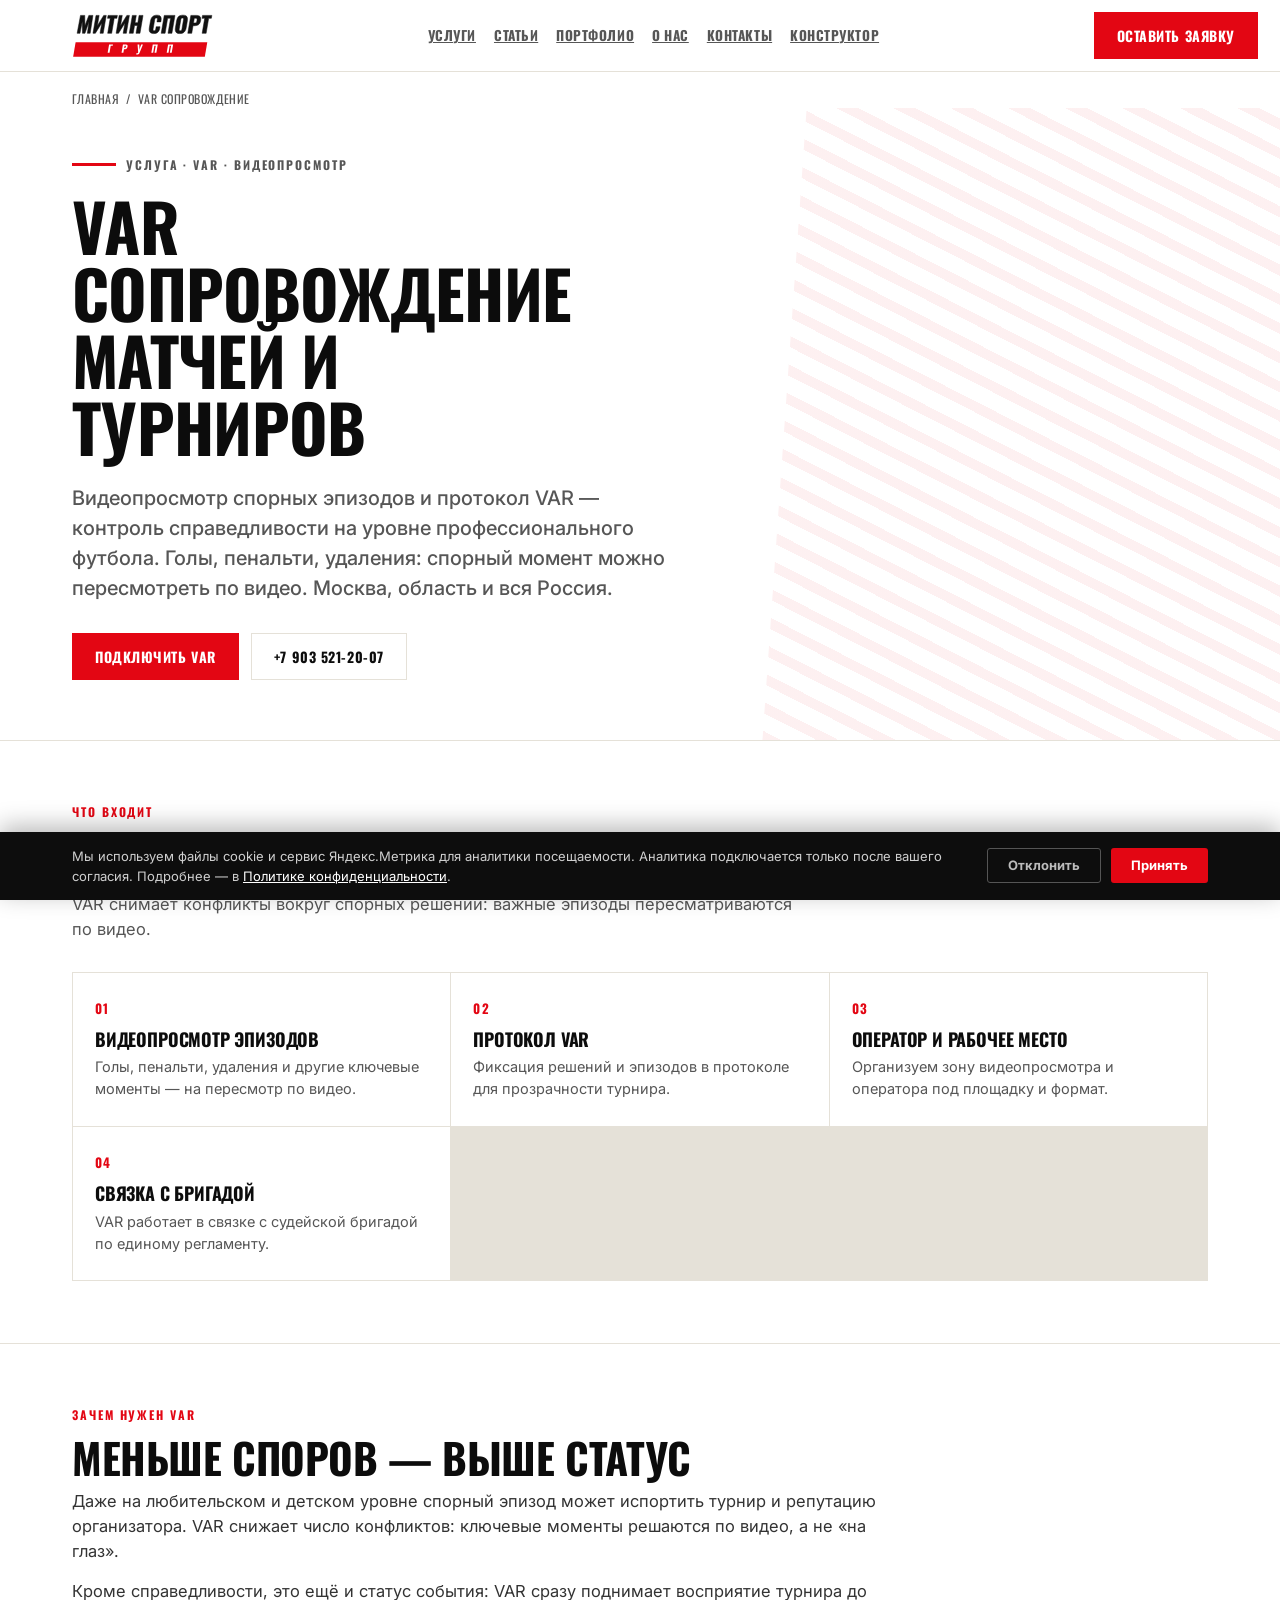
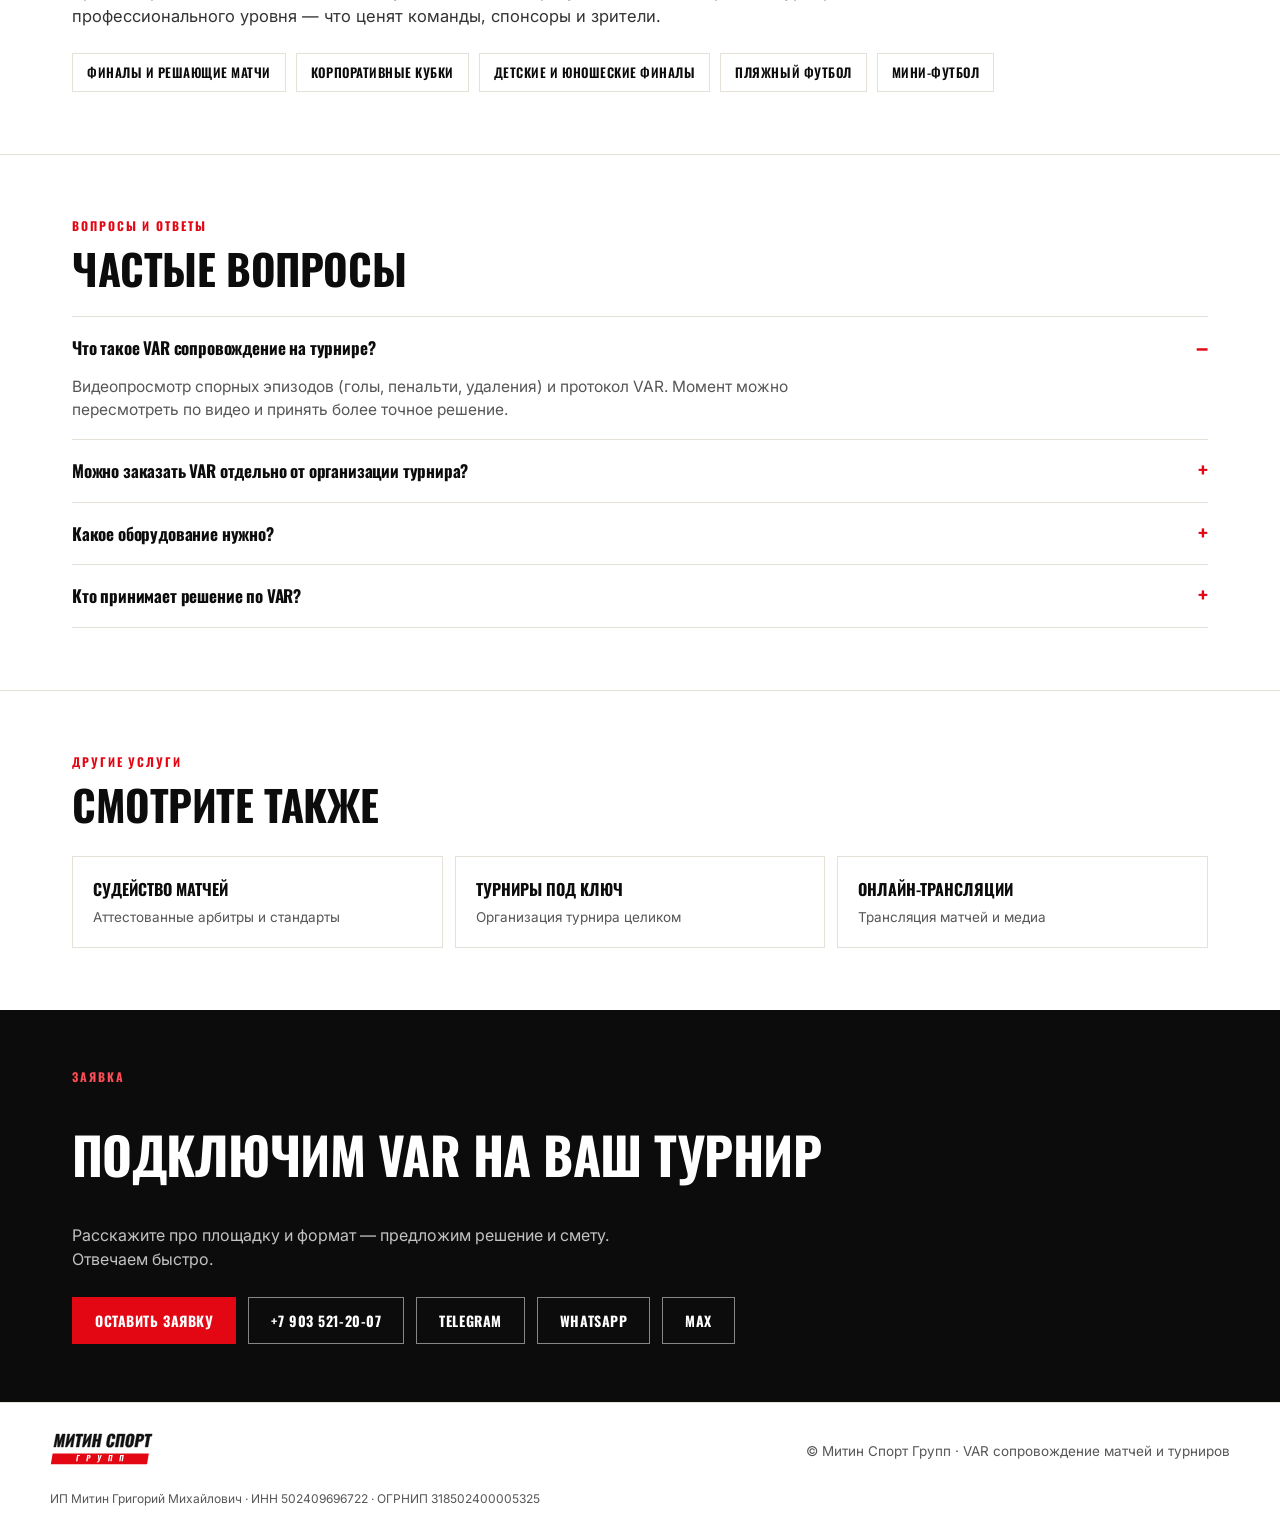
<file: var-soprovozhdenie/index.html>
<!DOCTYPE html>
<html lang="ru">
<head>
  <meta charset="UTF-8" />
  <meta name="viewport" content="width=device-width, initial-scale=1.0" />
  <!-- Cookie consent + gated Yandex.Metrika -->
  <script src="/assets/cookie-consent.js" defer></script>
  <title>VAR сопровождение матчей и турниров — видеопросмотр и протокол | Митин Спорт Групп</title>
  <meta name="description" content="VAR сопровождение футбольных матчей и турниров: видеопросмотр спорных эпизодов, протокол VAR и разбор моментов как на профессиональном уровне. Москва, область и вся Россия." />
  <meta name="robots" content="index, follow" />
  <link rel="canonical" href="https://mitinsport.ru/var-soprovozhdenie/" />
  <meta property="og:title" content="VAR сопровождение матчей и турниров — Митин Спорт Групп" />
  <meta property="og:description" content="Видеопросмотр спорных эпизодов, протокол VAR и разбор моментов — профессиональный уровень контроля справедливости на вашем турнире." />
  <meta property="og:type" content="website" />
  <meta property="og:url" content="https://mitinsport.ru/var-soprovozhdenie/" />
  <meta property="og:site_name" content="Митин Спорт Групп" />
  <meta property="og:image" content="https://mitinsport.ru/assets/youthbeach-3.jpg" />
  <meta property="og:locale" content="ru_RU" />
  <meta name="twitter:card" content="summary_large_image" />
  <meta name="theme-color" content="#e30613" />
  <link rel="icon" href="/favicon.ico" sizes="any" />
  <link rel="icon" type="image/png" sizes="32x32" href="/assets/favicon-32.png" />
  <link rel="apple-touch-icon" href="/assets/apple-touch-icon.png" />
  <script type="application/ld+json">
  {
    "@context": "https://schema.org",
    "@graph": [
      { "@type": "Service", "name": "VAR сопровождение матчей", "serviceType": "Видеопросмотр и протокол VAR", "provider": { "@type": "Organization", "name": "Митин Спорт Групп", "url": "https://mitinsport.ru/", "telephone": "+7-903-521-20-07" }, "areaServed": { "@type": "Country", "name": "Россия" }, "url": "https://mitinsport.ru/var-soprovozhdenie/", "description": "VAR сопровождение матчей и турниров: видеопросмотр спорных эпизодов, протокол VAR и разбор моментов." },
      { "@type": "BreadcrumbList", "itemListElement": [ { "@type": "ListItem", "position": 1, "name": "Главная", "item": "https://mitinsport.ru/" }, { "@type": "ListItem", "position": 2, "name": "VAR сопровождение", "item": "https://mitinsport.ru/var-soprovozhdenie/" } ] },
      { "@type": "FAQPage", "mainEntity": [
        { "@type": "Question", "name": "Что такое VAR сопровождение на турнире?", "acceptedAnswer": { "@type": "Answer", "text": "Это видеопросмотр спорных эпизодов (голы, пенальти, удаления) и протокол VAR. Судьи могут пересмотреть момент по видео и принять более точное решение — как на профессиональном уровне." } },
        { "@type": "Question", "name": "Можно заказать VAR отдельно от организации турнира?", "acceptedAnswer": { "@type": "Answer", "text": "Да. VAR сопровождение можно подключить как к нашему турниру под ключ, так и к вашему собственному мероприятию — отдельной услугой." } },
        { "@type": "Question", "name": "Какое оборудование нужно для VAR?", "acceptedAnswer": { "@type": "Answer", "text": "Состав оборудования зависит от площадки и уровня события — камеры, монитор для просмотра и рабочее место оператора. Подбираем решение под ваш турнир и бюджет." } },
        { "@type": "Question", "name": "Кто принимает решение по VAR?", "acceptedAnswer": { "@type": "Answer", "text": "Финальное решение остаётся за судьёй матча после видеопросмотра. Судейское направление MSG курирует Григорий Митин — действующий арбитр всероссийской категории." } }
      ] }
    ]
  }
  </script>
  <link rel="preconnect" href="https://fonts.googleapis.com" />
  <link rel="preconnect" href="https://fonts.gstatic.com" crossorigin />
  <link href="https://fonts.googleapis.com/css2?family=Oswald:wght@500;600;700&family=Inter:wght@400;500;600;700&display=swap" rel="stylesheet" />
  <link rel="stylesheet" href="/assets/inner.css" />
</head>
<body>
  <header class="site-header">
    <div class="nav">
      <a class="brand" href="/"><img class="wm" src="/assets/logo-ru.svg" alt="Митин Спорт Групп" /></a>
      <nav class="nav-links"><a href="/#services">Услуги</a><a href="/statyi/">Статьи</a><a href="/#portfolio">Портфолио</a><a href="/#about">О нас</a><a href="/#contact">Контакты</a><a href="https://mitinsport.ru/constructor/" target="_blank" rel="noopener">Конструктор</a></nav>
      <a class="btn btn-red" href="/#contact">Оставить заявку</a>
    </div>
  </header>

  <main>
    <div class="wrap"><nav class="crumbs" aria-label="Хлебные крошки"><a href="/">Главная</a> &nbsp;/&nbsp; VAR сопровождение</nav></div>

    <section class="hero">
      <div class="wrap">
        <div class="eyebrow">Услуга · VAR · Видеопросмотр</div>
        <h1>VAR сопровождение матчей и турниров</h1>
        <p class="lead">Видеопросмотр спорных эпизодов и протокол VAR — контроль справедливости на уровне профессионального футбола. Голы, пенальти, удаления: спорный момент можно пересмотреть по видео. Москва, область и вся Россия.</p>
        <div class="hero-actions">
          <a class="btn btn-red" href="/#contact">Подключить VAR</a>
          <a class="btn btn-ghost" href="tel:+79035212007">+7 903 521-20-07</a>
        </div>
      </div>
    </section>

    <section class="block">
      <div class="wrap">
        <div class="kick">Что входит</div>
        <h2>Справедливость под видеоконтролем</h2>
        <p>VAR снимает конфликты вокруг спорных решений: важные эпизоды пересматриваются по видео.</p>
        <div class="grid">
          <div class="cell"><div class="n">01</div><h3>Видеопросмотр эпизодов</h3><p>Голы, пенальти, удаления и другие ключевые моменты — на пересмотр по видео.</p></div>
          <div class="cell"><div class="n">02</div><h3>Протокол VAR</h3><p>Фиксация решений и эпизодов в протоколе для прозрачности турнира.</p></div>
          <div class="cell"><div class="n">03</div><h3>Оператор и рабочее место</h3><p>Организуем зону видеопросмотра и оператора под площадку и формат.</p></div>
          <div class="cell"><div class="n">04</div><h3>Связка с бригадой</h3><p>VAR работает в связке с судейской бригадой по единому регламенту.</p></div>
        </div>
      </div>
    </section>

    <section class="block">
      <div class="wrap">
        <div class="kick">Зачем нужен VAR</div>
        <h2>Меньше споров — выше статус</h2>
        <div class="prose">
          <p>Даже на любительском и детском уровне спорный эпизод может испортить турнир и репутацию организатора. VAR снижает число конфликтов: ключевые моменты решаются по видео, а не «на глаз».</p>
          <p>Кроме справедливости, это ещё и статус события: VAR сразу поднимает восприятие турнира до профессионального уровня — что ценят команды, спонсоры и зрители.</p>
        </div>
        <div class="tags"><span>Финалы и решающие матчи</span><span>Корпоративные кубки</span><span>Детские и юношеские финалы</span><span>Пляжный футбол</span><span>Мини-футбол</span></div>
      </div>
    </section>

    <section class="block">
      <div class="wrap">
        <div class="kick">Вопросы и ответы</div>
        <h2>Частые вопросы</h2>
        <div class="faq">
          <details open><summary>Что такое VAR сопровождение на турнире?</summary><p>Видеопросмотр спорных эпизодов (голы, пенальти, удаления) и протокол VAR. Момент можно пересмотреть по видео и принять более точное решение.</p></details>
          <details><summary>Можно заказать VAR отдельно от организации турнира?</summary><p>Да — как к нашему турниру под ключ, так и к вашему собственному мероприятию отдельной услугой.</p></details>
          <details><summary>Какое оборудование нужно?</summary><p>Зависит от площадки и уровня: камеры, монитор и рабочее место оператора. Подберём под турнир и бюджет.</p></details>
          <details><summary>Кто принимает решение по VAR?</summary><p>Финальное решение — за судьёй матча после просмотра. Направление курирует Григорий Митин, действующий арбитр всероссийской категории.</p></details>
        </div>
      </div>
    </section>

    <section class="block">
      <div class="wrap">
        <div class="kick">Другие услуги</div>
        <h2>Смотрите также</h2>
        <div class="related">
          <a href="/sudeystvo-futbolnyh-matchey/"><b>Судейство матчей</b><span>Аттестованные арбитры и стандарты</span></a>
          <a href="/organizaciya-futbolnyh-turnirov/"><b>Турниры под ключ</b><span>Организация турнира целиком</span></a>
          <a href="/translyacii-matchey/"><b>Онлайн-трансляции</b><span>Трансляция матчей и медиа</span></a>
        </div>
      </div>
    </section>

    <section class="cta">
      <div class="wrap">
        <div class="kick" style="color:#ff4d57">Заявка</div>
        <h2>Подключим VAR на ваш турнир</h2>
        <p>Расскажите про площадку и формат — предложим решение и смету. Отвечаем быстро.</p>
        <div class="cta-row">
          <a class="btn btn-red" href="/#contact">Оставить заявку</a>
          <a class="btn btn-ghost" href="tel:+79035212007">+7 903 521-20-07</a>
          <a class="btn btn-ghost" href="https://t.me/mitinref" target="_blank" rel="noopener">Telegram</a>
          <a class="btn btn-ghost" href="https://wa.me/79035212007" target="_blank" rel="noopener">WhatsApp</a>
          <a class="btn btn-ghost" href="https://max.ru/u/f9LHodD0cOJxigG2ZFXCFRlha_XiLOePmWmyAnQXn7SpbkCbk9C6TY4qAB0" target="_blank" rel="noopener">MAX</a>
        </div>
      </div>
    </section>
  </main>

  <footer><div class="in"><a href="/"><img src="/assets/logo-ru.svg" alt="Митин Спорт Групп" /></a><span>© Митин Спорт Групп · VAR сопровождение матчей и турниров</span><span class="req">ИП Митин Григорий Михайлович · ИНН 502409696722 · ОГРНИП 318502400005325</span></div></footer>

  <script>
    (function () {
      var ID = 110599203;
      var goal = function (name) { try { if (typeof ym === 'function') ym(ID, 'reachGoal', name); } catch (e) {} try { if (typeof gtag === 'function') gtag('event', name); } catch (e) {} };
      document.addEventListener('click', function (e) {
        var a = e.target.closest && e.target.closest('a'); if (!a) return;
        var href = (a.getAttribute('href') || '').toLowerCase();
        if (href.indexOf('tel:') === 0) goal('call');
        else if (href.indexOf('mailto:') === 0) goal('email');
        else if (href.indexOf('t.me/') > -1) goal('telegram');
        else if (href.indexOf('wa.me/') > -1) goal('whatsapp');
        else if (href.indexOf('max.ru') > -1) goal('max');
        else if (href.indexOf('/constructor') > -1) goal('constructor');
      }, true);
    })();
  </script>
</body>
</html>
</file>
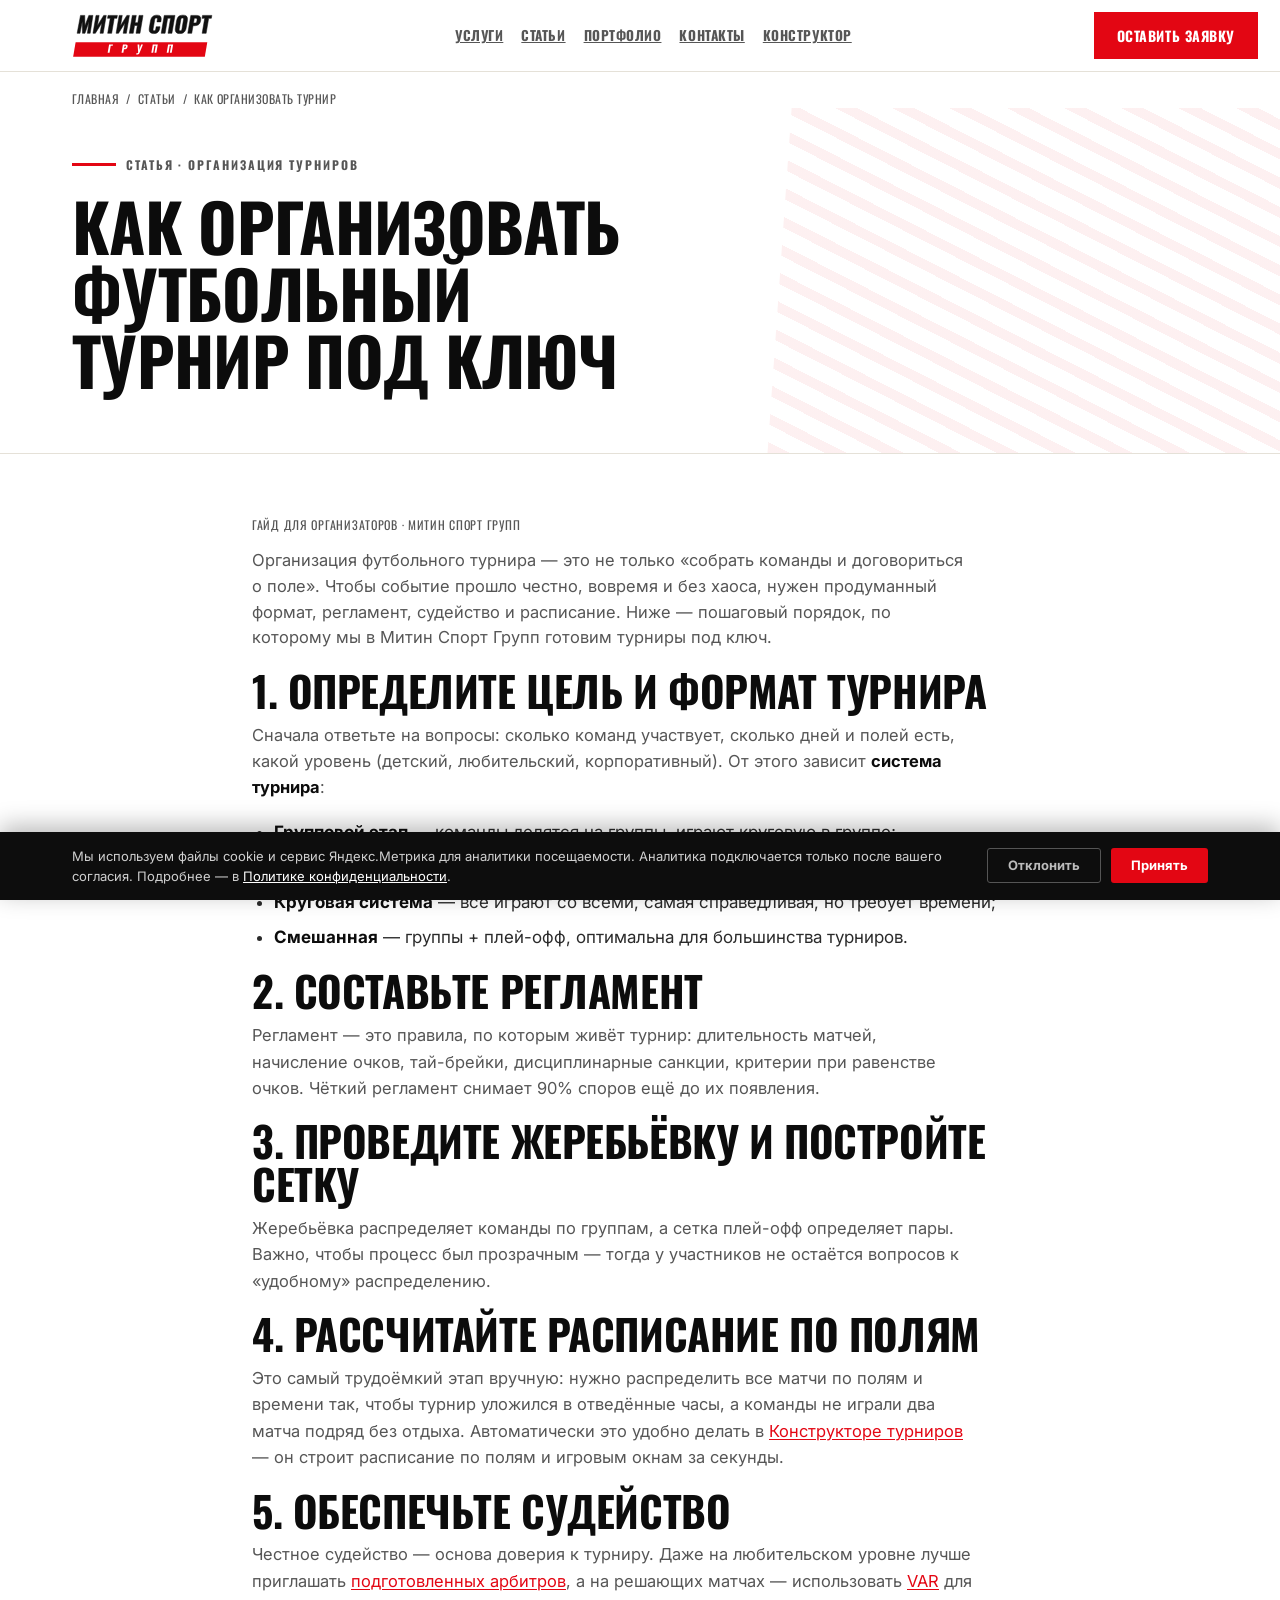
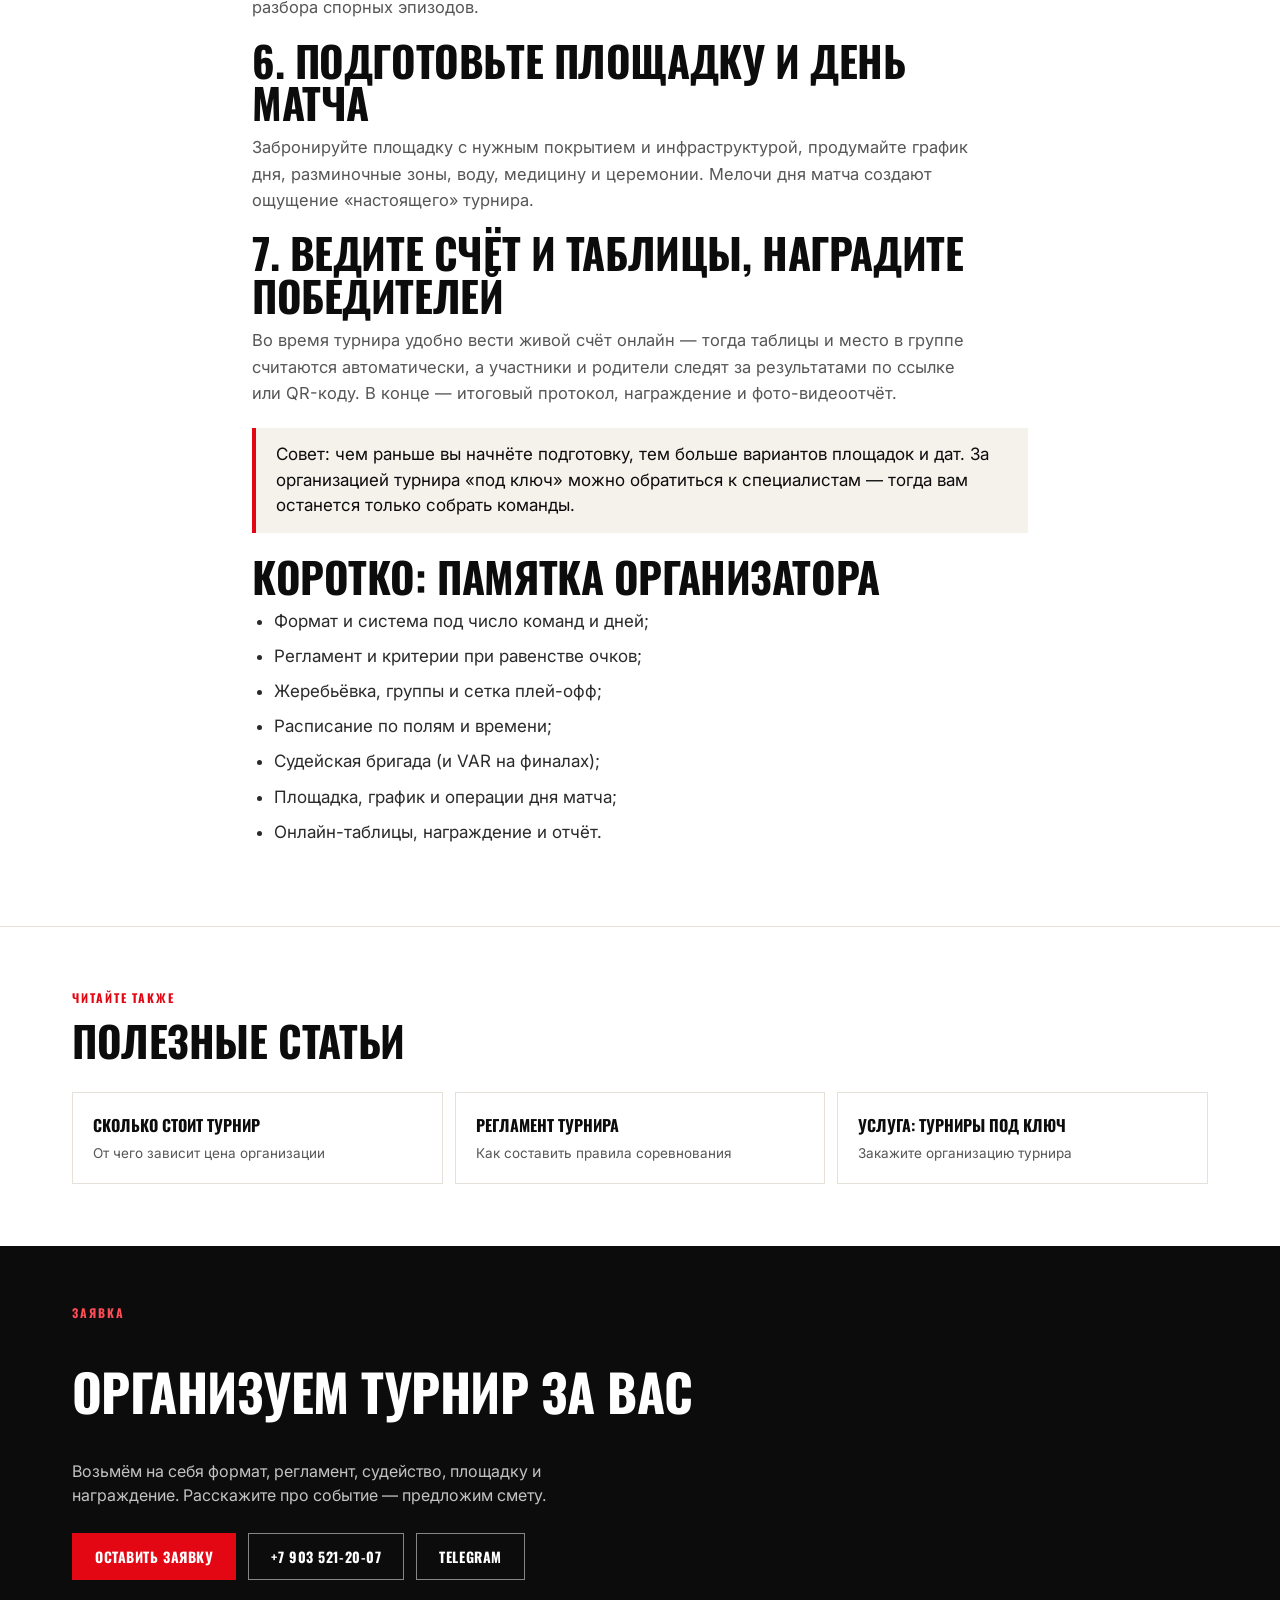
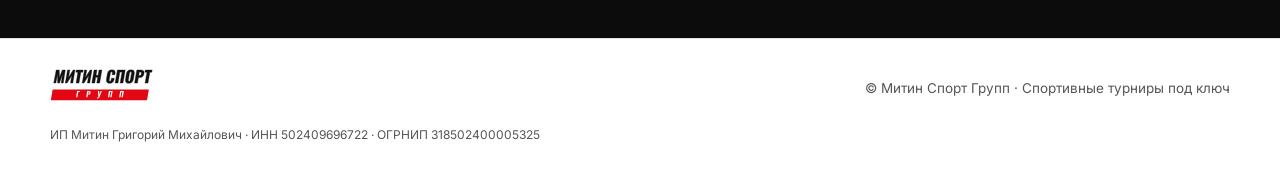
<file: statyi/kak-organizovat-futbolnyy-turnir/index.html>
<!DOCTYPE html>
<html lang="ru">
<head>
  <meta charset="UTF-8" />
  <meta name="viewport" content="width=device-width, initial-scale=1.0" />
  <!-- Cookie consent + gated Yandex.Metrika -->
  <script src="/assets/cookie-consent.js" defer></script>
  <title>Как организовать футбольный турнир под ключ: пошаговый гайд — Митин Спорт Групп</title>
  <meta name="description" content="Как организовать футбольный турнир: выбор формата и системы, регламент, жеребьёвка и сетка, расписание по полям, судейство, площадка и награждение. Пошаговая инструкция от организаторов MSG." />
  <meta name="robots" content="index, follow" />
  <link rel="canonical" href="https://mitinsport.ru/statyi/kak-organizovat-futbolnyy-turnir/" />
  <meta property="og:title" content="Как организовать футбольный турнир под ключ: пошаговый гайд" />
  <meta property="og:description" content="Формат, регламент, жеребьёвка, расписание, судейство и награждение — пошаговая инструкция по организации футбольного турнира." />
  <meta property="og:type" content="article" />
  <meta property="og:url" content="https://mitinsport.ru/statyi/kak-organizovat-futbolnyy-turnir/" />
  <meta property="og:site_name" content="Митин Спорт Групп" />
  <meta property="og:image" content="https://mitinsport.ru/assets/champ2026-4.jpg" />
  <meta property="og:locale" content="ru_RU" />
  <meta name="twitter:card" content="summary_large_image" />
  <meta name="theme-color" content="#e30613" />
  <link rel="icon" href="/favicon.ico" sizes="any" />
  <link rel="icon" type="image/png" sizes="32x32" href="/assets/favicon-32.png" />
  <link rel="apple-touch-icon" href="/assets/apple-touch-icon.png" />
  <script type="application/ld+json">
  {
    "@context": "https://schema.org",
    "@graph": [
      { "@type": "Article", "headline": "Как организовать футбольный турнир под ключ: пошаговый гайд", "description": "Пошаговая инструкция по организации футбольного турнира: формат, регламент, жеребьёвка, расписание, судейство и награждение.", "author": { "@type": "Organization", "name": "Митин Спорт Групп" }, "publisher": { "@type": "Organization", "name": "Митин Спорт Групп", "logo": { "@type": "ImageObject", "url": "https://mitinsport.ru/assets/logo-ru.png" } }, "mainEntityOfPage": "https://mitinsport.ru/statyi/kak-organizovat-futbolnyy-turnir/", "image": "https://mitinsport.ru/assets/champ2026-4.jpg" },
      { "@type": "BreadcrumbList", "itemListElement": [ { "@type": "ListItem", "position": 1, "name": "Главная", "item": "https://mitinsport.ru/" }, { "@type": "ListItem", "position": 2, "name": "Статьи", "item": "https://mitinsport.ru/statyi/" }, { "@type": "ListItem", "position": 3, "name": "Как организовать футбольный турнир", "item": "https://mitinsport.ru/statyi/kak-organizovat-futbolnyy-turnir/" } ] }
    ]
  }
  </script>
  <link rel="preconnect" href="https://fonts.googleapis.com" />
  <link rel="preconnect" href="https://fonts.gstatic.com" crossorigin />
  <link href="https://fonts.googleapis.com/css2?family=Oswald:wght@500;600;700&family=Inter:wght@400;500;600;700&display=swap" rel="stylesheet" />
  <link rel="stylesheet" href="/assets/inner.css" />
</head>
<body>
  <header class="site-header">
    <div class="nav">
      <a class="brand" href="/"><img class="wm" src="/assets/logo-ru.svg" alt="Митин Спорт Групп" /></a>
      <nav class="nav-links"><a href="/#services">Услуги</a><a href="/statyi/">Статьи</a><a href="/#portfolio">Портфолио</a><a href="/#contact">Контакты</a><a href="https://mitinsport.ru/constructor/" target="_blank" rel="noopener">Конструктор</a></nav>
      <a class="btn btn-red" href="/#contact">Оставить заявку</a>
    </div>
  </header>

  <main>
    <div class="wrap"><nav class="crumbs" aria-label="Хлебные крошки"><a href="/">Главная</a> &nbsp;/&nbsp; <a href="/statyi/">Статьи</a> &nbsp;/&nbsp; Как организовать турнир</nav></div>

    <section class="hero">
      <div class="wrap">
        <div class="eyebrow">Статья · Организация турниров</div>
        <h1>Как организовать футбольный турнир под ключ</h1>
      </div>
    </section>

    <section class="block">
      <div class="wrap article">
        <div class="meta-line">Гайд для организаторов · Митин Спорт Групп</div>
        <p class="lead-p">Организация футбольного турнира — это не только «собрать команды и договориться о поле». Чтобы событие прошло честно, вовремя и без хаоса, нужен продуманный формат, регламент, судейство и расписание. Ниже — пошаговый порядок, по которому мы в Митин Спорт Групп готовим турниры под ключ.</p>

        <h2>1. Определите цель и формат турнира</h2>
        <p>Сначала ответьте на вопросы: сколько команд участвует, сколько дней и полей есть, какой уровень (детский, любительский, корпоративный). От этого зависит <strong>система турнира</strong>:</p>
        <ul>
          <li><strong>Групповой этап</strong> — команды делятся на группы, играют круговую в группе;</li>
          <li><strong>Плей-офф (олимпийка)</strong> — на вылет, быстро определяет победителя;</li>
          <li><strong>Круговая система</strong> — все играют со всеми, самая справедливая, но требует времени;</li>
          <li><strong>Смешанная</strong> — группы + плей-офф, оптимальна для большинства турниров.</li>
        </ul>

        <h2>2. Составьте регламент</h2>
        <p>Регламент — это правила, по которым живёт турнир: длительность матчей, начисление очков, тай-брейки, дисциплинарные санкции, критерии при равенстве очков. Чёткий регламент снимает 90% споров ещё до их появления.</p>

        <h2>3. Проведите жеребьёвку и постройте сетку</h2>
        <p>Жеребьёвка распределяет команды по группам, а сетка плей-офф определяет пары. Важно, чтобы процесс был прозрачным — тогда у участников не остаётся вопросов к «удобному» распределению.</p>

        <h2>4. Рассчитайте расписание по полям</h2>
        <p>Это самый трудоёмкий этап вручную: нужно распределить все матчи по полям и времени так, чтобы турнир уложился в отведённые часы, а команды не играли два матча подряд без отдыха. Автоматически это удобно делать в <a href="https://mitinsport.ru/constructor/" target="_blank" rel="noopener">Конструкторе турниров</a> — он строит расписание по полям и игровым окнам за секунды.</p>

        <h2>5. Обеспечьте судейство</h2>
        <p>Честное судейство — основа доверия к турниру. Даже на любительском уровне лучше приглашать <a href="/sudeystvo-futbolnyh-matchey/">подготовленных арбитров</a>, а на решающих матчах — использовать <a href="/var-soprovozhdenie/">VAR</a> для разбора спорных эпизодов.</p>

        <h2>6. Подготовьте площадку и день матча</h2>
        <p>Забронируйте площадку с нужным покрытием и инфраструктурой, продумайте график дня, разминочные зоны, воду, медицину и церемонии. Мелочи дня матча создают ощущение «настоящего» турнира.</p>

        <h2>7. Ведите счёт и таблицы, наградите победителей</h2>
        <p>Во время турнира удобно вести живой счёт онлайн — тогда таблицы и место в группе считаются автоматически, а участники и родители следят за результатами по ссылке или QR-коду. В конце — итоговый протокол, награждение и фото-видеоотчёт.</p>

        <blockquote>Совет: чем раньше вы начнёте подготовку, тем больше вариантов площадок и дат. За организацией турнира «под ключ» можно обратиться к специалистам — тогда вам останется только собрать команды.</blockquote>

        <h2>Коротко: памятка организатора</h2>
        <ul>
          <li>Формат и система под число команд и дней;</li>
          <li>Регламент и критерии при равенстве очков;</li>
          <li>Жеребьёвка, группы и сетка плей-офф;</li>
          <li>Расписание по полям и времени;</li>
          <li>Судейская бригада (и VAR на финалах);</li>
          <li>Площадка, график и операции дня матча;</li>
          <li>Онлайн-таблицы, награждение и отчёт.</li>
        </ul>
      </div>
    </section>

    <section class="block">
      <div class="wrap">
        <div class="kick">Читайте также</div>
        <h2>Полезные статьи</h2>
        <div class="related">
          <a href="/statyi/skolko-stoit-futbolnyy-turnir/"><b>Сколько стоит турнир</b><span>От чего зависит цена организации</span></a>
          <a href="/statyi/reglament-futbolnogo-turnira/"><b>Регламент турнира</b><span>Как составить правила соревнования</span></a>
          <a href="/organizaciya-futbolnyh-turnirov/"><b>Услуга: турниры под ключ</b><span>Закажите организацию турнира</span></a>
        </div>
      </div>
    </section>

    <section class="cta">
      <div class="wrap">
        <div class="kick" style="color:#ff4d57">Заявка</div>
        <h2>Организуем турнир за вас</h2>
        <p>Возьмём на себя формат, регламент, судейство, площадку и награждение. Расскажите про событие — предложим смету.</p>
        <div class="cta-row">
          <a class="btn btn-red" href="/#contact">Оставить заявку</a>
          <a class="btn btn-ghost" href="tel:+79035212007">+7 903 521-20-07</a>
          <a class="btn btn-ghost" href="https://t.me/mitinref" target="_blank" rel="noopener">Telegram</a>
        </div>
      </div>
    </section>
  </main>

  <footer><div class="in"><a href="/"><img src="/assets/logo-ru.svg" alt="Митин Спорт Групп" /></a><span>© Митин Спорт Групп · Спортивные турниры под ключ</span><span class="req">ИП Митин Григорий Михайлович · ИНН 502409696722 · ОГРНИП 318502400005325</span></div></footer>

  <script>
    (function () {
      var ID = 110599203;
      var goal = function (name) { try { if (typeof ym === 'function') ym(ID, 'reachGoal', name); } catch (e) {} try { if (typeof gtag === 'function') gtag('event', name); } catch (e) {} };
      document.addEventListener('click', function (e) {
        var a = e.target.closest && e.target.closest('a'); if (!a) return;
        var href = (a.getAttribute('href') || '').toLowerCase();
        if (href.indexOf('tel:') === 0) goal('call');
        else if (href.indexOf('mailto:') === 0) goal('email');
        else if (href.indexOf('t.me/') > -1) goal('telegram');
        else if (href.indexOf('wa.me/') > -1) goal('whatsapp');
        else if (href.indexOf('max.ru') > -1) goal('max');
        else if (href.indexOf('/constructor') > -1) goal('constructor');
      }, true);
    })();
  </script>
</body>
</html>
</file>
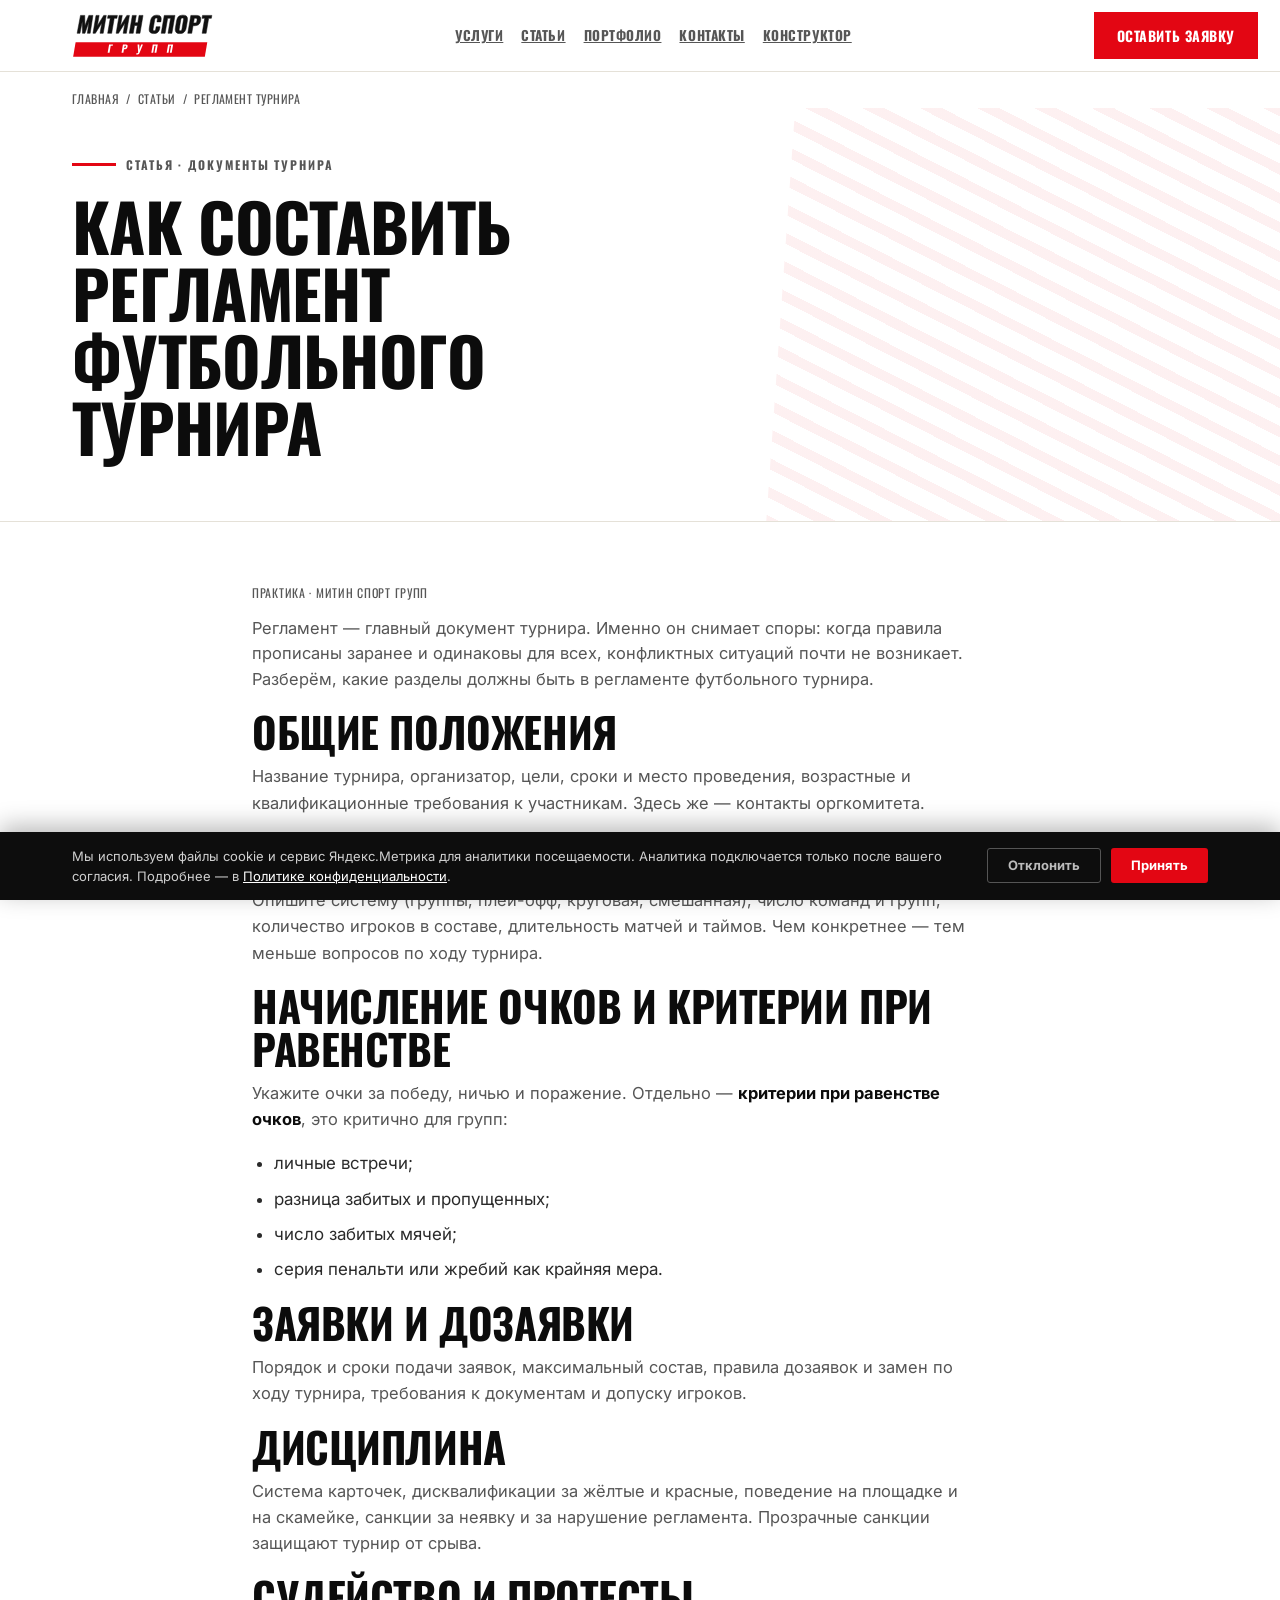
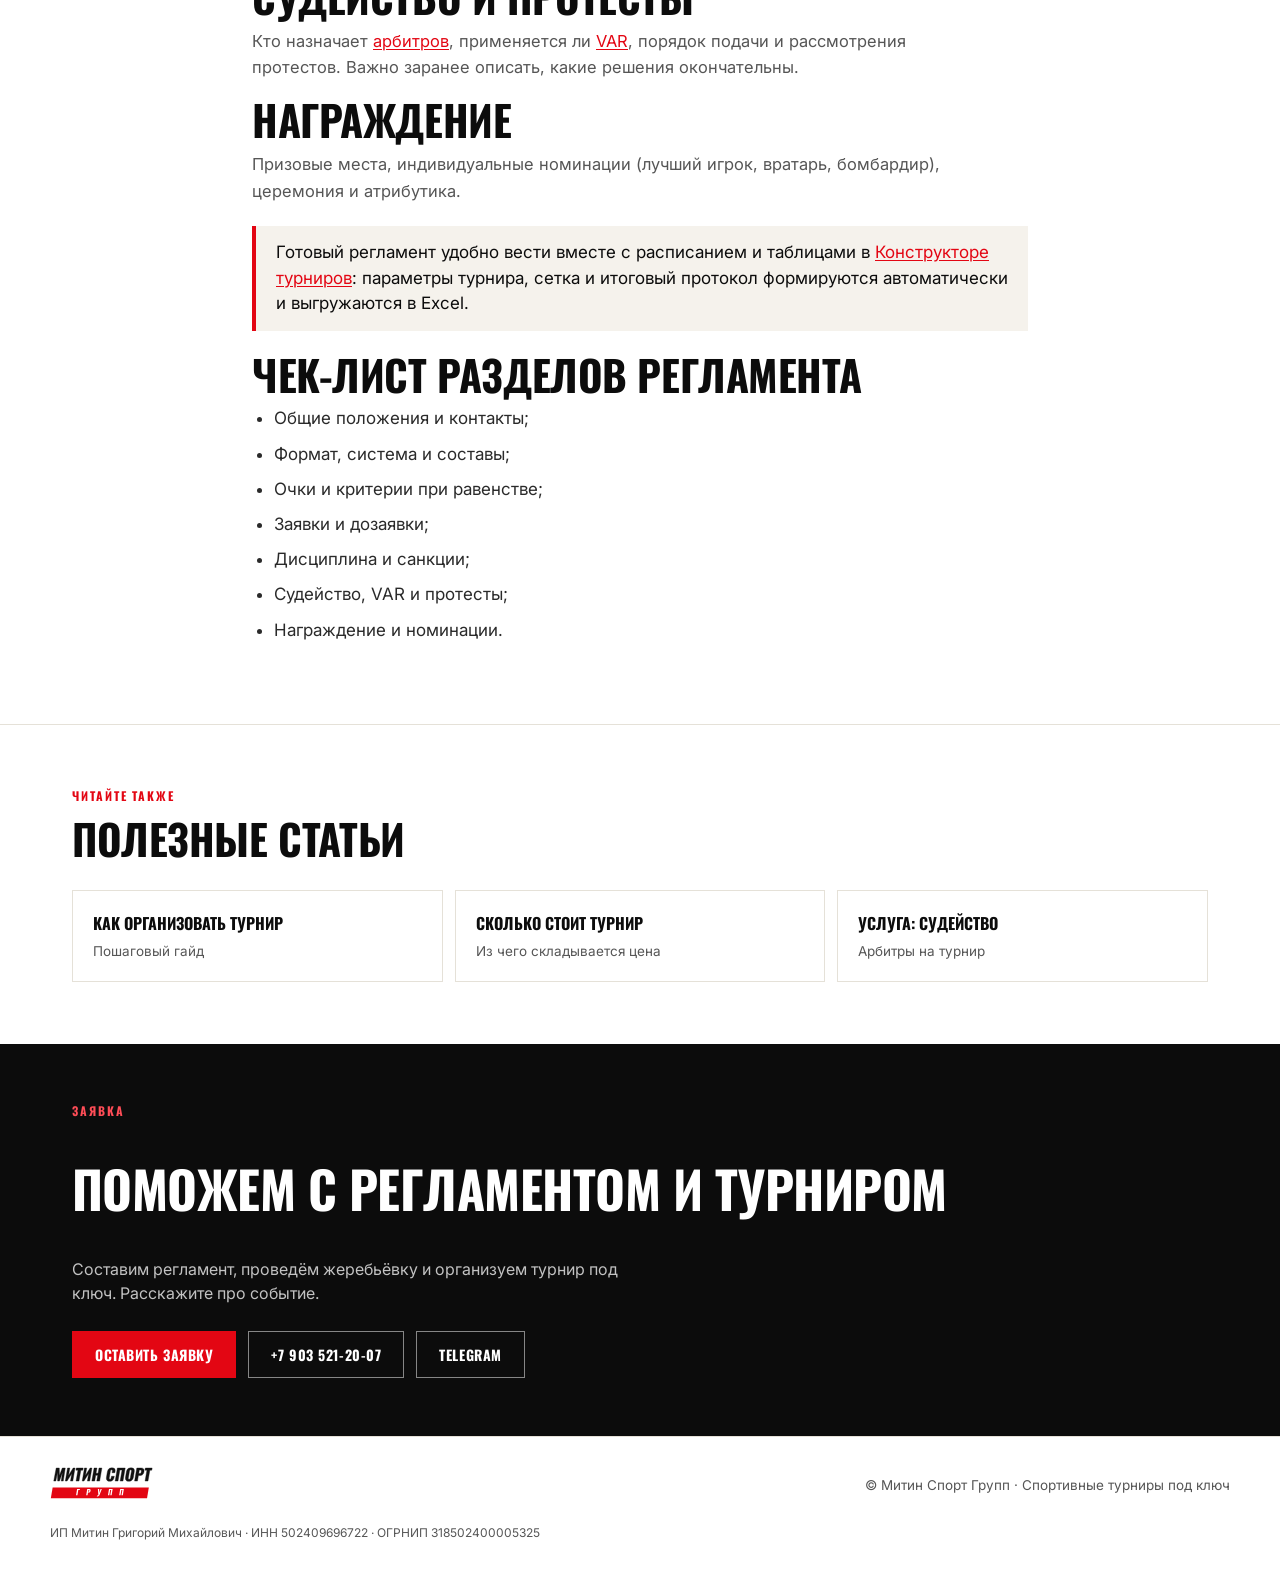
<file: statyi/reglament-futbolnogo-turnira/index.html>
<!DOCTYPE html>
<html lang="ru">
<head>
  <meta charset="UTF-8" />
  <meta name="viewport" content="width=device-width, initial-scale=1.0" />
  <!-- Cookie consent + gated Yandex.Metrika -->
  <script src="/assets/cookie-consent.js" defer></script>
  <title>Как составить регламент футбольного турнира: что включить — Митин Спорт Групп</title>
  <meta name="description" content="Как составить регламент футбольного турнира: структура документа, система и очки, критерии при равенстве, дисциплина, дозаявки и протесты. Готовый список разделов регламента." />
  <meta name="robots" content="index, follow" />
  <link rel="canonical" href="https://mitinsport.ru/statyi/reglament-futbolnogo-turnira/" />
  <meta property="og:title" content="Как составить регламент футбольного турнира" />
  <meta property="og:description" content="Структура регламента: система и очки, критерии при равенстве, дисциплина, дозаявки и протесты. Чек-лист разделов." />
  <meta property="og:type" content="article" />
  <meta property="og:url" content="https://mitinsport.ru/statyi/reglament-futbolnogo-turnira/" />
  <meta property="og:site_name" content="Митин Спорт Групп" />
  <meta property="og:image" content="https://mitinsport.ru/assets/battle-refs-awards.jpg" />
  <meta property="og:locale" content="ru_RU" />
  <meta name="twitter:card" content="summary_large_image" />
  <meta name="theme-color" content="#e30613" />
  <link rel="icon" href="/favicon.ico" sizes="any" />
  <link rel="icon" type="image/png" sizes="32x32" href="/assets/favicon-32.png" />
  <link rel="apple-touch-icon" href="/assets/apple-touch-icon.png" />
  <script type="application/ld+json">
  {
    "@context": "https://schema.org",
    "@graph": [
      { "@type": "Article", "headline": "Как составить регламент футбольного турнира", "description": "Структура регламента турнира: система и очки, критерии при равенстве, дисциплина, дозаявки и протесты.", "author": { "@type": "Organization", "name": "Митин Спорт Групп" }, "publisher": { "@type": "Organization", "name": "Митин Спорт Групп", "logo": { "@type": "ImageObject", "url": "https://mitinsport.ru/assets/logo-ru.png" } }, "mainEntityOfPage": "https://mitinsport.ru/statyi/reglament-futbolnogo-turnira/", "image": "https://mitinsport.ru/assets/battle-refs-awards.jpg" },
      { "@type": "BreadcrumbList", "itemListElement": [ { "@type": "ListItem", "position": 1, "name": "Главная", "item": "https://mitinsport.ru/" }, { "@type": "ListItem", "position": 2, "name": "Статьи", "item": "https://mitinsport.ru/statyi/" }, { "@type": "ListItem", "position": 3, "name": "Регламент турнира", "item": "https://mitinsport.ru/statyi/reglament-futbolnogo-turnira/" } ] }
    ]
  }
  </script>
  <link rel="preconnect" href="https://fonts.googleapis.com" />
  <link rel="preconnect" href="https://fonts.gstatic.com" crossorigin />
  <link href="https://fonts.googleapis.com/css2?family=Oswald:wght@500;600;700&family=Inter:wght@400;500;600;700&display=swap" rel="stylesheet" />
  <link rel="stylesheet" href="/assets/inner.css" />
</head>
<body>
  <header class="site-header">
    <div class="nav">
      <a class="brand" href="/"><img class="wm" src="/assets/logo-ru.svg" alt="Митин Спорт Групп" /></a>
      <nav class="nav-links"><a href="/#services">Услуги</a><a href="/statyi/">Статьи</a><a href="/#portfolio">Портфолио</a><a href="/#contact">Контакты</a><a href="https://mitinsport.ru/constructor/" target="_blank" rel="noopener">Конструктор</a></nav>
      <a class="btn btn-red" href="/#contact">Оставить заявку</a>
    </div>
  </header>

  <main>
    <div class="wrap"><nav class="crumbs" aria-label="Хлебные крошки"><a href="/">Главная</a> &nbsp;/&nbsp; <a href="/statyi/">Статьи</a> &nbsp;/&nbsp; Регламент турнира</nav></div>

    <section class="hero">
      <div class="wrap">
        <div class="eyebrow">Статья · Документы турнира</div>
        <h1>Как составить регламент футбольного турнира</h1>
      </div>
    </section>

    <section class="block">
      <div class="wrap article">
        <div class="meta-line">Практика · Митин Спорт Групп</div>
        <p class="lead-p">Регламент — главный документ турнира. Именно он снимает споры: когда правила прописаны заранее и одинаковы для всех, конфликтных ситуаций почти не возникает. Разберём, какие разделы должны быть в регламенте футбольного турнира.</p>

        <h2>Общие положения</h2>
        <p>Название турнира, организатор, цели, сроки и место проведения, возрастные и квалификационные требования к участникам. Здесь же — контакты оргкомитета.</p>

        <h2>Формат и система проведения</h2>
        <p>Опишите систему (группы, плей-офф, круговая, смешанная), число команд и групп, количество игроков в составе, длительность матчей и таймов. Чем конкретнее — тем меньше вопросов по ходу турнира.</p>

        <h2>Начисление очков и критерии при равенстве</h2>
        <p>Укажите очки за победу, ничью и поражение. Отдельно — <strong>критерии при равенстве очков</strong>, это критично для групп:</p>
        <ul>
          <li>личные встречи;</li>
          <li>разница забитых и пропущенных;</li>
          <li>число забитых мячей;</li>
          <li>серия пенальти или жребий как крайняя мера.</li>
        </ul>

        <h2>Заявки и дозаявки</h2>
        <p>Порядок и сроки подачи заявок, максимальный состав, правила дозаявок и замен по ходу турнира, требования к документам и допуску игроков.</p>

        <h2>Дисциплина</h2>
        <p>Система карточек, дисквалификации за жёлтые и красные, поведение на площадке и на скамейке, санкции за неявку и за нарушение регламента. Прозрачные санкции защищают турнир от срыва.</p>

        <h2>Судейство и протесты</h2>
        <p>Кто назначает <a href="/sudeystvo-futbolnyh-matchey/">арбитров</a>, применяется ли <a href="/var-soprovozhdenie/">VAR</a>, порядок подачи и рассмотрения протестов. Важно заранее описать, какие решения окончательны.</p>

        <h2>Награждение</h2>
        <p>Призовые места, индивидуальные номинации (лучший игрок, вратарь, бомбардир), церемония и атрибутика.</p>

        <blockquote>Готовый регламент удобно вести вместе с расписанием и таблицами в <a href="https://mitinsport.ru/constructor/" target="_blank" rel="noopener">Конструкторе турниров</a>: параметры турнира, сетка и итоговый протокол формируются автоматически и выгружаются в Excel.</blockquote>

        <h2>Чек-лист разделов регламента</h2>
        <ul>
          <li>Общие положения и контакты;</li>
          <li>Формат, система и составы;</li>
          <li>Очки и критерии при равенстве;</li>
          <li>Заявки и дозаявки;</li>
          <li>Дисциплина и санкции;</li>
          <li>Судейство, VAR и протесты;</li>
          <li>Награждение и номинации.</li>
        </ul>
      </div>
    </section>

    <section class="block">
      <div class="wrap">
        <div class="kick">Читайте также</div>
        <h2>Полезные статьи</h2>
        <div class="related">
          <a href="/statyi/kak-organizovat-futbolnyy-turnir/"><b>Как организовать турнир</b><span>Пошаговый гайд</span></a>
          <a href="/statyi/skolko-stoit-futbolnyy-turnir/"><b>Сколько стоит турнир</b><span>Из чего складывается цена</span></a>
          <a href="/sudeystvo-futbolnyh-matchey/"><b>Услуга: судейство</b><span>Арбитры на турнир</span></a>
        </div>
      </div>
    </section>

    <section class="cta">
      <div class="wrap">
        <div class="kick" style="color:#ff4d57">Заявка</div>
        <h2>Поможем с регламентом и турниром</h2>
        <p>Составим регламент, проведём жеребьёвку и организуем турнир под ключ. Расскажите про событие.</p>
        <div class="cta-row">
          <a class="btn btn-red" href="/#contact">Оставить заявку</a>
          <a class="btn btn-ghost" href="tel:+79035212007">+7 903 521-20-07</a>
          <a class="btn btn-ghost" href="https://t.me/mitinref" target="_blank" rel="noopener">Telegram</a>
        </div>
      </div>
    </section>
  </main>

  <footer><div class="in"><a href="/"><img src="/assets/logo-ru.svg" alt="Митин Спорт Групп" /></a><span>© Митин Спорт Групп · Спортивные турниры под ключ</span><span class="req">ИП Митин Григорий Михайлович · ИНН 502409696722 · ОГРНИП 318502400005325</span></div></footer>

  <script>
    (function () {
      var ID = 110599203;
      var goal = function (name) { try { if (typeof ym === 'function') ym(ID, 'reachGoal', name); } catch (e) {} try { if (typeof gtag === 'function') gtag('event', name); } catch (e) {} };
      document.addEventListener('click', function (e) {
        var a = e.target.closest && e.target.closest('a'); if (!a) return;
        var href = (a.getAttribute('href') || '').toLowerCase();
        if (href.indexOf('tel:') === 0) goal('call');
        else if (href.indexOf('mailto:') === 0) goal('email');
        else if (href.indexOf('t.me/') > -1) goal('telegram');
        else if (href.indexOf('wa.me/') > -1) goal('whatsapp');
        else if (href.indexOf('max.ru') > -1) goal('max');
        else if (href.indexOf('/constructor') > -1) goal('constructor');
      }, true);
    })();
  </script>
</body>
</html>
</file>
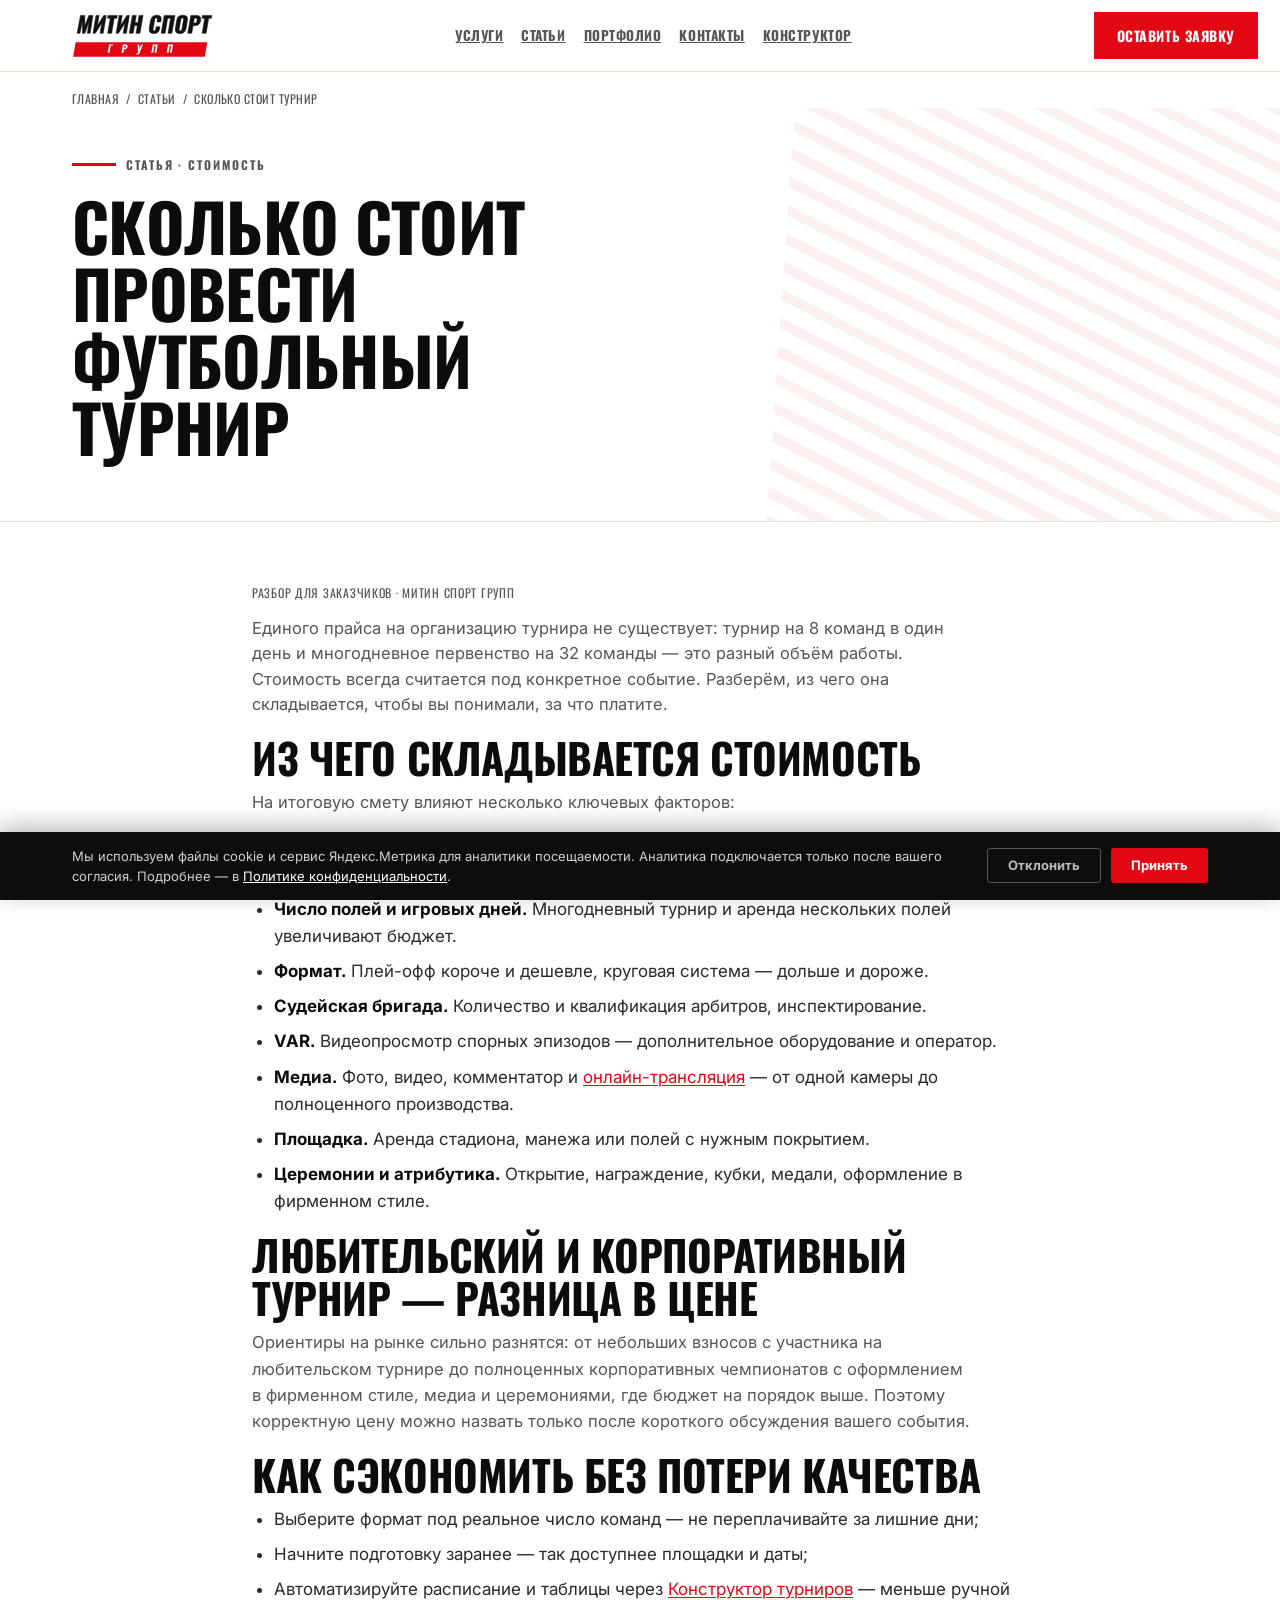
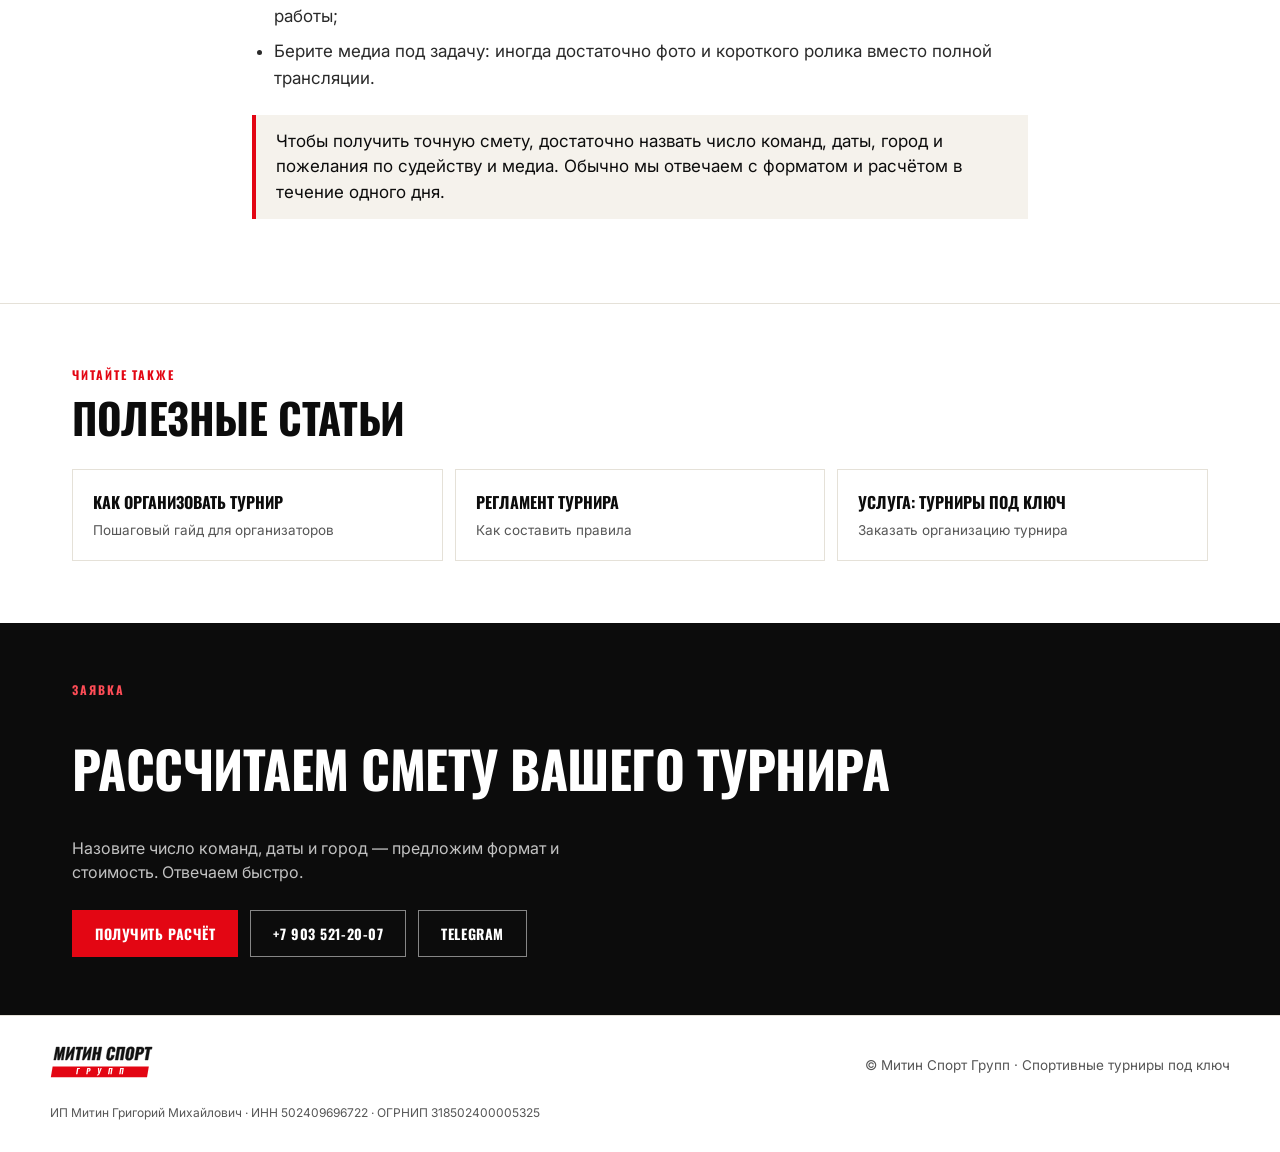
<file: statyi/skolko-stoit-futbolnyy-turnir/index.html>
<!DOCTYPE html>
<html lang="ru">
<head>
  <meta charset="UTF-8" />
  <meta name="viewport" content="width=device-width, initial-scale=1.0" />
  <!-- Cookie consent + gated Yandex.Metrika -->
  <script src="/assets/cookie-consent.js" defer></script>
  <title>Сколько стоит провести футбольный турнир: из чего складывается цена — Митин Спорт Групп</title>
  <meta name="description" content="Сколько стоит организовать футбольный турнир: от чего зависит стоимость — число команд и матчей, поля и дни, судейство, VAR, медиа, площадка и награждение. Как рассчитать смету." />
  <meta name="robots" content="index, follow" />
  <link rel="canonical" href="https://mitinsport.ru/statyi/skolko-stoit-futbolnyy-turnir/" />
  <meta property="og:title" content="Сколько стоит провести футбольный турнир" />
  <meta property="og:description" content="Из чего складывается стоимость организации футбольного турнира и как рассчитать смету под ваше событие." />
  <meta property="og:type" content="article" />
  <meta property="og:url" content="https://mitinsport.ru/statyi/skolko-stoit-futbolnyy-turnir/" />
  <meta property="og:site_name" content="Митин Спорт Групп" />
  <meta property="og:image" content="https://mitinsport.ru/assets/superheroes-trophy.jpg" />
  <meta property="og:locale" content="ru_RU" />
  <meta name="twitter:card" content="summary_large_image" />
  <meta name="theme-color" content="#e30613" />
  <link rel="icon" href="/favicon.ico" sizes="any" />
  <link rel="icon" type="image/png" sizes="32x32" href="/assets/favicon-32.png" />
  <link rel="apple-touch-icon" href="/assets/apple-touch-icon.png" />
  <script type="application/ld+json">
  {
    "@context": "https://schema.org",
    "@graph": [
      { "@type": "Article", "headline": "Сколько стоит провести футбольный турнир", "description": "Из чего складывается стоимость организации футбольного турнира и как рассчитать смету.", "author": { "@type": "Organization", "name": "Митин Спорт Групп" }, "publisher": { "@type": "Organization", "name": "Митин Спорт Групп", "logo": { "@type": "ImageObject", "url": "https://mitinsport.ru/assets/logo-ru.png" } }, "mainEntityOfPage": "https://mitinsport.ru/statyi/skolko-stoit-futbolnyy-turnir/", "image": "https://mitinsport.ru/assets/superheroes-trophy.jpg" },
      { "@type": "BreadcrumbList", "itemListElement": [ { "@type": "ListItem", "position": 1, "name": "Главная", "item": "https://mitinsport.ru/" }, { "@type": "ListItem", "position": 2, "name": "Статьи", "item": "https://mitinsport.ru/statyi/" }, { "@type": "ListItem", "position": 3, "name": "Сколько стоит турнир", "item": "https://mitinsport.ru/statyi/skolko-stoit-futbolnyy-turnir/" } ] }
    ]
  }
  </script>
  <link rel="preconnect" href="https://fonts.googleapis.com" />
  <link rel="preconnect" href="https://fonts.gstatic.com" crossorigin />
  <link href="https://fonts.googleapis.com/css2?family=Oswald:wght@500;600;700&family=Inter:wght@400;500;600;700&display=swap" rel="stylesheet" />
  <link rel="stylesheet" href="/assets/inner.css" />
</head>
<body>
  <header class="site-header">
    <div class="nav">
      <a class="brand" href="/"><img class="wm" src="/assets/logo-ru.svg" alt="Митин Спорт Групп" /></a>
      <nav class="nav-links"><a href="/#services">Услуги</a><a href="/statyi/">Статьи</a><a href="/#portfolio">Портфолио</a><a href="/#contact">Контакты</a><a href="https://mitinsport.ru/constructor/" target="_blank" rel="noopener">Конструктор</a></nav>
      <a class="btn btn-red" href="/#contact">Оставить заявку</a>
    </div>
  </header>

  <main>
    <div class="wrap"><nav class="crumbs" aria-label="Хлебные крошки"><a href="/">Главная</a> &nbsp;/&nbsp; <a href="/statyi/">Статьи</a> &nbsp;/&nbsp; Сколько стоит турнир</nav></div>

    <section class="hero">
      <div class="wrap">
        <div class="eyebrow">Статья · Стоимость</div>
        <h1>Сколько стоит провести футбольный турнир</h1>
      </div>
    </section>

    <section class="block">
      <div class="wrap article">
        <div class="meta-line">Разбор для заказчиков · Митин Спорт Групп</div>
        <p class="lead-p">Единого прайса на организацию турнира не существует: турнир на 8 команд в один день и многодневное первенство на 32 команды — это разный объём работы. Стоимость всегда считается под конкретное событие. Разберём, из чего она складывается, чтобы вы понимали, за что платите.</p>

        <h2>Из чего складывается стоимость</h2>
        <p>На итоговую смету влияют несколько ключевых факторов:</p>
        <ul>
          <li><strong>Количество команд и матчей.</strong> Чем больше участников, тем больше игр, судей и времени.</li>
          <li><strong>Число полей и игровых дней.</strong> Многодневный турнир и аренда нескольких полей увеличивают бюджет.</li>
          <li><strong>Формат.</strong> Плей-офф короче и дешевле, круговая система — дольше и дороже.</li>
          <li><strong>Судейская бригада.</strong> Количество и квалификация арбитров, инспектирование.</li>
          <li><strong>VAR.</strong> Видеопросмотр спорных эпизодов — дополнительное оборудование и оператор.</li>
          <li><strong>Медиа.</strong> Фото, видео, комментатор и <a href="/translyacii-matchey/">онлайн-трансляция</a> — от одной камеры до полноценного производства.</li>
          <li><strong>Площадка.</strong> Аренда стадиона, манежа или полей с нужным покрытием.</li>
          <li><strong>Церемонии и атрибутика.</strong> Открытие, награждение, кубки, медали, оформление в фирменном стиле.</li>
        </ul>

        <h2>Любительский и корпоративный турнир — разница в цене</h2>
        <p>Ориентиры на рынке сильно разнятся: от небольших взносов с участника на любительском турнире до полноценных корпоративных чемпионатов с оформлением в фирменном стиле, медиа и церемониями, где бюджет на порядок выше. Поэтому корректную цену можно назвать только после короткого обсуждения вашего события.</p>

        <h2>Как сэкономить без потери качества</h2>
        <ul>
          <li>Выберите формат под реальное число команд — не переплачивайте за лишние дни;</li>
          <li>Начните подготовку заранее — так доступнее площадки и даты;</li>
          <li>Автоматизируйте расписание и таблицы через <a href="https://mitinsport.ru/constructor/" target="_blank" rel="noopener">Конструктор турниров</a> — меньше ручной работы;</li>
          <li>Берите медиа под задачу: иногда достаточно фото и короткого ролика вместо полной трансляции.</li>
        </ul>

        <blockquote>Чтобы получить точную смету, достаточно назвать число команд, даты, город и пожелания по судейству и медиа. Обычно мы отвечаем с форматом и расчётом в течение одного дня.</blockquote>
      </div>
    </section>

    <section class="block">
      <div class="wrap">
        <div class="kick">Читайте также</div>
        <h2>Полезные статьи</h2>
        <div class="related">
          <a href="/statyi/kak-organizovat-futbolnyy-turnir/"><b>Как организовать турнир</b><span>Пошаговый гайд для организаторов</span></a>
          <a href="/statyi/reglament-futbolnogo-turnira/"><b>Регламент турнира</b><span>Как составить правила</span></a>
          <a href="/organizaciya-futbolnyh-turnirov/"><b>Услуга: турниры под ключ</b><span>Заказать организацию турнира</span></a>
        </div>
      </div>
    </section>

    <section class="cta">
      <div class="wrap">
        <div class="kick" style="color:#ff4d57">Заявка</div>
        <h2>Рассчитаем смету вашего турнира</h2>
        <p>Назовите число команд, даты и город — предложим формат и стоимость. Отвечаем быстро.</p>
        <div class="cta-row">
          <a class="btn btn-red" href="/#contact">Получить расчёт</a>
          <a class="btn btn-ghost" href="tel:+79035212007">+7 903 521-20-07</a>
          <a class="btn btn-ghost" href="https://t.me/mitinref" target="_blank" rel="noopener">Telegram</a>
        </div>
      </div>
    </section>
  </main>

  <footer><div class="in"><a href="/"><img src="/assets/logo-ru.svg" alt="Митин Спорт Групп" /></a><span>© Митин Спорт Групп · Спортивные турниры под ключ</span><span class="req">ИП Митин Григорий Михайлович · ИНН 502409696722 · ОГРНИП 318502400005325</span></div></footer>

  <script>
    (function () {
      var ID = 110599203;
      var goal = function (name) { try { if (typeof ym === 'function') ym(ID, 'reachGoal', name); } catch (e) {} try { if (typeof gtag === 'function') gtag('event', name); } catch (e) {} };
      document.addEventListener('click', function (e) {
        var a = e.target.closest && e.target.closest('a'); if (!a) return;
        var href = (a.getAttribute('href') || '').toLowerCase();
        if (href.indexOf('tel:') === 0) goal('call');
        else if (href.indexOf('mailto:') === 0) goal('email');
        else if (href.indexOf('t.me/') > -1) goal('telegram');
        else if (href.indexOf('wa.me/') > -1) goal('whatsapp');
        else if (href.indexOf('max.ru') > -1) goal('max');
        else if (href.indexOf('/constructor') > -1) goal('constructor');
      }, true);
    })();
  </script>
</body>
</html>
</file>
<file: assets/inner.css>
/* Shared styles for MSG inner / SEO service pages (brand-consistent with homepage) */
:root {
  --bg: #ffffff; --paper: #f5f2ec; --ink: #0c0c0c; --muted: #565656;
  --line: #e5e1d8; --red: #e30613; --max: 1180px;
  --font-display: "Oswald", system-ui, sans-serif; --font-ui: "Oswald", system-ui, sans-serif;
  --font-body: "Inter", system-ui, sans-serif;
}
* { box-sizing: border-box; }
html { scroll-behavior: smooth; }
body { margin: 0; background: var(--bg); color: var(--ink); font-family: var(--font-body); line-height: 1.5; }
a { color: inherit; }
.wrap { max-width: var(--max); margin: 0 auto; padding: 0 22px; }
h1, h2, h3 { font-family: var(--font-display); font-weight: 700; text-transform: uppercase; letter-spacing: -.01em; line-height: 1.02; }

/* header */
.site-header { position: sticky; top: 0; z-index: 30; background: rgba(255,255,255,.9); backdrop-filter: blur(14px); border-bottom: 1px solid var(--line); }
.nav { max-width: 1440px; margin: 0 auto; padding: 12px 22px; display: flex; align-items: center; justify-content: space-between; gap: 18px; }
.brand { display: flex; align-items: center; gap: 12px; flex-shrink: 0; }
.brand img.em { height: 44px; width: auto; }
.brand img.wm { height: 26px; width: auto; }
.nav-links { display: flex; align-items: center; gap: 18px; font-family: var(--font-ui); font-size: 13.5px; font-weight: 700; letter-spacing: .04em; text-transform: uppercase; color: var(--muted); }
.nav-links a:hover { color: var(--ink); }
.btn { display: inline-flex; align-items: center; justify-content: center; text-align: center; font-family: var(--font-ui); font-weight: 700; letter-spacing: .04em; text-transform: uppercase; font-size: 14px; padding: 12px 22px; text-decoration: none; border: 1px solid transparent; transition: filter .2s, background .2s, color .2s, border-color .2s; cursor: pointer; }
.btn-red { background: var(--red); color: #fff; }
.btn-red:hover { filter: brightness(1.1); }
.btn-ghost { border-color: var(--line); color: var(--ink); background: transparent; }
.btn-ghost:hover { border-color: var(--ink); background: #faf9f7; }
@media (max-width: 1024px){ .nav-links { display: none; } }

/* breadcrumbs */
.crumbs { font-family: var(--font-ui); font-size: 12px; letter-spacing: .04em; text-transform: uppercase; color: var(--muted); padding: 18px 0 0; }
.crumbs a { color: var(--muted); text-decoration: none; }
.crumbs a:hover { color: var(--red); }

/* hero */
.hero { position: relative; overflow: hidden; padding: 40px 22px 60px; background: var(--bg); }
.hero::after { content:""; position:absolute; top:-40px; right:-60px; width:44%; height:150%; background: repeating-linear-gradient(23deg, var(--red) 0 10px, transparent 10px 26px); opacity:.06; transform: rotate(4deg); pointer-events:none; }
.eyebrow { display: inline-flex; align-items: center; gap: 10px; margin-bottom: 18px; font-family: var(--font-ui); color: var(--muted); font-size: 12px; font-weight: 700; letter-spacing: .16em; text-transform: uppercase; }
.eyebrow::before { content:""; width: 44px; height: 3px; background: var(--red); }
.hero h1 { margin: 0; font-size: clamp(34px, 5.4vw, 66px); max-width: 16ch; }
.hero .lead { max-width: 620px; margin: 22px 0 0; font-size: clamp(16px, 1.7vw, 20px); color: var(--muted); font-weight: 500; }
.hero-actions { display: flex; flex-wrap: wrap; gap: 12px; margin-top: 30px; }

section.block { padding: 62px 0; border-top: 1px solid var(--line); }
.kick { font-family: var(--font-ui); color: var(--red); font-size: 12px; font-weight: 700; letter-spacing: .16em; text-transform: uppercase; margin-bottom: 12px; }
section.block h2 { font-size: clamp(26px, 3.6vw, 42px); margin: 0 0 10px; }
section.block > .wrap > p { max-width: 720px; color: var(--muted); font-size: 16.5px; }
.prose p { max-width: 820px; margin: 0 0 16px; font-size: 16.5px; color: #333; }

.grid { display: grid; grid-template-columns: repeat(3, 1fr); gap: 1px; background: var(--line); border: 1px solid var(--line); margin-top: 30px; }
.grid.two { grid-template-columns: repeat(2, 1fr); }
.grid .cell { background: #fff; padding: 26px 22px; }
.grid .cell .n { font-family: var(--font-ui); font-weight: 700; color: var(--red); font-size: 13px; letter-spacing: .1em; }
.grid .cell h3 { font-size: 18px; margin: 12px 0 8px; }
.grid .cell p { margin: 0; color: var(--muted); font-size: 14.5px; }
@media (max-width: 860px){ .grid, .grid.two { grid-template-columns: 1fr; } }

.steps { display: grid; grid-template-columns: repeat(5, 1fr); gap: 14px; margin-top: 30px; }
.steps.four { grid-template-columns: repeat(4, 1fr); }
.step { border: 1px solid var(--line); padding: 22px 18px; background: var(--paper); }
.step .num { font-family: var(--font-display); font-weight: 700; font-size: 30px; color: var(--red); line-height: 1; }
.step h3 { font-size: 15px; margin: 12px 0 6px; }
.step p { margin: 0; font-size: 13.5px; color: var(--muted); }
@media (max-width: 900px){ .steps, .steps.four { grid-template-columns: 1fr 1fr; } }
@media (max-width: 520px){ .steps, .steps.four { grid-template-columns: 1fr; } }

.tags { display: flex; flex-wrap: wrap; gap: 10px; margin-top: 24px; }
.tags span { font-family: var(--font-ui); font-size: 13px; font-weight: 600; letter-spacing: .04em; text-transform: uppercase; color: var(--ink); border: 1px solid var(--line); padding: 9px 14px; background: #fff; }

.faq { margin-top: 26px; border-top: 1px solid var(--line); }
.faq details { border-bottom: 1px solid var(--line); padding: 18px 0; }
.faq summary { font-family: var(--font-ui); font-weight: 700; font-size: 17px; letter-spacing: -.01em; cursor: pointer; list-style: none; display: flex; justify-content: space-between; gap: 16px; }
.faq summary::-webkit-details-marker { display: none; }
.faq summary::after { content: "+"; color: var(--red); font-size: 22px; line-height: 1; }
.faq details[open] summary::after { content: "\2013"; }
.faq details p { margin: 14px 0 0; color: var(--muted); font-size: 15.5px; max-width: 820px; }

/* related services cross-links */
.related { display: grid; grid-template-columns: repeat(3, 1fr); gap: 12px; margin-top: 30px; }
.related a { border: 1px solid var(--line); padding: 20px; text-decoration: none; background: #fff; transition: border-color .2s, background .2s; }
.related a:hover { border-color: var(--red); background: #fdfbf8; }
.related a b { font-family: var(--font-ui); font-weight: 700; text-transform: uppercase; font-size: 16px; display: block; }
.related a span { color: var(--muted); font-size: 13.5px; display: block; margin-top: 6px; }
@media (max-width: 860px){ .related { grid-template-columns: 1fr; } }

.cta { background: var(--ink); color: #fff; padding: 58px 0; }
.cta h2 { color: #fff; font-size: clamp(28px, 4vw, 52px); }
.cta p { color: rgba(255,255,255,.75); max-width: 560px; margin: 12px 0 0; }
.cta-row { display: flex; flex-wrap: wrap; gap: 12px; margin-top: 26px; }
.cta .btn-ghost { border-color: rgba(255,255,255,.5); color: #fff; }
.cta .btn-ghost:hover { background: #fff; color: var(--ink); }

footer { padding: 30px 22px; border-top: 1px solid var(--line); color: var(--muted); font-size: 13.5px; }
footer .in { max-width: var(--max); margin: 0 auto; display: flex; flex-wrap: wrap; gap: 14px; align-items: center; justify-content: space-between; }
footer img { height: 24px; }

/* article body */
.article { max-width: 820px; }
.article p { font-size: 17px; line-height: 1.6; color: #2a2a2a; margin: 0 0 18px; }
.article h2 { font-size: clamp(24px, 3vw, 34px); margin: 40px 0 14px; }
.article h3 { font-size: 20px; margin: 28px 0 10px; text-transform: none; letter-spacing: -.01em; }
.article ul, .article ol { margin: 0 0 18px; padding-left: 22px; }
.article li { font-size: 17px; line-height: 1.6; color: #2a2a2a; margin: 0 0 8px; }
.article strong { color: var(--ink); }
.article a { color: var(--red); text-decoration: underline; text-underline-offset: 2px; }
.article .lead-p { font-size: 19px; line-height: 1.55; color: #444; }
.article blockquote { margin: 22px 0; padding: 14px 20px; border-left: 4px solid var(--red); background: var(--paper); font-size: 17px; }
.meta-line { font-family: var(--font-ui); font-size: 12px; letter-spacing: .06em; text-transform: uppercase; color: var(--muted); margin-bottom: 14px; }

/* article list (hub) */
.art-list { display: grid; grid-template-columns: repeat(2, 1fr); gap: 16px; margin-top: 30px; }
.art-card { border: 1px solid var(--line); padding: 26px; text-decoration: none; background: #fff; transition: border-color .2s, transform .2s, box-shadow .2s; display: block; }
.art-card:hover { border-color: var(--red); transform: translateY(-3px); box-shadow: 0 14px 30px rgba(0,0,0,.08); }
.art-card .tag { font-family: var(--font-ui); color: var(--red); font-size: 11px; font-weight: 700; letter-spacing: .12em; text-transform: uppercase; }
.art-card h3 { font-size: 21px; margin: 12px 0 8px; text-transform: none; letter-spacing: -.01em; line-height: 1.15; }
.art-card p { margin: 0; color: var(--muted); font-size: 14.5px; line-height: 1.5; }
@media (max-width: 760px){ .art-list { grid-template-columns: 1fr; } }

/* Русский логотип «Митин Спорт Групп»: сдвиг к левому краю контента (1180) + размеры */
.site-header .brand { margin-left: max(0px, calc((min(100vw, 1440px) - 1180px) / 2)); }
.site-header .brand img.wm { height: 44px; }
footer .in a img { height: 32px; }

/* Реквизиты ИП в подвале */
footer .in .req { flex-basis: 100%; margin-top: 6px; font-size: 12px; color: var(--muted); line-height: 1.5; }
</file>
